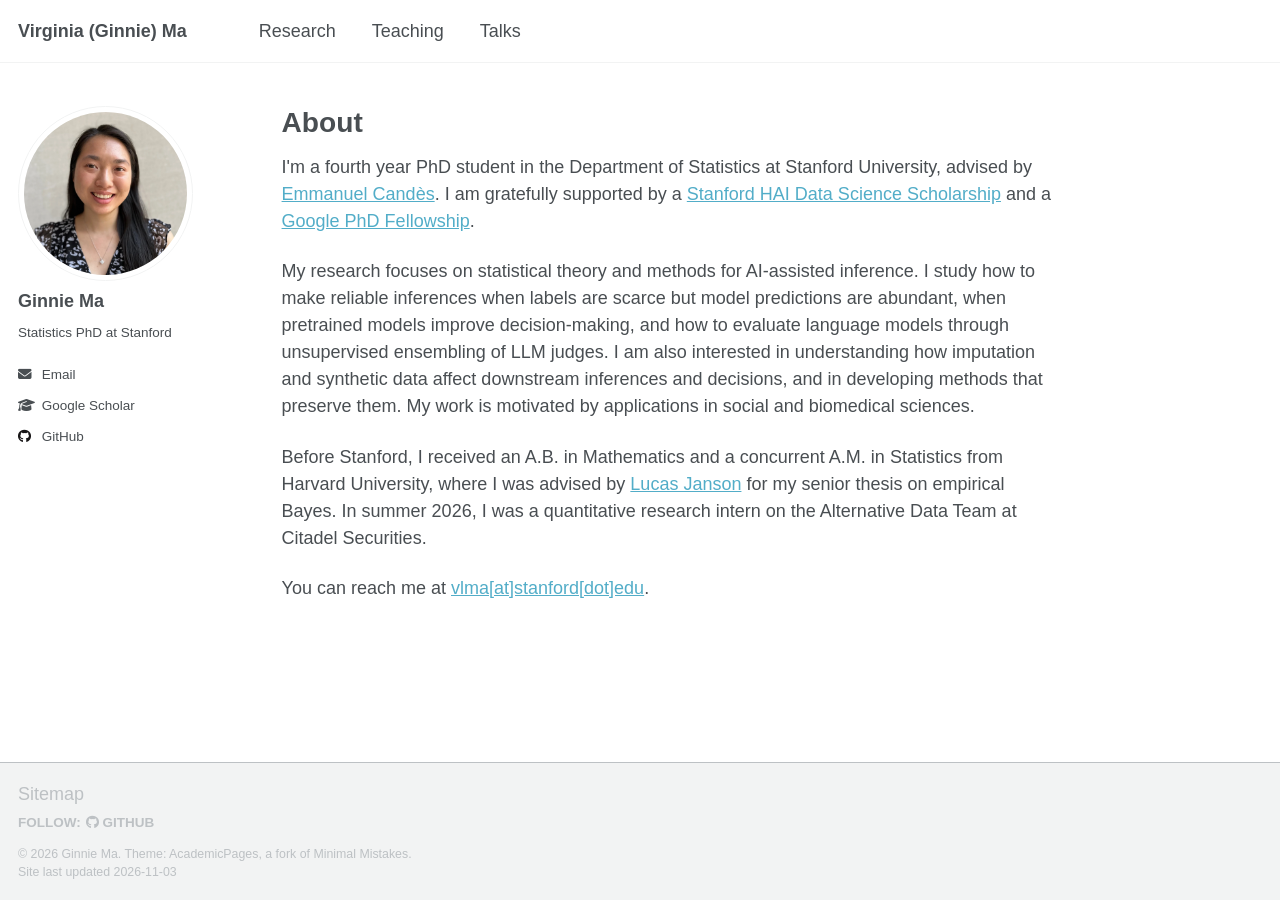
<file: index.html>
<!doctype html>
<html lang="en" class="no-js">
<head>
<meta charset="utf-8">
<meta name="google-site-verification" content="AZC-rvgbDxjz60yuVT1116D8VuGseo4nCwcIrmECuRU" />
<title>Virginia (Ginnie) Ma | Stanford Statistics</title>
<meta name="description" content="Ginnie Ma, Statistics PhD candidate at Stanford University. Research on AI-assisted inference, prediction-powered methods, and reliable LLM evaluation.">
<meta name="viewport" content="width=device-width, initial-scale=1">
<meta name="theme-color" content="#ffffff">
<meta property="og:site_name" content="Ginnie Ma">
<meta property="og:title" content="Virginia (Ginnie) Ma | Stanford Statistics">
<meta property="og:type" content="website">
<meta property="og:url" content="https://ginniema.github.io/">
<meta property="og:image" content="https://ginniema.github.io/assets/ginnie-ma.webp">
<link rel="canonical" href="https://ginniema.github.io/">
<link rel="icon" href="/assets/favicon.svg?v=gm-pink" type="image/svg+xml">
<link rel="stylesheet" href="/assets/css/main.css">
<link rel="stylesheet" href="/styles.css">
<script>document.documentElement.className = 'js';</script>
<script src="/script.js" defer></script>
</head>
<body>
<a class="screen-reader-shortcut" href="#main">Skip to content</a>
<div class="masthead"><div class="masthead__inner-wrap"><div class="masthead__menu">
<nav id="site-nav" class="greedy-nav" aria-label="Main navigation">
<button type="button" class="hidden" id="menu-toggle" aria-controls="mobile-menu" aria-expanded="false" aria-label="Toggle navigation"><span class="navicon" aria-hidden="true"></span></button>
<ul class="visible-links"><li class="masthead__menu-item masthead__menu-item--lg persist"><a href="/" aria-current="page">Virginia (Ginnie) Ma</a></li><li class="masthead__menu-item"><a href="/research/">Research</a></li><li class="masthead__menu-item"><a href="/teaching/">Teaching</a></li><li class="masthead__menu-item"><a href="/talks/">Talks</a></li></ul>
<ul class="hidden-links hidden" id="mobile-menu"></ul>
</nav>
</div></div></div>
<div id="main" role="main" tabindex="-1">
<aside class="sidebar sticky" aria-label="About Ginnie Ma">
<div itemscope itemtype="https://schema.org/Person">
<div class="author__avatar"><img src="/assets/ginnie-ma.webp" class="author__avatar" alt="Ginnie Ma" width="1000" height="1000" fetchpriority="high" itemprop="image"></div>
<div class="author__content"><h3 class="author__name" itemprop="name">Ginnie Ma</h3><p class="author__bio">Statistics PhD at Stanford</p></div>
<div class="author__urls-wrapper">
<button class="btn btn--inverse" id="follow-toggle" type="button" aria-expanded="false" aria-controls="profile-links">Follow</button>
<ul class="author__urls social-icons" id="profile-links">
<li><a href="mailto:vlma@stanford.edu"><i class="fas fa-fw fa-envelope icon-pad-right" aria-hidden="true"></i>Email</a></li>
<li><a href="https://scholar.google.com/citations?user=46VlMlsAAAAJ&amp;hl=en"><i class="fas fa-fw fa-graduation-cap icon-pad-right" aria-hidden="true"></i>Google Scholar</a></li>
<li><a href="https://github.com/ginniema"><i class="fab fa-fw fa-github icon-pad-right" aria-hidden="true"></i>GitHub</a></li>
</ul>
</div></div>
</aside>
<article class="page"><div class="page__inner-wrap"><section class="page__content">
<h1 id="about">About</h1>
<p>I'm a fourth year PhD student in the Department of Statistics at Stanford University, advised by <a href="https://candes.su.domains/">Emmanuel Candès</a>. I am gratefully supported by a <a href="https://hai.stanford.edu/about/people?filterBy=graduate-fellows&amp;self=true">Stanford HAI Data Science Scholarship</a> and a <a href="https://research.google/programs-and-events/phd-fellowship/recipients/">Google PhD Fellowship</a>.</p>
<p>My research focuses on statistical theory and methods for AI-assisted inference. I study how to make reliable inferences when labels are scarce but model predictions are abundant, when pretrained models improve decision-making, and how to evaluate language models through unsupervised ensembling of LLM judges. I am also interested in understanding how imputation and synthetic data affect downstream inferences and decisions, and in developing methods that preserve them. My work is motivated by applications in social and biomedical sciences.</p>
<p>Before Stanford, I received an A.B. in Mathematics and a concurrent A.M. in Statistics from Harvard University, where I was advised by <a href="https://lucasjanson.fas.harvard.edu/">Lucas Janson</a> for my senior thesis on empirical Bayes. In summer 2026, I was a quantitative research intern on the Alternative Data Team at Citadel Securities.</p>
<p>You can reach me at <a href="mailto:vlma@stanford.edu">vlma[at]stanford[dot]edu</a>.</p>
</section></div></article>
</div>
<div class="page__footer"><footer>
<a href="/sitemap/">Sitemap</a>
<div class="page__footer-follow"><ul class="social-icons"><li><strong>Follow:</strong></li><li><a href="https://github.com/ginniema"><i class="fab fa-github" aria-hidden="true"></i> GitHub</a></li></ul></div>
<div class="page__footer-copyright">&copy; 2026 Ginnie Ma. Theme: <a href="https://github.com/academicpages/academicpages.github.io">AcademicPages</a>, a fork of <a href="https://mademistakes.com/work/minimal-mistakes-jekyll-theme/">Minimal Mistakes</a>.<br>Site last updated 2026-11-03</div>
</footer></div>
</body>
</html>
</file>
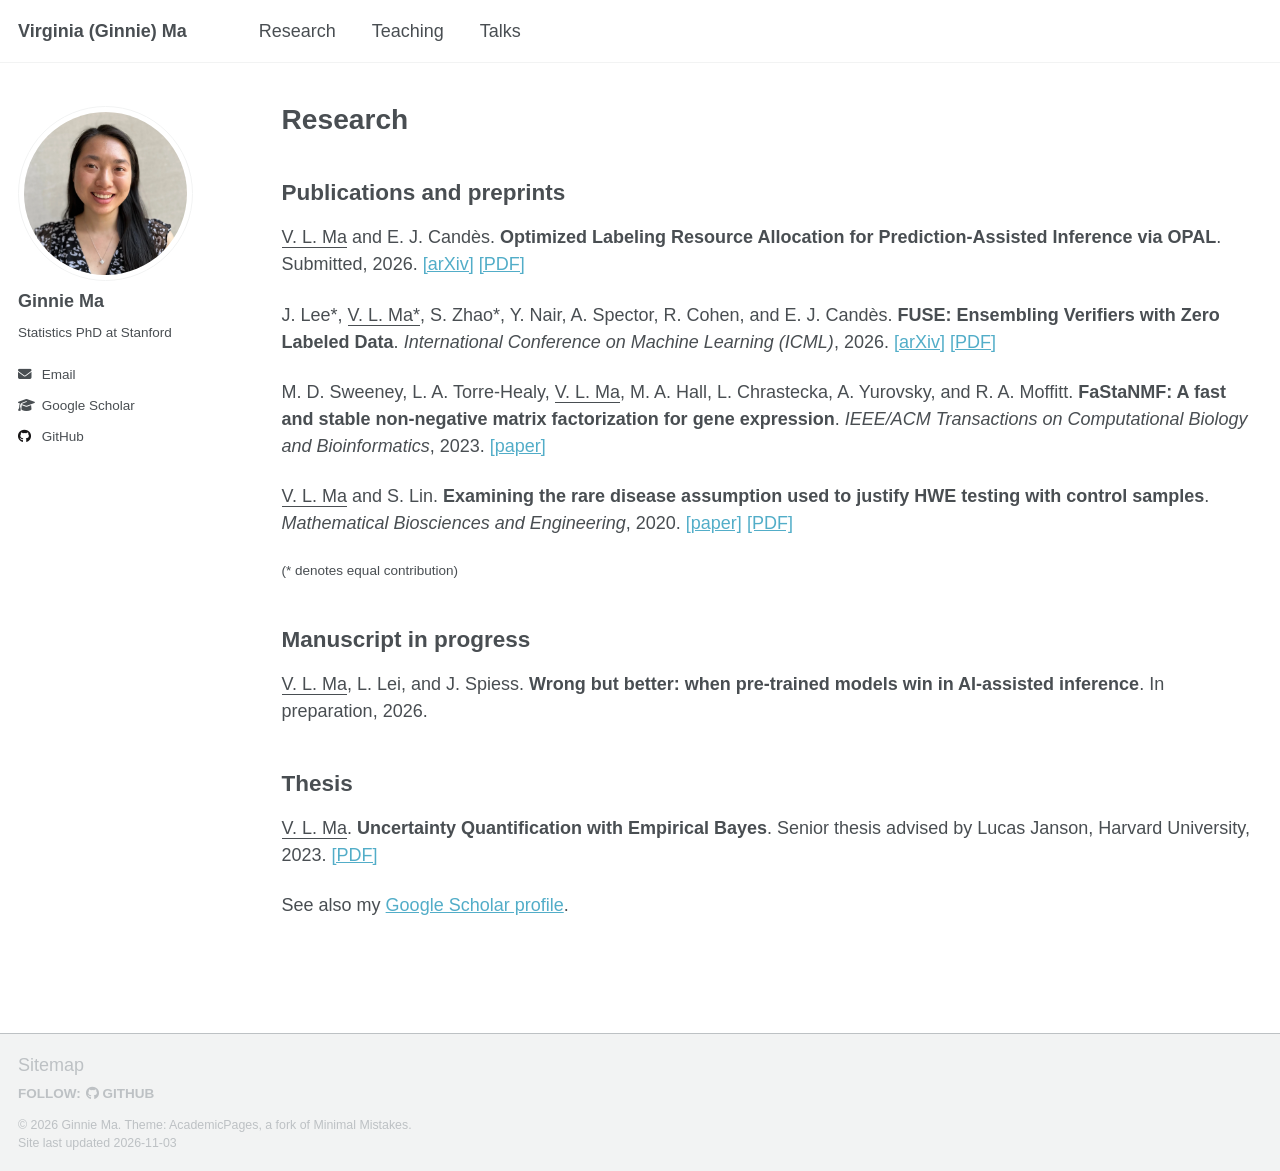
<file: research/index.html>
<!doctype html>
<html lang="en" class="no-js">
<head>
<meta charset="utf-8">
<title>Research - Ginnie Ma</title>
<meta name="description" content="Ginnie Ma, Statistics PhD candidate at Stanford University. Research on AI-assisted inference, prediction-powered methods, and reliable LLM evaluation.">
<meta name="viewport" content="width=device-width, initial-scale=1">
<meta name="theme-color" content="#ffffff">
<meta property="og:site_name" content="Ginnie Ma">
<meta property="og:title" content="Research - Ginnie Ma">
<meta property="og:type" content="website">
<meta property="og:url" content="https://ginniema.github.io/research/">
<meta property="og:image" content="https://ginniema.github.io/assets/ginnie-ma.webp">
<link rel="canonical" href="https://ginniema.github.io/research/">
<link rel="icon" href="/assets/favicon.svg?v=gm-pink" type="image/svg+xml">
<link rel="stylesheet" href="/assets/css/main.css">
<link rel="stylesheet" href="/styles.css">
<script>document.documentElement.className = 'js';</script>
<script src="/script.js" defer></script>
</head>
<body>
<a class="screen-reader-shortcut" href="#main">Skip to content</a>
<div class="masthead"><div class="masthead__inner-wrap"><div class="masthead__menu">
<nav id="site-nav" class="greedy-nav" aria-label="Main navigation">
<button type="button" class="hidden" id="menu-toggle" aria-controls="mobile-menu" aria-expanded="false" aria-label="Toggle navigation"><span class="navicon" aria-hidden="true"></span></button>
<ul class="visible-links"><li class="masthead__menu-item masthead__menu-item--lg persist"><a href="/">Virginia (Ginnie) Ma</a></li><li class="masthead__menu-item"><a href="/research/" aria-current="page">Research</a></li><li class="masthead__menu-item"><a href="/teaching/">Teaching</a></li><li class="masthead__menu-item"><a href="/talks/">Talks</a></li></ul>
<ul class="hidden-links hidden" id="mobile-menu"></ul>
</nav>
</div></div></div>
<div id="main" role="main" tabindex="-1">
<aside class="sidebar sticky" aria-label="About Ginnie Ma">
<div itemscope itemtype="https://schema.org/Person">
<div class="author__avatar"><img src="/assets/ginnie-ma.webp" class="author__avatar" alt="Ginnie Ma" width="1000" height="1000" fetchpriority="high" itemprop="image"></div>
<div class="author__content"><h3 class="author__name" itemprop="name">Ginnie Ma</h3><p class="author__bio">Statistics PhD at Stanford</p></div>
<div class="author__urls-wrapper">
<button class="btn btn--inverse" id="follow-toggle" type="button" aria-expanded="false" aria-controls="profile-links">Follow</button>
<ul class="author__urls social-icons" id="profile-links">
<li><a href="mailto:vlma@stanford.edu"><i class="fas fa-fw fa-envelope icon-pad-right" aria-hidden="true"></i>Email</a></li>
<li><a href="https://scholar.google.com/citations?user=46VlMlsAAAAJ&amp;hl=en"><i class="fas fa-fw fa-graduation-cap icon-pad-right" aria-hidden="true"></i>Google Scholar</a></li>
<li><a href="https://github.com/ginniema"><i class="fab fa-fw fa-github icon-pad-right" aria-hidden="true"></i>GitHub</a></li>
</ul>
</div></div>
</aside>
<div class="archive">
<h1 class="page__title">Research</h1>
<h2>Publications and preprints</h2>
<p><u>V. L. Ma</u> and E. J. Candès. <b>Optimized Labeling Resource Allocation for Prediction-Assisted Inference via OPAL</b>. Submitted, 2026. <a href="https://arxiv.org/abs/2606.03211">[arXiv]</a> <a href="https://arxiv.org/pdf/2606.03211">[PDF]</a></p>
<p>J. Lee*, <u>V. L. Ma*</u>, S. Zhao*, Y. Nair, A. Spector, R. Cohen, and E. J. Candès. <b>FUSE: Ensembling Verifiers with Zero Labeled Data</b>. <i>International Conference on Machine Learning (ICML)</i>, 2026. <a href="https://arxiv.org/abs/2604.18547">[arXiv]</a> <a href="https://arxiv.org/pdf/2604.18547">[PDF]</a></p>
<p>M. D. Sweeney, L. A. Torre-Healy, <u>V. L. Ma</u>, M. A. Hall, L. Chrastecka, A. Yurovsky, and R. A. Moffitt. <b>FaStaNMF: A fast and stable non-negative matrix factorization for gene expression</b>. <i>IEEE/ACM Transactions on Computational Biology and Bioinformatics</i>, 2023. <a href="https://ieeexplore.ieee.org/document/10187695/">[paper]</a></p>
<p><u>V. L. Ma</u> and S. Lin. <b>Examining the rare disease assumption used to justify HWE testing with control samples</b>. <i>Mathematical Biosciences and Engineering</i>, 2020. <a href="https://doi.org/10.3934/mbe.2020004">[paper]</a> <a href="https://www.aimspress.com/aimspress-data/mbe/2020/1/PDF/mbe-17-01-004.pdf">[PDF]</a></p>
<p class="small">(* denotes equal contribution)</p>
<h2>Manuscript in progress</h2>
<p><u>V. L. Ma</u>, L. Lei, and J. Spiess. <b>Wrong but better: when pre-trained models win in AI-assisted inference</b>. In preparation, 2026.</p>
<h2>Thesis</h2>
<p><u>V. L. Ma</u>. <b>Uncertainty Quantification with Empirical Bayes</b>. Senior thesis advised by Lucas Janson, Harvard University, 2023. <a href="https://live-hu-math.pantheonsite.io/wp-content/uploads/Ginnie-Ma-Thesis.pdf">[PDF]</a></p>
<p>See also my <a href="https://scholar.google.com/citations?user=46VlMlsAAAAJ&amp;hl=en">Google Scholar profile</a>.</p>
</div>
</div>
<div class="page__footer"><footer>
<a href="/sitemap/">Sitemap</a>
<div class="page__footer-follow"><ul class="social-icons"><li><strong>Follow:</strong></li><li><a href="https://github.com/ginniema"><i class="fab fa-github" aria-hidden="true"></i> GitHub</a></li></ul></div>
<div class="page__footer-copyright">&copy; 2026 Ginnie Ma. Theme: <a href="https://github.com/academicpages/academicpages.github.io">AcademicPages</a>, a fork of <a href="https://mademistakes.com/work/minimal-mistakes-jekyll-theme/">Minimal Mistakes</a>.<br>Site last updated 2026-11-03</div>
</footer></div>
</body>
</html>
</file>
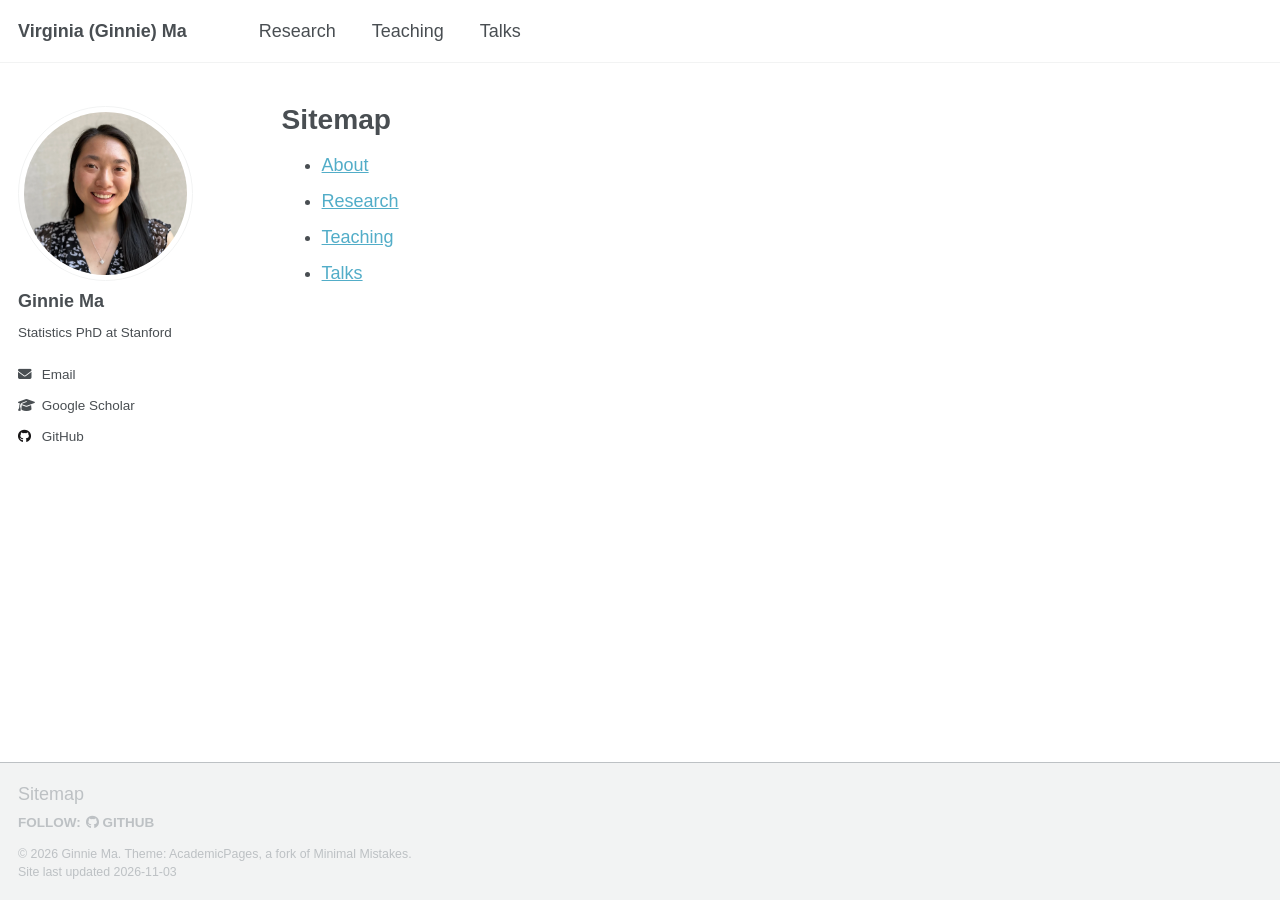
<file: sitemap/index.html>
<!doctype html>
<html lang="en" class="no-js">
<head>
<meta charset="utf-8">
<title>Sitemap - Ginnie Ma</title>
<meta name="description" content="Ginnie Ma, Statistics PhD candidate at Stanford University. Research on AI-assisted inference, prediction-powered methods, and reliable LLM evaluation.">
<meta name="viewport" content="width=device-width, initial-scale=1">
<meta name="theme-color" content="#ffffff">
<meta property="og:site_name" content="Ginnie Ma">
<meta property="og:title" content="Sitemap - Ginnie Ma">
<meta property="og:type" content="website">
<meta property="og:url" content="https://ginniema.github.io/sitemap/">
<meta property="og:image" content="https://ginniema.github.io/assets/ginnie-ma.webp">
<link rel="canonical" href="https://ginniema.github.io/sitemap/">
<link rel="icon" href="/assets/favicon.svg?v=gm-pink" type="image/svg+xml">
<link rel="stylesheet" href="/assets/css/main.css">
<link rel="stylesheet" href="/styles.css">
<script>document.documentElement.className = 'js';</script>
<script src="/script.js" defer></script>
</head>
<body>
<a class="screen-reader-shortcut" href="#main">Skip to content</a>
<div class="masthead"><div class="masthead__inner-wrap"><div class="masthead__menu">
<nav id="site-nav" class="greedy-nav" aria-label="Main navigation">
<button type="button" class="hidden" id="menu-toggle" aria-controls="mobile-menu" aria-expanded="false" aria-label="Toggle navigation"><span class="navicon" aria-hidden="true"></span></button>
<ul class="visible-links"><li class="masthead__menu-item masthead__menu-item--lg persist"><a href="/">Virginia (Ginnie) Ma</a></li><li class="masthead__menu-item"><a href="/research/">Research</a></li><li class="masthead__menu-item"><a href="/teaching/">Teaching</a></li><li class="masthead__menu-item"><a href="/talks/">Talks</a></li></ul>
<ul class="hidden-links hidden" id="mobile-menu"></ul>
</nav>
</div></div></div>
<div id="main" role="main" tabindex="-1">
<aside class="sidebar sticky" aria-label="About Ginnie Ma">
<div itemscope itemtype="https://schema.org/Person">
<div class="author__avatar"><img src="/assets/ginnie-ma.webp" class="author__avatar" alt="Ginnie Ma" width="1000" height="1000" fetchpriority="high" itemprop="image"></div>
<div class="author__content"><h3 class="author__name" itemprop="name">Ginnie Ma</h3><p class="author__bio">Statistics PhD at Stanford</p></div>
<div class="author__urls-wrapper">
<button class="btn btn--inverse" id="follow-toggle" type="button" aria-expanded="false" aria-controls="profile-links">Follow</button>
<ul class="author__urls social-icons" id="profile-links">
<li><a href="mailto:vlma@stanford.edu"><i class="fas fa-fw fa-envelope icon-pad-right" aria-hidden="true"></i>Email</a></li>
<li><a href="https://scholar.google.com/citations?user=46VlMlsAAAAJ&amp;hl=en"><i class="fas fa-fw fa-graduation-cap icon-pad-right" aria-hidden="true"></i>Google Scholar</a></li>
<li><a href="https://github.com/ginniema"><i class="fab fa-fw fa-github icon-pad-right" aria-hidden="true"></i>GitHub</a></li>
</ul>
</div></div>
</aside>
<div class="archive">
<h1 class="page__title">Sitemap</h1>
<ul>
<li><a href="/">About</a></li>
<li><a href="/research/">Research</a></li>
<li><a href="/teaching/">Teaching</a></li>
<li><a href="/talks/">Talks</a></li>
</ul>
</div>
</div>
<div class="page__footer"><footer>
<a href="/sitemap/">Sitemap</a>
<div class="page__footer-follow"><ul class="social-icons"><li><strong>Follow:</strong></li><li><a href="https://github.com/ginniema"><i class="fab fa-github" aria-hidden="true"></i> GitHub</a></li></ul></div>
<div class="page__footer-copyright">&copy; 2026 Ginnie Ma. Theme: <a href="https://github.com/academicpages/academicpages.github.io">AcademicPages</a>, a fork of <a href="https://mademistakes.com/work/minimal-mistakes-jekyll-theme/">Minimal Mistakes</a>.<br>Site last updated 2026-11-03</div>
</footer></div>
</body>
</html>
</file>
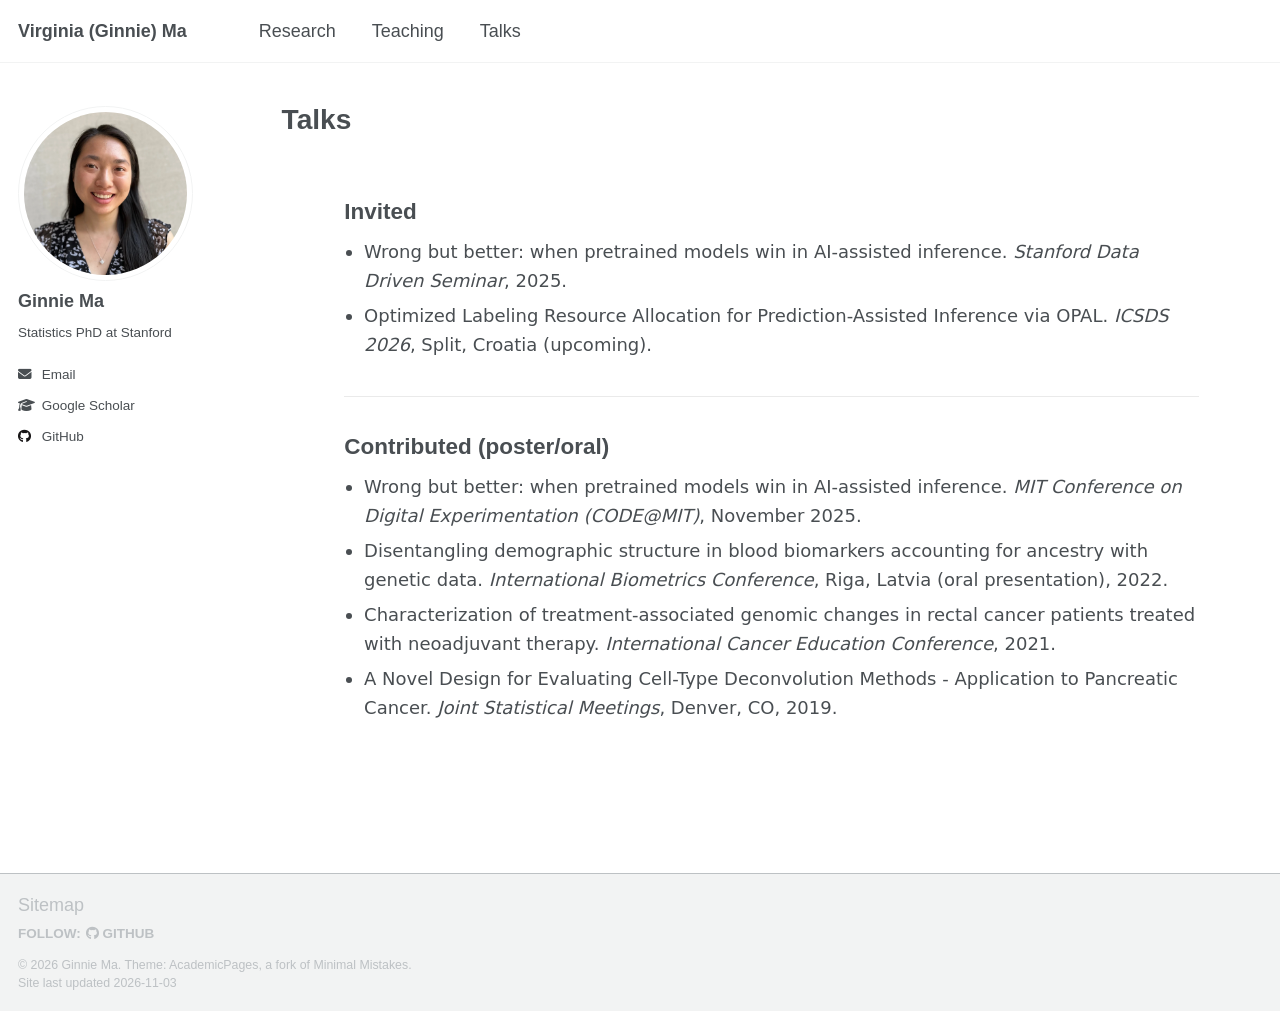
<file: talks/index.html>
<!doctype html>
<html lang="en" class="no-js">
<head>
<meta charset="utf-8">
<title>Talks - Ginnie Ma</title>
<meta name="description" content="Ginnie Ma, Statistics PhD candidate at Stanford University. Research on AI-assisted inference, prediction-powered methods, and reliable LLM evaluation.">
<meta name="viewport" content="width=device-width, initial-scale=1">
<meta name="theme-color" content="#ffffff">
<meta property="og:site_name" content="Ginnie Ma">
<meta property="og:title" content="Talks - Ginnie Ma">
<meta property="og:type" content="website">
<meta property="og:url" content="https://ginniema.github.io/talks/">
<meta property="og:image" content="https://ginniema.github.io/assets/ginnie-ma.webp">
<link rel="canonical" href="https://ginniema.github.io/talks/">
<link rel="icon" href="/assets/favicon.svg?v=gm-pink" type="image/svg+xml">
<link rel="stylesheet" href="/assets/css/main.css">
<link rel="stylesheet" href="/styles.css">
<script>document.documentElement.className = 'js';</script>
<script src="/script.js" defer></script>
</head>
<body>
<a class="screen-reader-shortcut" href="#main">Skip to content</a>
<div class="masthead"><div class="masthead__inner-wrap"><div class="masthead__menu">
<nav id="site-nav" class="greedy-nav" aria-label="Main navigation">
<button type="button" class="hidden" id="menu-toggle" aria-controls="mobile-menu" aria-expanded="false" aria-label="Toggle navigation"><span class="navicon" aria-hidden="true"></span></button>
<ul class="visible-links"><li class="masthead__menu-item masthead__menu-item--lg persist"><a href="/">Virginia (Ginnie) Ma</a></li><li class="masthead__menu-item"><a href="/research/">Research</a></li><li class="masthead__menu-item"><a href="/teaching/">Teaching</a></li><li class="masthead__menu-item"><a href="/talks/" aria-current="page">Talks</a></li></ul>
<ul class="hidden-links hidden" id="mobile-menu"></ul>
</nav>
</div></div></div>
<div id="main" role="main" tabindex="-1">
<aside class="sidebar sticky" aria-label="About Ginnie Ma">
<div itemscope itemtype="https://schema.org/Person">
<div class="author__avatar"><img src="/assets/ginnie-ma.webp" class="author__avatar" alt="Ginnie Ma" width="1000" height="1000" fetchpriority="high" itemprop="image"></div>
<div class="author__content"><h3 class="author__name" itemprop="name">Ginnie Ma</h3><p class="author__bio">Statistics PhD at Stanford</p></div>
<div class="author__urls-wrapper">
<button class="btn btn--inverse" id="follow-toggle" type="button" aria-expanded="false" aria-controls="profile-links">Follow</button>
<ul class="author__urls social-icons" id="profile-links">
<li><a href="mailto:vlma@stanford.edu"><i class="fas fa-fw fa-envelope icon-pad-right" aria-hidden="true"></i>Email</a></li>
<li><a href="https://scholar.google.com/citations?user=46VlMlsAAAAJ&amp;hl=en"><i class="fas fa-fw fa-graduation-cap icon-pad-right" aria-hidden="true"></i>Google Scholar</a></li>
<li><a href="https://github.com/ginniema"><i class="fab fa-fw fa-github icon-pad-right" aria-hidden="true"></i>GitHub</a></li>
</ul>
</div></div>
</aside>
<div class="archive">
<h1 class="page__title">Talks</h1>
<section class="talks">
<h2>Invited</h2>
<ul>
<li>Wrong but better: when pretrained models win in AI-assisted inference. <i>Stanford Data Driven Seminar</i>, 2025.</li>
<li>Optimized Labeling Resource Allocation for Prediction-Assisted Inference via OPAL. <i>ICSDS 2026</i>, Split, Croatia (upcoming).</li>
</ul>
<hr>
<h2>Contributed (poster/oral)</h2>
<ul>
<li>Wrong but better: when pretrained models win in AI-assisted inference. <i>MIT Conference on Digital Experimentation (CODE@MIT)</i>, November 2025.</li>
<li>Disentangling demographic structure in blood biomarkers accounting for ancestry with genetic data. <i>International Biometrics Conference</i>, Riga, Latvia (oral presentation), 2022.</li>
<li>Characterization of treatment-associated genomic changes in rectal cancer patients treated with neoadjuvant therapy. <i>International Cancer Education Conference</i>, 2021.</li>
<li>A Novel Design for Evaluating Cell-Type Deconvolution Methods - Application to Pancreatic Cancer. <i>Joint Statistical Meetings</i>, Denver, CO, 2019.</li>
</ul>
</section>
</div>
</div>
<div class="page__footer"><footer>
<a href="/sitemap/">Sitemap</a>
<div class="page__footer-follow"><ul class="social-icons"><li><strong>Follow:</strong></li><li><a href="https://github.com/ginniema"><i class="fab fa-github" aria-hidden="true"></i> GitHub</a></li></ul></div>
<div class="page__footer-copyright">&copy; 2026 Ginnie Ma. Theme: <a href="https://github.com/academicpages/academicpages.github.io">AcademicPages</a>, a fork of <a href="https://mademistakes.com/work/minimal-mistakes-jekyll-theme/">Minimal Mistakes</a>.<br>Site last updated 2026-11-03</div>
</footer></div>
</body>
</html>
</file>
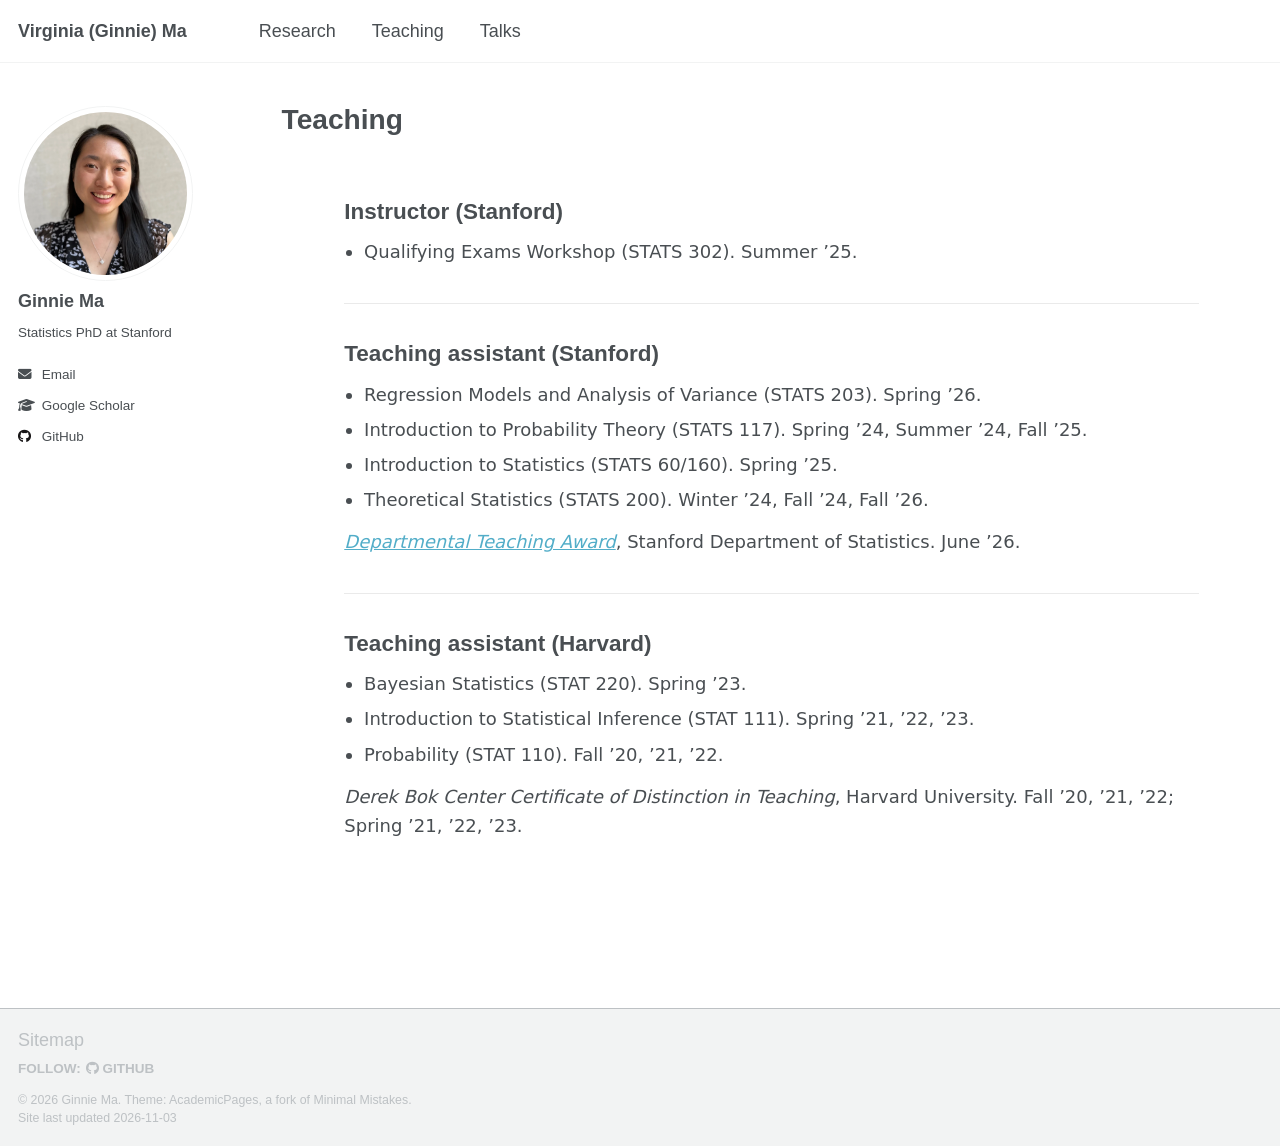
<file: teaching/index.html>
<!doctype html>
<html lang="en" class="no-js">
<head>
<meta charset="utf-8">
<title>Teaching - Ginnie Ma</title>
<meta name="description" content="Ginnie Ma, Statistics PhD candidate at Stanford University. Research on AI-assisted inference, prediction-powered methods, and reliable LLM evaluation.">
<meta name="viewport" content="width=device-width, initial-scale=1">
<meta name="theme-color" content="#ffffff">
<meta property="og:site_name" content="Ginnie Ma">
<meta property="og:title" content="Teaching - Ginnie Ma">
<meta property="og:type" content="website">
<meta property="og:url" content="https://ginniema.github.io/teaching/">
<meta property="og:image" content="https://ginniema.github.io/assets/ginnie-ma.webp">
<link rel="canonical" href="https://ginniema.github.io/teaching/">
<link rel="icon" href="/assets/favicon.svg?v=gm-pink" type="image/svg+xml">
<link rel="stylesheet" href="/assets/css/main.css">
<link rel="stylesheet" href="/styles.css">
<script>document.documentElement.className = 'js';</script>
<script src="/script.js" defer></script>
</head>
<body>
<a class="screen-reader-shortcut" href="#main">Skip to content</a>
<div class="masthead"><div class="masthead__inner-wrap"><div class="masthead__menu">
<nav id="site-nav" class="greedy-nav" aria-label="Main navigation">
<button type="button" class="hidden" id="menu-toggle" aria-controls="mobile-menu" aria-expanded="false" aria-label="Toggle navigation"><span class="navicon" aria-hidden="true"></span></button>
<ul class="visible-links"><li class="masthead__menu-item masthead__menu-item--lg persist"><a href="/">Virginia (Ginnie) Ma</a></li><li class="masthead__menu-item"><a href="/research/">Research</a></li><li class="masthead__menu-item"><a href="/teaching/" aria-current="page">Teaching</a></li><li class="masthead__menu-item"><a href="/talks/">Talks</a></li></ul>
<ul class="hidden-links hidden" id="mobile-menu"></ul>
</nav>
</div></div></div>
<div id="main" role="main" tabindex="-1">
<aside class="sidebar sticky" aria-label="About Ginnie Ma">
<div itemscope itemtype="https://schema.org/Person">
<div class="author__avatar"><img src="/assets/ginnie-ma.webp" class="author__avatar" alt="Ginnie Ma" width="1000" height="1000" fetchpriority="high" itemprop="image"></div>
<div class="author__content"><h3 class="author__name" itemprop="name">Ginnie Ma</h3><p class="author__bio">Statistics PhD at Stanford</p></div>
<div class="author__urls-wrapper">
<button class="btn btn--inverse" id="follow-toggle" type="button" aria-expanded="false" aria-controls="profile-links">Follow</button>
<ul class="author__urls social-icons" id="profile-links">
<li><a href="mailto:vlma@stanford.edu"><i class="fas fa-fw fa-envelope icon-pad-right" aria-hidden="true"></i>Email</a></li>
<li><a href="https://scholar.google.com/citations?user=46VlMlsAAAAJ&amp;hl=en"><i class="fas fa-fw fa-graduation-cap icon-pad-right" aria-hidden="true"></i>Google Scholar</a></li>
<li><a href="https://github.com/ginniema"><i class="fab fa-fw fa-github icon-pad-right" aria-hidden="true"></i>GitHub</a></li>
</ul>
</div></div>
</aside>
<div class="archive">
<h1 class="page__title">Teaching</h1>
<section class="teaching">
<h2>Instructor (Stanford)</h2>
<ul><li>Qualifying Exams Workshop (STATS 302). Summer ’25.</li></ul>
<hr>
<h2>Teaching assistant (Stanford)</h2>
<ul>
<li>Regression Models and Analysis of Variance (STATS 203). Spring ’26.</li>
<li>Introduction to Probability Theory (STATS 117). Spring ’24, Summer ’24, Fall ’25.</li>
<li>Introduction to Statistics (STATS 60/160). Spring ’25.</li>
<li>Theoretical Statistics (STATS 200). Winter ’24, Fall ’24, Fall ’26.</li>
</ul>
<p><i><a href="https://statistics.stanford.edu/news/2026-statistics-teaching-assistant-awards">Departmental Teaching Award</a></i>, Stanford Department of Statistics. June ’26.</p>
<hr>
<h2>Teaching assistant (Harvard)</h2>
<ul>
<li>Bayesian Statistics (STAT 220). Spring ’23.</li>
<li>Introduction to Statistical Inference (STAT 111). Spring ’21, ’22, ’23.</li>
<li>Probability (STAT 110). Fall ’20, ’21, ’22.</li>
</ul>
<p><i>Derek Bok Center Certificate of Distinction in Teaching</i>, Harvard University. Fall ’20, ’21, ’22; Spring ’21, ’22, ’23.</p>
</section>
</div>
</div>
<div class="page__footer"><footer>
<a href="/sitemap/">Sitemap</a>
<div class="page__footer-follow"><ul class="social-icons"><li><strong>Follow:</strong></li><li><a href="https://github.com/ginniema"><i class="fab fa-github" aria-hidden="true"></i> GitHub</a></li></ul></div>
<div class="page__footer-copyright">&copy; 2026 Ginnie Ma. Theme: <a href="https://github.com/academicpages/academicpages.github.io">AcademicPages</a>, a fork of <a href="https://mademistakes.com/work/minimal-mistakes-jekyll-theme/">Minimal Mistakes</a>.<br>Site last updated 2026-11-03</div>
</footer></div>
</body>
</html>
</file>
<file: assets/css/main.css>
:root{--global-base-color: #7a8288;--global-bg-color: #fff;--global-footer-bg-color: #f2f3f3;--global-border-color: #f2f3f3;--global-dark-border-color: #bdc1c4;--global-code-background-color: #fafafa;--global-code-text-color: #313436;--global-fig-caption-color: mix(#fff, #494e52, 25%);--global-link-color: #52adc8;--global-link-color-hover: mix(#000, #2f7f93, 25%);--global-link-color-visited: mix(#fff, #2f7f93, 25%);--global-masthead-link-color: #494e52;--global-masthead-link-color-hover: mix(#000, #7a8288, 25%);--global-text-color: #494e52;--global-text-color-light: #bdc1c4;--global-thead-color: #f2f3f3}html[data-theme="dark"]{--global-base-color: #474747;--global-bg-color: #474747;--global-footer-bg-color: #474747;--global-border-color: #bdc1c4;--global-dark-border-color: #dadada;--global-code-background-color: #fafafa;--global-code-text-color: #313436;--global-fig-caption-color: #bdc1c4;--global-link-color: #0ea1c5;--global-link-color-hover: #0b7994;--global-link-color-visited: #4ab9d4;--global-masthead-link-color: #fff;--global-masthead-link-color-hover: #dadada;--global-text-color: #fff;--global-text-color-light: #f3f3f3;--global-thead-color: #ededed}a:focus{outline:thin dotted #f89406;outline:5px auto #f89406;outline-offset:-2px}*,*:before,*:after{-moz-box-sizing:border-box;-webkit-box-sizing:border-box;box-sizing:border-box}html{box-sizing:border-box;background-color:var(--global-bg-color);font-size:16px;-webkit-text-size-adjust:100%;-ms-text-size-adjust:100%}@media (min-width: 48em){html{font-size:18px}}body{margin:0}::-moz-selection{color:#fff;background:#000}::selection{color:#fff;background:#000}article,aside,details,figcaption,figure,footer,header,hgroup,main,nav,section{display:block}audio,canvas,video{display:inline-block;*display:inline;*zoom:1}audio:not([controls]){display:none}a{color:var(--global-link-color)}a:hover,a:active{outline:0}sub,sup{position:relative;font-size:75%;line-height:0;vertical-align:baseline}sup{top:-0.5em}sub{bottom:-0.25em}img{max-width:100%;width:auto\9;height:auto;vertical-align:middle;border:0;-ms-interpolation-mode:bicubic}#map_canvas img,.google-maps img{max-width:none}button,input,select,textarea{margin:0;font-size:100%;vertical-align:middle}button,input{*overflow:visible;line-height:normal}button::-moz-focus-inner,input::-moz-focus-inner{padding:0;border:0}button,html input[type="button"],input[type="reset"],input[type="submit"]{-webkit-appearance:button;cursor:pointer}label,select,button,input[type="button"],input[type="reset"],input[type="submit"],input[type="radio"],input[type="checkbox"]{cursor:pointer}input[type="search"]{box-sizing:content-box;-webkit-appearance:textfield}input[type="search"]::-webkit-search-decoration,input[type="search"]::-webkit-search-cancel-button{-webkit-appearance:none}textarea{overflow:auto;vertical-align:top}html{position:relative;min-height:100%}body{color:var(--global-text-color);background-color:var(--global-bg-color);margin:0;padding:70px 0 0;padding-bottom:9em;font-family:-apple-system,".SFNSText-Regular","San Francisco","Roboto","Segoe UI","Helvetica Neue","Lucida Grande",Arial,sans-serif;line-height:1.5}body.overflow--hidden{overflow:hidden}h1,h2,h3,h4,h5,h6{margin:2em 0 0.5em;line-height:1.2;font-family:-apple-system,".SFNSText-Regular","San Francisco","Roboto","Segoe UI","Helvetica Neue","Lucida Grande",Arial,sans-serif;font-weight:bold}h1{margin-top:0;font-size:1.563em}h2{font-size:1.25em}h3{font-size:1em}h4{font-size:.75em}h5{font-size:.75em}h6{font-size:.75em}small,.small{font-size:.75em}p{margin-bottom:1.3em}u,ins{text-decoration:none;border-bottom:1px solid var(--global-text-color)}u a,ins a{color:inherit}del a{color:inherit}p,pre,blockquote,ul,ol,dl,figure,table,fieldset{orphans:3;widows:3}abbr[title],abbr[data-original-title]{text-decoration:none;cursor:help;border-bottom:1px dotted var(--global-text-color)}blockquote{margin:2em 1em 2em 0;padding-left:1em;padding-right:1em;font-style:italic;border-left:0.25em solid var(--global-border-color)}blockquote cite{font-style:italic}blockquote cite:before{content:"\2014";padding-right:5px}a:hover,a:active{outline:0}tt,code,kbd,samp,pre{font-family:Monaco,Consolas,"Lucida Console",monospace}pre{overflow-x:auto}a>code,figcaption>code,li>code,p>code,td>code{color:var(--global-code-text-color);padding-top:0.1rem;padding-bottom:0.1rem;font-size:.75em;background:var(--global-code-background-color);border:1px solid var(--global-thead-color);border-radius:4px;box-shadow:0 1px 1px rgba(0,0,0,0.125)}a>code:before,a>code:after,figcaption>code:before,figcaption>code:after,li>code:before,li>code:after,p>code:before,p>code:after,td>code:before,td>code:after{letter-spacing:-0.2em;content:"\00a0"}a>code{color:inherit}pre>code{color:var(--global-code-text-color)}hr{display:block;margin:1em 0;border:0;border-top:1px solid var(--global-border-color)}ul li,ol li{margin-bottom:0.5em}li ul,li ol{margin-top:0.5em}figure{display:-webkit-box;display:flex;-webkit-box-pack:justify;justify-content:space-between;-webkit-box-align:start;align-items:flex-start;flex-wrap:wrap;margin:2em 0}figure img,figure iframe,figure .fluid-width-video-wrapper{margin-bottom:1em}figure img{width:100%;border-radius:4px;-webkit-transition:all 0.2s ease-in-out;transition:all 0.2s ease-in-out}figure>a{display:block}@media (min-width: 37.5em){figure.half>a,figure.half>img{width:calc(50% - 0.5em)}}figure.half figcaption{width:100%}@media (min-width: 37.5em){figure.third>a,figure.third>img{width:calc(33.3333% - 0.5em)}}figure.third figcaption{width:100%}figcaption{margin-bottom:0.5em;color:var(--global-fig-caption-color);font-family:Georgia,Times,serif;font-size:.75em}figcaption a{color:inherit;text-decoration:none;border-bottom:1px solid var(--global-border-color);-webkit-transition:all 0.2s ease-in-out;transition:all 0.2s ease-in-out}figcaption a:hover{color:#000;border-bottom-color:#000}svg:not(:root){overflow:hidden}nav ul{margin:0;padding:0}nav li{list-style:none}nav a{text-decoration:none}nav ul li,nav ol li{margin-bottom:0}nav li ul,nav li ol{margin-top:0}@-webkit-keyframes intro{0%{opacity:0}100%{opacity:1}}@keyframes intro{0%{opacity:0}100%{opacity:1}}b,i,strong,em,blockquote,p,q,span,figure,img,h1,h2,header,input,a,tr,td,form button,input[type="submit"],.btn,#goog-wm-sb,.highlight,.archive__item-teaser{-webkit-transition:all 0.2s ease-in-out;transition:all 0.2s ease-in-out}@media print{.masthead,.toc,.page__share,.page__related,.ads,.page__footer{display:none}}.hidden{display:none;visibility:hidden}.load{display:none}.transparent{opacity:0}.visually-hidden,.screen-reader-text,.screen-reader-text span,.screen-reader-shortcut{position:absolute !important;clip:rect(1px, 1px, 1px, 1px);height:1px !important;width:1px !important;border:0 !important;overflow:hidden}body:hover .visually-hidden a,body:hover .visually-hidden input,body:hover .visually-hidden button{display:none !important}.screen-reader-text:focus,.screen-reader-shortcut:focus{clip:auto !important;height:auto !important;width:auto !important;display:block;font-size:1em;font-weight:bold;padding:15px 23px 14px;background:#fff;z-index:100000;text-decoration:none;box-shadow:0 0 2px 2px rgba(0,0,0,0.6)}.skip-link{position:fixed;z-index:20;margin:0;font-family:-apple-system,".SFNSText-Regular","San Francisco","Roboto","Segoe UI","Helvetica Neue","Lucida Grande",Arial,sans-serif;white-space:nowrap}.skip-link li{height:0;width:0;list-style:none}.text-left{text-align:left}.text-center{text-align:center}.text-right{text-align:right}.text-justify{text-align:justify}.text-nowrap{white-space:nowrap}.cf{clear:both}.wrapper{max-width:925px;margin-left:auto;margin-right:auto}.wrapper:after{content:" ";display:block;clear:both}.wordwrap{white-space:pre-wrap;white-space:-moz-pre-wrap;white-space:-pre-wrap;white-space:-o-pre-wrap;word-wrap:break-word}.align-left{display:block;margin-left:auto;margin-right:auto}@media (min-width: 37.5em){.align-left{float:left;margin-right:1em}}.align-right{display:block;margin-left:auto;margin-right:auto}@media (min-width: 37.5em){.align-right{float:right;margin-left:1em}}.align-center{display:block;margin-left:auto;margin-right:auto}@media (min-width: 57.8125em){.full{margin-right:-19.4915254237% !important}}.icon{display:inline-block;fill:currentColor;width:1em;height:1.1em;line-height:1;position:relative;top:-0.1em;vertical-align:middle}.icon-pad-right{padding-right:0.5em;margin-right:0.5em}.social-icons .fa{color:#000}.social-icons .fa-bluesky,.social-icons .fa-bluesky-square{color:#1184fe}.social-icons .fa-behance,.social-icons .fa-behance-square{color:#1769FF}.social-icons .fa-dribbble{color:#ea4c89}.social-icons .fa-facebook,.social-icons .fa-facebook-square{color:#3b5998}.social-icons .fa-flickr{color:#ff0084}.social-icons .fa-foursquare{color:#0072b1}.social-icons .fa-github,.social-icons .fa-github-alt,.social-icons .fa-github-square{color:#171516}.social-icons .fa-google-plus,.social-icons .fa-google-plus-square{color:#dd4b39}.social-icons .fa-instagram{color:#517fa4}.social-icons .fa-kaggle,.social-icons .fa-kaggle-square{color:#20c0ff}.social-icons .fa-lastfm,.social-icons .fa-lastfm-square{color:#d51007}.social-icons .fa-linkedin,.social-icons .fa-linkedin-square{color:#007bb6}.social-icons .fa-mastodon,.social-icons .fa-mastodon-square{color:#6364ff}.social-icons .ai-orcid,.social-icons .ai-orcid-square{color:#a6ce39}.social-icons .fa-pinterest,.social-icons .fa-pinterest-p,.social-icons .fa-pinterest-square{color:#cb2027}.social-icons .fa-rss,.social-icons .fa-rss-square{color:#fa9b39}.social-icons .fa-soundcloud{color:#f30}.social-icons .fa-stack-exchange,.social-icons .fa-stack-overflow{color:#fe7a15}.social-icons .fa-tumblr,.social-icons .fa-tumblr-square{color:#32506d}.social-icons .fa-twitter,.social-icons .fa-twitter-square{color:#55acee}.social-icons .fa-vimeo,.social-icons .fa-vimeo-square{color:#1ab7ea}.social-icons .fa-vine{color:#00bf8f}.social-icons .fa-youtube,.social-icons .fa-youtube-square,.social-icons .fa-youtube-play{color:#b00}.social-icons .fa-xing,.social-icons .fa-xing-square{color:#006567}.navicon{position:relative;width:28px;height:4px;background:#fff;margin:auto;-webkit-transition:0.3s;transition:0.3s}.navicon:before,.navicon:after{content:"";position:absolute;left:0;width:28px;height:4px;background:#fff;-webkit-transition:0.3s;transition:0.3s}.navicon:before{top:-8px}.navicon:after{bottom:-8px}.close .navicon{background:transparent}.close .navicon:before,.close .navicon:after{-webkit-transform-origin:50% 50%;-ms-transform-origin:50% 50%;transform-origin:50% 50%;top:0;width:28px}.close .navicon:before{-webkit-transform:rotate3d(0, 0, 1, 45deg);transform:rotate3d(0, 0, 1, 45deg)}.close .navicon:after{-webkit-transform:rotate3d(0, 0, 1, -45deg);transform:rotate3d(0, 0, 1, -45deg)}@media (min-width: 57.8125em){.sticky{clear:both;position:-webkit-sticky;position:sticky;top:2em}.sticky::after{clear:both;content:"";display:table}.sticky>*{display:block}}.well{min-height:20px;padding:19px;margin-bottom:20px;background-color:#f5f5f5;border:1px solid #e3e3e3;border-radius:4px;box-shadow:inset 0 1px 1px rgba(0,0,0,0.05)}.show-modal{overflow:hidden;position:relative}.show-modal:before{position:absolute;content:"";top:0;left:0;width:100%;height:100%;z-index:999;background-color:rgba(255,255,255,0.85)}.show-modal .modal{display:block}.modal{display:none;position:fixed;width:300px;top:50%;left:50%;margin-left:-150px;margin-top:-150px;min-height:0;z-index:9999;background:#fff;border:1px solid var(--global-border-color);border-radius:4px;box-shadow:0 1px 1px rgba(0,0,0,0.125)}.modal__title{margin:0;padding:0.5em 1em}.modal__supporting-text{padding:0 1em 0.5em 1em}.modal__actions{padding:0.5em 1em;border-top:1px solid var(--global-border-color)}.footnote{color:var(--global-text-color-light);text-decoration:none}.footnotes{color:var(--global-text-color-light)}.footnotes ol,.footnotes li,.footnotes p{margin-bottom:0;font-size:.75em}a.reversefootnote{color:var(--global-text-color-light);text-decoration:none}a.reversefootnote:hover{text-decoration:underline}.required{color:#ee5f5b;font-weight:bold}table{margin-bottom:1em;width:100%;font-family:-apple-system,".SFNSText-Regular","San Francisco","Roboto","Segoe UI","Helvetica Neue","Lucida Grande",Arial,sans-serif;font-size:.75em;border-collapse:collapse;border:1px solid var(--global-border-color)}table+table{margin-top:1em}thead{background-color:var(--global-border-color);border-bottom:1px solid var(--global-border-color)}th{padding:0.5em;font-weight:bold;text-align:left;border-right:1px solid var(--global-border-color)}td{padding:0.5em;border-bottom:1px solid var(--global-border-color);border-right:1px solid var(--global-border-color)}tr,td,th{vertical-align:middle}.btn,#goog-wm-sb{display:inline-block;margin-bottom:0.25em;padding:0.5em 1em;color:#fff !important;font-family:-apple-system,".SFNSText-Regular","San Francisco","Roboto","Segoe UI","Helvetica Neue","Lucida Grande",Arial,sans-serif;font-size:.75em;font-weight:bold;text-align:center;text-decoration:none;background-color:var(--global-base-color);border:0 !important;border-radius:4px;cursor:pointer}.btn:hover,#goog-wm-sb:hover{background-color:#333}.btn .icon,#goog-wm-sb .icon{margin-right:0.5em}.btn .icon+.hidden,#goog-wm-sb .icon+.hidden{margin-left:-0.5em}.btn--block{display:block;width:100%}.btn--block+.btn--block{margin-top:0.25em}.btn--inverse{color:var(--global-text-color-light) !important;border:1px solid var(--global-border-color) !important;background-color:var(--global-bg-color)}.btn--inverse:hover{color:#fff !important;border-color:var(--global-text-color-light)}.btn--light-outline{border:1px solid #fff !important;background-color:transparent}.btn--info{background-color:#2f7f93}.btn--info:hover{background-color:#266676}.btn--warning{background-color:#f89406}.btn--warning:hover{background-color:#c67605}.btn--success{background-color:#62c462}.btn--success:hover{background-color:#4e9d4e}.btn--danger{background-color:#ee5f5b}.btn--danger:hover{background-color:#be4c49}.btn--disabled{pointer-events:none;cursor:not-allowed;filter:alpha(opacity=65);box-shadow:none;opacity:0.65}.btn--bluesky{background-color:#1184fe}.btn--bluesky:hover{background-color:#0e6acb}.btn--facebook{background-color:#3b5998}.btn--facebook:hover{background-color:#2f477a}.btn--twitter{background-color:#55acee}.btn--twitter:hover{background-color:#448abe}.btn--google-plus{background-color:#dd4b39}.btn--google-plus:hover{background-color:#b13c2e}.btn--linkedin{background-color:#007bb6}.btn--linkedin:hover{background-color:#006292}.btn--x-large{font-size:1.25em}.btn--large{font-size:1em}.btn--small{font-size:.6875em}.notice{margin:2em 0 !important;padding:1em;font-family:-apple-system,".SFNSText-Regular","San Francisco","Roboto","Segoe UI","Helvetica Neue","Lucida Grande",Arial,sans-serif;font-size:.75em !important;text-indent:initial;background-color:#f2f3f3;border-radius:4px;box-shadow:0 1px 1px rgba(122,130,136,0.25);color:var(--global-code-text-color)}.notice h4{margin-top:0 !important;margin-bottom:0.75em}.page__content .notice h4{margin-bottom:0;font-size:1em}.notice p:last-child{margin-bottom:0 !important}.notice h4+p{margin-top:0;padding-top:0}.notice a{color:#7a8288}.notice a:hover{color:#494e52}.notice code{background-color:#f8f9f9}.notice ul:last-child{margin-bottom:0}.notice--primary{margin:2em 0 !important;padding:1em;font-family:-apple-system,".SFNSText-Regular","San Francisco","Roboto","Segoe UI","Helvetica Neue","Lucida Grande",Arial,sans-serif;font-size:.75em !important;text-indent:initial;background-color:#f2f3f3;border-radius:4px;box-shadow:0 1px 1px rgba(122,130,136,0.25);color:var(--global-code-text-color)}.notice--primary h4{margin-top:0 !important;margin-bottom:0.75em}.page__content .notice--primary h4{margin-bottom:0;font-size:1em}.notice--primary p:last-child{margin-bottom:0 !important}.notice--primary h4+p{margin-top:0;padding-top:0}.notice--primary a{color:#7a8288}.notice--primary a:hover{color:#494e52}.notice--primary code{background-color:#f8f9f9}.notice--primary ul:last-child{margin-bottom:0}.notice--info{margin:2em 0 !important;padding:1em;font-family:-apple-system,".SFNSText-Regular","San Francisco","Roboto","Segoe UI","Helvetica Neue","Lucida Grande",Arial,sans-serif;font-size:.75em !important;text-indent:initial;background-color:#eaf2f4;border-radius:4px;box-shadow:0 1px 1px rgba(47,127,147,0.25);color:var(--global-code-text-color)}.notice--info h4{margin-top:0 !important;margin-bottom:0.75em}.page__content .notice--info h4{margin-bottom:0;font-size:1em}.notice--info p:last-child{margin-bottom:0 !important}.notice--info h4+p{margin-top:0;padding-top:0}.notice--info a{color:#2f7f93}.notice--info a:hover{color:#1c4c58}.notice--info code{background-color:#f5f9fa}.notice--info ul:last-child{margin-bottom:0}.notice--warning{margin:2em 0 !important;padding:1em;font-family:-apple-system,".SFNSText-Regular","San Francisco","Roboto","Segoe UI","Helvetica Neue","Lucida Grande",Arial,sans-serif;font-size:.75em !important;text-indent:initial;background-color:#fef4e6;border-radius:4px;box-shadow:0 1px 1px rgba(248,148,6,0.25);color:var(--global-code-text-color)}.notice--warning h4{margin-top:0 !important;margin-bottom:0.75em}.page__content .notice--warning h4{margin-bottom:0;font-size:1em}.notice--warning p:last-child{margin-bottom:0 !important}.notice--warning h4+p{margin-top:0;padding-top:0}.notice--warning a{color:#f89406}.notice--warning a:hover{color:#955904}.notice--warning code{background-color:#fffaf3}.notice--warning ul:last-child{margin-bottom:0}.notice--success{margin:2em 0 !important;padding:1em;font-family:-apple-system,".SFNSText-Regular","San Francisco","Roboto","Segoe UI","Helvetica Neue","Lucida Grande",Arial,sans-serif;font-size:.75em !important;text-indent:initial;background-color:#eff9ef;border-radius:4px;box-shadow:0 1px 1px rgba(98,196,98,0.25);color:var(--global-code-text-color)}.notice--success h4{margin-top:0 !important;margin-bottom:0.75em}.page__content .notice--success h4{margin-bottom:0;font-size:1em}.notice--success p:last-child{margin-bottom:0 !important}.notice--success h4+p{margin-top:0;padding-top:0}.notice--success a{color:#62c462}.notice--success a:hover{color:#3b763b}.notice--success code{background-color:#f7fcf7}.notice--success ul:last-child{margin-bottom:0}.notice--danger{margin:2em 0 !important;padding:1em;font-family:-apple-system,".SFNSText-Regular","San Francisco","Roboto","Segoe UI","Helvetica Neue","Lucida Grande",Arial,sans-serif;font-size:.75em !important;text-indent:initial;background-color:#fdefef;border-radius:4px;box-shadow:0 1px 1px rgba(238,95,91,0.25);color:var(--global-code-text-color)}.notice--danger h4{margin-top:0 !important;margin-bottom:0.75em}.page__content .notice--danger h4{margin-bottom:0;font-size:1em}.notice--danger p:last-child{margin-bottom:0 !important}.notice--danger h4+p{margin-top:0;padding-top:0}.notice--danger a{color:#ee5f5b}.notice--danger a:hover{color:#8f3937}.notice--danger code{background-color:#fef7f7}.notice--danger ul:last-child{margin-bottom:0}.masthead{position:fixed;background:var(--global-bg-color);height:fit-content;top:0;width:100%;-webkit-animation:intro 0.3s both;animation:intro 0.3s both;-webkit-animation-delay:0.15s;animation-delay:0.15s;z-index:20}.masthead::after{content:"";position:absolute;bottom:0;height:1px;background:var(--global-border-color);width:100%}.masthead__inner-wrap{max-width:925px;margin-left:auto;margin-right:auto;clear:both;padding:0.5em 1em;font-family:-apple-system,".SFNSText-Regular","San Francisco","Roboto","Segoe UI","Helvetica Neue","Lucida Grande",Arial,sans-serif}.masthead__inner-wrap:after{content:" ";display:block;clear:both}.masthead__inner-wrap::after{clear:both;content:"";display:table}@media (min-width: 80em){.masthead__inner-wrap{max-width:1280px}}.masthead__inner-wrap nav{z-index:10}.masthead__inner-wrap a{text-decoration:none}.masthead__menu ul{margin:0;padding:0;clear:both;list-style-type:none}.masthead__menu-item{background-color:var(--global-bg-color);display:block;list-style-type:none;white-space:nowrap}.masthead__menu-item--lg{padding-right:2em;font-weight:700}.breadcrumbs{max-width:925px;margin-left:auto;margin-right:auto;clear:both;margin-top:0;margin-bottom:0;padding-left:2em;padding-right:2em;font-family:-apple-system,".SFNSText-Regular","San Francisco","Roboto","Segoe UI","Helvetica Neue","Lucida Grande",Arial,sans-serif;-webkit-animation:intro 0.3s both;animation:intro 0.3s both;-webkit-animation-delay:0.30s;animation-delay:0.30s}.breadcrumbs:after{content:" ";display:block;clear:both}.breadcrumbs::after{clear:both;content:"";display:table}@media (min-width: 57.8125em){.breadcrumbs{padding-left:1em;padding-right:1em}}@media (min-width: 80em){.breadcrumbs{max-width:1280px}}.breadcrumbs ol{padding:0;list-style:none;font-size:.75em}@media (min-width: 57.8125em){.breadcrumbs ol{width:83.0508474576%;float:right;margin-right:0}}@media (min-width: 80em){.breadcrumbs ol{padding-left:4.2372881356%}}.breadcrumbs li{display:inline}.breadcrumbs .current{font-weight:bold}.pagination{clear:both;width:100%;float:left;margin-left:0;margin-right:0;clear:both;margin-top:1em;padding-top:1em}.pagination::after{clear:both;content:"";display:table}.pagination ul{margin:0;padding:0;list-style-type:none;font-family:-apple-system,".SFNSText-Regular","San Francisco","Roboto","Segoe UI","Helvetica Neue","Lucida Grande",Arial,sans-serif}.pagination li{display:block;float:left;margin-left:-1px}.pagination li a{margin-bottom:0.25em;padding:0.5em 1em;font-family:-apple-system,".SFNSText-Regular","San Francisco","Roboto","Segoe UI","Helvetica Neue","Lucida Grande",Arial,sans-serif;font-size:14px;font-weight:bold;line-height:1.5;text-align:center;text-decoration:none;color:var(--global-text-color-light);border:1px solid var(--global-border-color);border-radius:0}.pagination li a:hover{color:var(--global-link-color-hover)}.pagination li a.current{color:#fff;background:var(--global-base-color)}.pagination li a.disabled{color:var(--global-text-color-light);pointer-events:none;cursor:not-allowed}.pagination li:first-child{margin-left:0}.pagination li:first-child a{border-top-left-radius:4px;border-bottom-left-radius:4px}.pagination li:last-child a{border-top-right-radius:4px;border-bottom-right-radius:4px}.pagination--pager{display:block;padding:1em 2em;float:left;width:50%;font-family:-apple-system,".SFNSText-Regular","San Francisco","Roboto","Segoe UI","Helvetica Neue","Lucida Grande",Arial,sans-serif;font-size:1em;font-weight:bold;text-align:center;text-decoration:none;color:var(--global-text-color-light);border:1px solid var(--global-border-color);border-radius:4px}.pagination--pager:hover{color:var(--global-link-color-hover)}.pagination--pager:first-child{border-top-right-radius:0;border-bottom-right-radius:0}.pagination--pager:last-child{margin-left:-1px;border-top-left-radius:0;border-bottom-left-radius:0}.pagination--pager.disabled{color:var(--global-text-color-light);pointer-events:none;cursor:not-allowed}.page__content+.pagination,.page__meta+.pagination,.comment__date+.pagination,.page__share+.pagination,.page__comments+.pagination{margin-top:2em;padding-top:2em;border-top:1px solid var(--global-border-color)}.greedy-nav{position:relative;min-width:250px;background:var(--global-bg-color)}.greedy-nav a{display:block;margin:0 1rem;padding:0.5rem 0;color:var(--global-masthead-link-color);text-decoration:none}.greedy-nav a:hover{color:var(--global-masthead-link-color-hover)}.greedy-nav button{position:absolute;height:2.5rem;right:0;padding:0 0.5rem;border:0;outline:none;background-color:var(--global-base-color);color:#fff;cursor:pointer;z-index:100}.greedy-nav .visible-links{display:table}.greedy-nav .visible-links li{display:table-cell;vertical-align:middle}.greedy-nav .visible-links li:first-child{font-weight:bold;text-wrap:wrap}.greedy-nav .visible-links li:first-child a{margin-left:0}.greedy-nav .visible-links li:last-child a{margin-right:0}.greedy-nav .visible-links #theme-toggle a{width:25px;display:flex;justify-content:center;cursor:pointer}.greedy-nav .visible-links a{position:relative}.greedy-nav .visible-links a:before{content:"";position:absolute;left:0;bottom:0;height:4px;background:var(--global-border-color);width:100%;-webkit-transition:all 0.2s ease-in-out;transition:all 0.2s ease-in-out;-webkit-transform:scaleX(0);-ms-transform:scaleX(0);transform:scaleX(0)}.greedy-nav .visible-links a:hover:before{-webkit-transform:scaleX(1);-ms-transform:scaleX(1);transform:scaleX(1)}.greedy-nav .hidden-links{position:absolute;top:100%;right:0;margin-top:15px;padding:5px;border:1px solid var(--global-border-color);border-radius:4px;background:#fff;box-shadow:0 0 10px rgba(0,0,0,0.25)}.greedy-nav .hidden-links a{margin:0;padding:10px 20px;font-size:1em}.greedy-nav .hidden-links a:hover{color:var(--global-masthead-link-color-hover);background:var(--global-border-color)}.greedy-nav .hidden-links:before{content:"";position:absolute;top:-11px;right:10px;width:0;border-style:solid;border-width:0 10px 10px;border-color:var(--global-border-color) transparent;display:block;z-index:0}.greedy-nav .hidden-links:after{content:"";position:absolute;top:-10px;right:10px;width:0;border-style:solid;border-width:0 10px 10px;border-color:#fff transparent;display:block;z-index:1}.greedy-nav .hidden-links li{display:block;border-bottom:1px solid var(--global-border-color)}.greedy-nav .hidden-links li:last-child{border-bottom:none}.nav__list{font-size:1.25rem}.nav__list ul{margin-bottom:1em}.nav__list a{display:block;padding:0.125em 0;color:inherit}.nav__list a:hover{text-decoration:underline}.nav__list .active{margin-left:-0.5em;padding-left:0.5em;padding-right:0.5em;color:#fff;font-weight:bold;background:var(--global-base-color);border-radius:4px}.nav__list .active:hover{color:#fff}.nav__title{margin:0;padding:0.5rem 1rem;font-family:-apple-system,".SFNSText-Regular","San Francisco","Roboto","Segoe UI","Helvetica Neue","Lucida Grande",Arial,sans-serif;font-size:1em;font-weight:bold}.nav__sub-title{display:block;margin:0.5rem 0;padding:0.5rem 0;font-family:-apple-system,".SFNSText-Regular","San Francisco","Roboto","Segoe UI","Helvetica Neue","Lucida Grande",Arial,sans-serif;font-size:.75em;font-weight:bold;text-transform:uppercase;border-bottom:1px solid var(--global-border-color)}.toc{font-family:-apple-system,".SFNSText-Regular","San Francisco","Roboto","Segoe UI","Helvetica Neue","Lucida Grande",Arial,sans-serif;color:var(--global-text-color-light);text-transform:uppercase;letter-spacing:1px;background-color:#fff;border:1px solid var(--global-border-color);border-radius:4px;box-shadow:0 1px 1px rgba(0,0,0,0.125)}.toc .nav__title{color:#fff;font-size:.75em;background:var(--global-base-color);border-top-left-radius:4px;border-top-right-radius:4px}.toc__menu{margin:0;padding:0;width:100%;list-style:none;font-size:0.8rem}.toc__menu a{display:block;padding:0.5rem 1rem;color:var(--global-code-text-color);font-size:.6875em;font-weight:bold;line-height:1.5;border-bottom:1px solid var(--global-border-color);text-decoration-line:none !important}.toc__menu a:hover{color:#000;background:var(--global-link-color-hover)}.toc__menu>li:last-child a{border-bottom:none}.toc__menu li ul>li a{padding-left:2rem;font-weight:normal}.toc__menu li>ul li{display:none}@media (min-width: 48em){.toc__menu li>ul li{display:block}}.page__footer{clear:both;background-color:var(--global-footer-bg-color);color:var(--global-text-color-light);float:left;margin-left:0;margin-right:0;width:100%;clear:both;position:absolute;bottom:0em;height:auto;margin-top:3em;-webkit-animation:intro 0.3s both;animation:intro 0.3s both;-webkit-animation-delay:0.45s;animation-delay:0.45s;border-top:1px solid var(--global-dark-border-color)}.page__footer::after{clear:both;content:"";display:table}.page__footer footer{clear:both;margin-left:auto;margin-right:auto;margin-top:1em;max-width:100%;padding:0 1em 1em}.page__footer footer::after{clear:both;content:"";display:table}@media (min-width: 80em){.page__footer footer{max-width:1280px}}.page__footer a{color:inherit;text-decoration:none}.page__footer a:hover{text-decoration:underline}.page__footer .fas,.page__footer .fab,.page__footer .far,.page__footer .fal{color:var(--global-text-color-light)}.page__footer-copyright{font-family:-apple-system,".SFNSText-Regular","San Francisco","Roboto","Segoe UI","Helvetica Neue","Lucida Grande",Arial,sans-serif;font-size:.6875em}.page__footer-follow ul{margin:0;padding:0;list-style-type:none}.page__footer-follow li{display:inline-block;padding-top:5px;padding-bottom:5px;font-family:-apple-system,".SFNSText-Regular","San Francisco","Roboto","Segoe UI","Helvetica Neue","Lucida Grande",Arial,sans-serif;font-size:.75em;text-transform:uppercase}.page__footer-follow li+li:before{content:"";padding-right:5px}.page__footer-follow a{padding-right:10px;font-weight:bold}.page__footer-follow .social-icons a{white-space:nowrap}div.highlighter-rouge,figure.highlight{position:relative;margin-bottom:1em;padding:1em;border:1px solid var(--global-border-color);border-radius:4px;background-color:var(--global-code-background-color);box-shadow:0 1px 1px rgba(0,0,0,0.125);font-size:1.25em}div.highlighter-rouge:before,figure.highlight:before{position:absolute;top:0;right:0;padding:0.5em;background-color:#f2f3f3;content:"\f121";font-family:"Font Awesome 6 Free" !important;font-size:.75em;line-height:1;text-transform:none;speak:none}div.highlighter-rouge .highlight,figure.highlight .highlight{margin:0;font-family:Monaco,Consolas,"Lucida Console",monospace;font-size:.75em;line-height:1.8}.highlight table td{padding:5px}.highlight table pre{margin:0}.highlight .c{color:#93a1a1}.highlight .err{color:#586e75}.highlight .g{color:#586e75}.highlight .k{color:#859900}.highlight .l{color:#586e75}.highlight .n{color:#586e75}.highlight .o{color:#859900}.highlight .x{color:#cb4b16}.highlight .p{color:#586e75}.highlight .cm{color:#93a1a1}.highlight .cp{color:#859900}.highlight .c1{color:#93a1a1}.highlight .cs{color:#859900}.highlight .gd{color:#2aa198}.highlight .ge{color:#586e75;font-style:italic}.highlight .gr{color:#dc322f}.highlight .gh{color:#cb4b16}.highlight .gi{color:#859900}.highlight .go{color:#586e75}.highlight .gp{color:#586e75}.highlight .gs{color:#586e75;font-weight:bold}.highlight .gu{color:#cb4b16}.highlight .gt{color:#586e75}.highlight .kc{color:#cb4b16}.highlight .kd{color:#22b3eb}.highlight .kn{color:#859900}.highlight .kp{color:#859900}.highlight .kr{color:#22b3eb}.highlight .kt{color:#dc322f}.highlight .ld{color:#586e75}.highlight .m{color:#2aa198}.highlight .s{color:#2aa198}.highlight .na{color:#586e75}.highlight .nb{color:#B58900}.highlight .nc{color:#22b3eb}.highlight .no{color:#cb4b16}.highlight .nd{color:#22b3eb}.highlight .ni{color:#cb4b16}.highlight .ne{color:#cb4b16}.highlight .nf{color:#22b3eb}.highlight .nl{color:#586e75}.highlight .nn{color:#586e75}.highlight .nx{color:#586e75}.highlight .py{color:#586e75}.highlight .nt{color:#22b3eb}.highlight .nv{color:#22b3eb}.highlight .ow{color:#859900}.highlight .w{color:#586e75}.highlight .mf{color:#2aa198}.highlight .mh{color:#2aa198}.highlight .mi{color:#2aa198}.highlight .mo{color:#2aa198}.highlight .sb{color:#93a1a1}.highlight .sc{color:#2aa198}.highlight .sd{color:#586e75}.highlight .s2{color:#2aa198}.highlight .se{color:#cb4b16}.highlight .sh{color:#586e75}.highlight .si{color:#2aa198}.highlight .sx{color:#2aa198}.highlight .sr{color:#dc322f}.highlight .s1{color:#2aa198}.highlight .ss{color:#2aa198}.highlight .bp{color:#22b3eb}.highlight .vc{color:#22b3eb}.highlight .vg{color:#22b3eb}.highlight .vi{color:#22b3eb}.highlight .il{color:#2aa198}form{margin:0 0 5px 0}form fieldset{margin-bottom:5px;padding:0;border-width:0}form legend{display:block;width:100%;margin-bottom:10px;*margin-left:-7px;padding:0;color:var(--global-text-color);border:0;border-bottom:1px solid #ccc;white-space:normal}form p{margin-bottom:5px / 2}form ul{list-style-type:none;margin:0 0 5px 0;padding:0}form br{display:none}label,input,button,select,textarea{vertical-align:baseline;*vertical-align:middle}input,button,select,textarea{box-sizing:border-box;font-family:-apple-system,".SFNSText-Regular","San Francisco","Roboto","Segoe UI","Helvetica Neue","Lucida Grande",Arial,sans-serif}label{display:block;margin-bottom:0.25em;color:var(--global-text-color);cursor:pointer}label small{font-size:.75em}label input,label textarea,label select{display:block}input,textarea,select{display:inline-block;width:100%;padding:0.25em;margin-bottom:0.5em;color:var(--global-text-color);background-color:#fff;border:1px solid #ccc;border-radius:4px;box-shadow:0 1px 1px rgba(0,0,0,0.125)}input:hover,textarea:hover,select:hover{border-color:var(--global-base-color)}.input-mini{width:60px}.input-small{width:90px}input[type="image"],input[type="checkbox"],input[type="radio"]{width:auto;height:auto;padding:0;margin:3px 0;*margin-top:0;line-height:normal;cursor:pointer;border-radius:0;border:0 \9}input[type="checkbox"],input[type="radio"]{box-sizing:border-box;padding:0;*width:13px;*height:13px}input[type="image"]{border:0;box-shadow:none}input[type="file"]{width:auto;padding:initial;line-height:initial;border:initial;background-color:transparent;background-color:initial;box-shadow:none}input[type="button"],input[type="reset"],input[type="submit"]{width:auto;height:auto;cursor:pointer;*overflow:visible}select,input[type="file"]{*margin-top:4px}select{width:auto;background-color:#fff}select[multiple],select[size]{height:auto}textarea{resize:vertical;height:auto;overflow:auto;vertical-align:top}input[type="hidden"]{display:none}.form{position:relative}.radio,.checkbox{padding-left:18px;font-weight:normal}.radio input[type="radio"],.checkbox input[type="checkbox"]{float:left;margin-left:-18px}.radio.inline,.checkbox.inline{display:inline-block;padding-top:5px;margin-bottom:0;vertical-align:middle}.radio.inline+.radio.inline,.checkbox.inline+.checkbox.inline{margin-left:10px}input[disabled],select[disabled],textarea[disabled],input[readonly],select[readonly],textarea[readonly]{opacity:0.5;cursor:not-allowed}input:focus,textarea:focus{border-color:var(--global-border-color);outline:0;outline:thin dotted \9}input[type="file"]:focus,input[type="radio"]:focus,input[type="checkbox"]:focus,select:focus{box-shadow:none}.help-block,.help-inline{color:#2f7f93}.help-block{display:block;margin-bottom:1em;line-height:1em}.help-inline{display:inline-block;vertical-align:middle;padding-left:5px}.form-inline input,.form-inline textarea,.form-inline select{display:inline-block;margin-bottom:0}.form-inline label{display:inline-block}.form-inline .radio,.form-inline .checkbox,.form-inline .radio{padding-left:0;margin-bottom:0;vertical-align:middle}.form-inline .radio input[type="radio"],.form-inline .checkbox input[type="checkbox"]{float:left;margin-left:0;margin-right:3px}.form-search input,.form-search textarea,.form-search select{display:inline-block;margin-bottom:0}.form-search .search-query{padding-left:14px;padding-right:14px;margin-bottom:0;border-radius:14px}.form-search label{display:inline-block}.form-search .radio,.form-search .checkbox,.form-inline .radio{padding-left:0;margin-bottom:0;vertical-align:middle}.form-search .radio input[type="radio"],.form-search .checkbox input[type="checkbox"]{float:left;margin-left:0;margin-right:3px}.form--loading:before{content:''}.form--loading .form__spinner{display:block}.form:before{position:absolute;top:0;left:0;width:100%;height:100%;background-color:rgba(255,255,255,0.7);z-index:10}.form__spinner{display:none;position:absolute;top:50%;left:50%;z-index:11}#goog-fixurl ul{list-style:none;margin-left:0;padding-left:0}#goog-fixurl ul li{list-style-type:none}#goog-wm-qt{width:auto;margin-right:10px;margin-bottom:20px;padding:8px 20px;display:inline-block;font-size:.75em;background-color:#fff;color:#000;border-width:2px !important;border-style:solid !important;border-color:gray;border-radius:4px}#main{max-width:925px;margin-left:auto;margin-right:auto;clear:both;margin-top:2em;padding-left:1em;padding-right:1em;animation:intro 0.3s both;animation-delay:0.35s}#main:after{content:" ";display:block;clear:both}#main::after{clear:both;content:"";display:table}@media (min-width: 80em){#main{max-width:1280px}}@media (min-width: 57.8125em){.page{width:83.0508474576%;float:right;margin-right:0;padding-left:4.2372881356%;padding-right:16.9491525424%}}.page .page__inner-wrap{clear:both;width:100%;float:left;margin-left:0;margin-right:0}.page .page__inner-wrap .page__content,.page .page__inner-wrap .page__meta,.page .page__inner-wrap .comment__date,.page .page__inner-wrap .page__share{clear:both;width:100%;float:left;margin-left:0;margin-right:0}.page__title{margin-top:0;line-height:1}.page__title+.page__meta,.page__title+.comment__date{margin-top:-0.5em}.page__lead{font-family:-apple-system,".SFNSText-Regular","San Francisco","Roboto","Segoe UI","Helvetica Neue","Lucida Grande",Arial,sans-serif;font-size:1.25em}.page__content h2{padding-bottom:0.5em;border-bottom:1px solid var(--global-border-color)}.page__content p,.page__content li,.page__content dl{font-size:1em}.page__content p{margin:0 0 1.3em}.page__content a{text-decoration:underline}.page__content a:hover{text-decoration:underline}.page__content a:hover img{box-shadow:0 0 10px rgba(0,0,0,0.25)}.page__content dt{margin-top:1em;font-family:-apple-system,".SFNSText-Regular","San Francisco","Roboto","Segoe UI","Helvetica Neue","Lucida Grande",Arial,sans-serif;font-weight:bold}.page__content dd{margin-left:1em;font-family:-apple-system,".SFNSText-Regular","San Francisco","Roboto","Segoe UI","Helvetica Neue","Lucida Grande",Arial,sans-serif;font-size:.75em}.page__content .small{font-size:.75em}.page__content blockquote+.small{margin-top:-1.5em;padding-left:1.25rem}.page__hero{position:relative;margin-bottom:2em;clear:both;animation:intro 0.3s both;animation-delay:0.25s}.page__hero::after{clear:both;content:"";display:table}.page__hero--overlay{position:relative;margin-bottom:2em;padding:3em 0;clear:both;background-size:cover;background-repeat:no-repeat;background-position:center;animation:intro 0.3s both;animation-delay:0.25s}.page__hero--overlay::after{clear:both;content:"";display:table}.page__hero--overlay a{color:#fff}.page__hero--overlay .wrapper{padding-left:1em;padding-right:1em}@media (min-width: 80em){.page__hero--overlay .wrapper{max-width:1280px}}.page__hero--overlay .page__title,.page__hero--overlay .page__meta,.page__hero--overlay .comment__date,.page__hero--overlay .page__lead,.page__hero--overlay .btn,.page__hero--overlay #goog-wm-sb{color:#fff;text-shadow:1px 1px 4px rgba(0,0,0,0.5)}.page__hero--overlay .page__lead{max-width:768px}.page__hero--overlay .page__title{font-size:1.953em}@media (min-width: 37.5em){.page__hero--overlay .page__title{font-size:2.441em}}.page__hero-image{width:100%;height:auto;-ms-interpolation-mode:bicubic}.page__hero-caption{position:absolute;bottom:0;right:0;margin:0 auto;padding:2px 5px;color:#fff;font-family:Georgia,Times,serif;font-size:.6875em;background:#000;text-align:right;z-index:5;opacity:0.5;border-radius:4px 0 4px 0}@media (min-width: 57.8125em){.page__hero-caption{padding:5px 10px}}.page__hero-caption a{color:#fff;text-decoration:none}.page__share{margin-top:2em;padding-top:1em;border-top:1px solid var(--global-border-color)}@media (max-width: 37.5em){.page__share .btn span,.page__share #goog-wm-sb span{border:0;clip:rect(0 0 0 0);height:1px;margin:-1px;overflow:hidden;padding:0;position:absolute;width:1px}}.page__share-title{margin-bottom:10px;font-size:.75em;text-transform:uppercase}.page__meta,.comment__date{margin-top:2em;color:var(--global-text-color-light);font-family:-apple-system,".SFNSText-Regular","San Francisco","Roboto","Segoe UI","Helvetica Neue","Lucida Grande",Arial,sans-serif;font-size:.75em}.page__meta p,.comment__date p{margin:0}.page__meta a,.comment__date a{color:inherit}.page__meta-title{margin-bottom:10px;font-size:.75em;text-transform:uppercase}.page__taxonomy .sep{display:none}.page__taxonomy strong{margin-right:10px}.page__taxonomy-item{display:inline-block;margin-right:5px;margin-bottom:8px;padding:5px 10px;text-decoration:none;border:1px solid var(--global-border-color);border-radius:4px}.page__taxonomy-item:hover{text-decoration:none;color:var(--global-link-color-hover)}.page__comments{clear:both;width:100%;float:left;margin-left:0;margin-right:0}.page__comments-title{margin-top:2rem;margin-bottom:10px;padding-top:2rem;font-size:.75em;border-top:1px solid var(--global-border-color);text-transform:uppercase}.page__comments-form{padding:1em;background:var(--global-border-color);transition:all 0.2s ease-in-out}.page__comments-form.disabled input,.page__comments-form.disabled button,.page__comments-form.disabled textarea,.page__comments-form.disabled label{pointer-events:none;cursor:not-allowed;filter:alpha(opacity=65);box-shadow:none;opacity:0.65}.comment{clear:both;margin:1em 0}.comment::after{clear:both;content:"";display:table}.comment:not(:last-child){border-bottom:1px solid var(--global-border-color)}.comment__avatar-wrapper{float:left;width:60px;height:60px}@media (min-width: 57.8125em){.comment__avatar-wrapper{width:100px;height:100px}}.comment__avatar{width:40px;height:40px;border-radius:50%}@media (min-width: 57.8125em){.comment__avatar{width:80px;height:80px;padding:5px;border:1px solid var(--global-border-color)}}.comment__content-wrapper{float:right;width:calc(100% - 60px)}@media (min-width: 57.8125em){.comment__content-wrapper{width:calc(100% - 100px)}}.comment__author{margin:0}.comment__author a{text-decoration:none}.comment__date{margin:0}.comment__date a{text-decoration:none}.page__related{margin-top:2em;padding-top:1em;border-top:1px solid var(--global-border-color);clear:both;float:left}.page__related::after{clear:both;content:"";display:table}@media (min-width: 57.8125em){.page__related{margin-left:21.186440678%}}.page__related a{color:inherit;text-decoration:none}.page__related-title{margin-bottom:10px;font-size:.75em;text-transform:uppercase}.archive{margin-bottom:2em}@media (min-width: 48em){.archive{width:100%;float:left;margin-left:0;margin-right:0}}@media (min-width: 57.8125em){.archive{width:83.0508474576%;float:right;margin-right:0;padding-left:4.2372881356%}}.archive a{text-decoration:underline}.archive a:hover{text-decoration:underline}.archive a:hover img{box-shadow:0 0 10px rgba(0,0,0,0.25)}.archive__subtitle{margin:1.414em 0 0;padding-bottom:0.5em;font-size:1em;color:var(--global-text-color-light);border-bottom:1px solid var(--global-border-color)}.archive__subtitle+.list__item .archive__item-title{margin-top:0.5em}.archive__item-title{margin-bottom:0.25em;font-family:-apple-system,".SFNSText-Regular","San Francisco","Roboto","Segoe UI","Helvetica Neue","Lucida Grande",Arial,sans-serif}.archive__item-title a+a{opacity:0.5}.page__content .archive__item-title{margin-top:1em;border-bottom:none}.archive__item-excerpt{margin-top:0;font-size:.75em}.archive__item-excerpt+p{text-indent:0}.archive__item-teaser{border-radius:4px;overflow:hidden}.archive__item-teaser img{width:100%}.archive__item:hover .archive__item-teaser{box-shadow:0 0 10px rgba(0,0,0,0.25)}.archive__item:hover .archive__item-title{text-decoration:underline}@media (min-width: 48em){.list__item{padding-right:auto}}@media (min-width: 57.8125em){.list__item{padding-right:auto}}@media (min-width: 80em){.list__item{padding-right:auto}}.list__item .page__meta,.list__item .comment__date{margin:0 0 4px}.grid__item{margin-bottom:2em}.grid__item .page__meta,.grid__item .comment__date{margin:0 0 4px}.grid__item .archive__item-title{margin-top:0.5em;font-size:1em}.grid__item .archive__item-excerpt{display:none}@media (min-width: 37.5em){.grid__item{width:48.9795918367%;float:left}.grid__item:nth-child(2n+1){margin-left:0;margin-right:-100%;clear:both;margin-left:0}.grid__item:nth-child(2n+2){margin-left:51.0204081633%;margin-right:-100%;clear:none}.grid__item .archive__item-teaser{max-height:200px}}@media (min-width: 48em){.grid__item{margin-left:0;margin-right:0;width:23.4693877551%;float:left}.grid__item:nth-child(4n+1){margin-left:0;margin-right:-100%;clear:both;margin-left:0}.grid__item:nth-child(4n+2){margin-left:25.5102040816%;margin-right:-100%;clear:none}.grid__item:nth-child(4n+3){margin-left:51.0204081633%;margin-right:-100%;clear:none}.grid__item:nth-child(4n+4){margin-left:76.5306122449%;margin-right:-100%;clear:none}.grid__item .archive__item-teaser{max-height:120px}.grid__item .archive__item-excerpt{display:block;font-size:.75em}}.feature__wrapper{clear:both;margin-bottom:2em;border-bottom:1px solid var(--global-border-color)}.feature__wrapper::after{clear:both;content:"";display:table}.feature__item{margin-bottom:2em;font-size:1.25rem}@media (min-width: 37.5em){.feature__item{margin-bottom:0;width:32.2033898305%;float:left}.feature__item:nth-child(3n+1){margin-left:0;margin-right:-100%;clear:both;margin-left:0}.feature__item:nth-child(3n+2){margin-left:33.8983050847%;margin-right:-100%;clear:none}.feature__item:nth-child(3n+3){margin-left:67.7966101695%;margin-right:-100%;clear:none}.feature__item .feature__item-teaser{max-height:200px;overflow:hidden}}.feature__item--left{clear:both;width:100%;float:left;margin-left:0;margin-right:0;font-size:1.25rem}.feature__item--left .archive__item-teaser{margin-bottom:2em}@media (min-width: 37.5em){.feature__item--left .archive__item-teaser{width:40.6779661017%;float:left;margin-right:1.6949152542%}.feature__item--left .archive__item-body{width:57.6271186441%;float:right;margin-right:0;padding-left:4.2372881356%;padding-right:8.4745762712%}}.feature__item--right{clear:both;width:100%;float:left;margin-left:0;margin-right:0;font-size:1.25rem}.feature__item--right .archive__item-teaser{margin-bottom:2em}@media (min-width: 37.5em){.feature__item--right{text-align:right}.feature__item--right .archive__item-teaser{width:40.6779661017%;float:right;margin-left:1.6949152542%}.feature__item--right .archive__item-body{width:57.6271186441%;float:left;margin-left:0;padding-left:4.2372881356%;padding-right:8.4745762712%}}.feature__item--center{clear:both;width:100%;float:left;margin-left:0;margin-right:0;font-size:1.25rem}.feature__item--center .archive__item-teaser{margin-bottom:2em}@media (min-width: 37.5em){.feature__item--center{text-align:center}.feature__item--center .archive__item-teaser{margin:0 auto;width:40.6779661017%}.feature__item--center .archive__item-body{margin:0 auto;width:57.6271186441%}}.sidebar{-webkit-transform:translate3d(0, 0, 0);transform:translate3d(0, 0, 0);clear:both;margin-bottom:1em}.sidebar::after{clear:both;content:"";display:table}@media (orientation: portrait){.sidebar{margin-top:1em}}@media screen and (min-width: 1024px){.sidebar{height:100vh;overflow-y:auto;position:fixed;padding-top:70px}}@media (min-width: 57.8125em){.sidebar{width:15.2542372881%;float:left;margin-right:1.6949152542%;opacity:1;-webkit-transition:opacity 0.2s ease-in-out;transition:opacity 0.2s ease-in-out}.sidebar:hover{opacity:1}}@media (min-width: 80em){.sidebar{max-width:250px;padding-right:0}}.sidebar h2,.sidebar h3,.sidebar h4,.sidebar h5,.sidebar h6{margin-bottom:0;font-family:-apple-system,".SFNSText-Regular","San Francisco","Roboto","Segoe UI","Helvetica Neue","Lucida Grande",Arial,sans-serif}.sidebar h3,.sidebar h4{font-size:1em}.sidebar p,.sidebar li{font-family:-apple-system,".SFNSText-Regular","San Francisco","Roboto","Segoe UI","Helvetica Neue","Lucida Grande",Arial,sans-serif;font-size:.75em;line-height:1.5}.sidebar img{width:100%}.sidebar__right{margin-bottom:1em}@media (min-width: 57.8125em){.sidebar__right{position:relative;float:right;width:auto;margin-left:2.5423728814%;z-index:10}}@media (min-width: 80em){.sidebar__right{width:auto}}.author__avatar{display:table-cell;vertical-align:top;width:36px}@media (min-width: 57.8125em){.author__avatar{display:block;width:auto;height:auto}}.author__avatar img{max-width:175px;border-radius:50%}@media (min-width: 57.8125em){.author__avatar img{padding:5px;border:1px solid var(--global-border-color)}}.author__content{display:table-cell;vertical-align:top;padding-left:15px;padding-right:25px;line-height:1}@media (min-width: 57.8125em){.author__content{display:block;width:100%;padding-left:0;padding-right:0}}.author__name{margin:0}@media (min-width: 57.8125em){.author__name{margin-top:10px;margin-bottom:10px}}.sidebar .author__name{font-family:-apple-system,".SFNSText-Regular","San Francisco","Roboto","Segoe UI","Helvetica Neue","Lucida Grande",Arial,sans-serif;font-size:1em}.sidebar .author__desktop{display:none}@media screen and (min-width: 1024px){.sidebar .author__desktop{display:block}}.author__pronouns{margin:0}@media (min-width: 57.8125em){.author__pronouns{margin-top:10px;margin-bottom:10px}}.author__bio{margin:0}@media (min-width: 57.8125em){.author__bio{margin-top:10px;margin-bottom:20px}}.author__urls-wrapper{position:relative;display:table-cell;vertical-align:middle;font-family:-apple-system,".SFNSText-Regular","San Francisco","Roboto","Segoe UI","Helvetica Neue","Lucida Grande",Arial,sans-serif;z-index:10;position:relative;cursor:pointer}.author__urls-wrapper li:last-child a{margin-bottom:0}@media (min-width: 57.8125em){.author__urls-wrapper{display:block}}.author__urls-wrapper button{margin-bottom:0}@media (min-width: 57.8125em){.author__urls-wrapper button{display:none}}.author__urls{display:none;position:absolute;right:0;margin-top:15px;padding:10px;list-style-type:none;border:1px solid var(--global-border-color);border-radius:4px;background:var(--global-bg-color);z-index:-1;box-shadow:0 0 10px rgba(0,0,0,0.25);cursor:default}@media (min-width: 57.8125em){.author__urls{display:block;position:relative;margin:0;padding:0;border:0;background:transparent;box-shadow:none}}.author__urls:before{display:block;content:"";position:absolute;top:-11px;left:calc(50% - 10px);width:0;border-style:solid;border-width:0 10px 10px;border-color:var(--global-border-color) transparent;z-index:0}@media (min-width: 57.8125em){.author__urls:before{display:none}}.author__urls:after{display:block;content:"";position:absolute;top:-10px;left:calc(50% - 10px);width:0;border-style:solid;border-width:0 10px 10px;border-color:#fff transparent;z-index:1}@media (min-width: 57.8125em){.author__urls:after{display:none}}.author__urls li{white-space:nowrap}.author__urls a{display:block;margin-bottom:5px;padding-right:5px;padding-top:2px;padding-bottom:2px;color:inherit;font-size:1em;text-decoration:none}.author__urls a:hover{text-decoration:underline}.cv-container{max-width:1000px;margin:0 auto;font-family:'Roboto', 'Helvetica Neue', Helvetica, Arial, sans-serif;color:var(--global-text-color);line-height:1.6}.cv-header{margin-bottom:2rem;border-bottom:2px solid var(--global-thead-color);padding-bottom:1rem}.cv-header h1{margin-bottom:0.5rem;color:var(--global-text-color)}.cv-contact-info{display:flex;flex-wrap:wrap;gap:1rem;margin-bottom:0.5rem}.cv-contact-item{display:flex;align-items:center;gap:0.5rem}.cv-profiles{display:flex;gap:1rem;margin-top:0.5rem}.cv-profile-item{display:flex;align-items:center;gap:0.5rem}.cv-profile-item a{color:var(--global-link-color);text-decoration:none}.cv-profile-item a:hover{text-decoration:underline}.cv-section{margin-bottom:2rem}.cv-section h2{border-bottom:1px solid var(--global-border-color);padding-bottom:0.5rem;margin-bottom:1rem;display:flex;align-items:center;gap:0.5rem;color:var(--global-text-color)}.cv-section h2 i{color:var(--global-text-color)}.cv-item{margin-bottom:1.5rem}.cv-list{list-style-type:none}.cv-item-header{display:flex;justify-content:space-between;margin-bottom:0.5rem}.cv-item-title{font-weight:bold;font-size:1.1rem}.cv-item-date{color:var(--global-text-color)}.cv-item-subtitle{color:var(--global-text-color);margin-bottom:0.5rem}.cv-item-summary{margin-bottom:0.5rem}.cv-item-highlights{margin-top:0.5rem;padding-left:1.5rem}.cv-item-highlights li{margin-bottom:0.25rem}.cv-item-courses li{margin-bottom:0.25rem}.cv-skills{display:grid;grid-template-columns:repeat(auto-fill, minmax(300px, 1fr));gap:1.5rem}.cv-skill-category h3{margin-bottom:0.5rem;color:var(--global-text-color)}.cv-skill-keywords{display:flex;flex-wrap:wrap;gap:0.5rem}.cv-skill-keyword{background-color:var(--global-bg-color);padding:0.25rem 0.5rem;border-radius:4px;font-size:0.9rem}.cv-project-keywords{display:flex;flex-wrap:wrap;gap:0.5rem;margin-top:0.5rem}.cv-project-keyword{background-color:var(--global-bg-color);color:var(--global-thead-color);padding:0.25rem 0.5rem;border-radius:4px;font-size:0.9rem}.cv-languages{display:flex;flex-wrap:wrap;gap:1rem}.cv-language{display:flex;flex-direction:column}.cv-language-name{font-weight:bold}.cv-language-fluency{color:var(--global-text-color);font-size:0.9rem}.cv-interests{display:grid;grid-template-columns:repeat(auto-fill, minmax(300px, 1fr));gap:1.5rem}.cv-interest h3{margin-bottom:0.5rem;color:var(--global-text-color)}.cv-interest-keywords{display:flex;flex-wrap:wrap;gap:0.5rem}.cv-interest-keyword{background-color:var(--global-bg-color);padding:0.25rem 0.5rem;border-radius:4px;font-size:0.9rem}.cv-references{font-style:italic;color:var(--global-text-color)}@media print{.cv-container{max-width:100%}.cv-header{border-bottom-color:var(--global-border-color)}.cv-section h2{border-bottom-color:var(--global-border-color)}.cv-skill-keyword,.cv-project-keyword,.cv-interest-keyword{border:1px solid var(--global-border-color);background-color:transparent}}/*!
 * Font Awesome Free 6.5.2 by @fontawesome - https://fontawesome.com
 * License - https://fontawesome.com/license/free (Icons: CC BY 4.0, Fonts: SIL OFL 1.1, Code: MIT License)
 * Copyright 2024 Fonticons, Inc.
 */.fa{font-family:var(--fa-style-family, "Font Awesome 6 Free");font-weight:var(--fa-style, 900)}.fa,.fa-classic,.fa-sharp,.fas,.fa-solid,.far,.fa-regular,.fab,.fa-brands{-moz-osx-font-smoothing:grayscale;-webkit-font-smoothing:antialiased;display:var(--fa-display, inline-block);font-style:normal;font-variant:normal;line-height:1;text-rendering:auto}.fas,.fa-classic,.fa-solid,.far,.fa-regular{font-family:'Font Awesome 6 Free'}.fab,.fa-brands{font-family:'Font Awesome 6 Brands'}.fa-1x{font-size:1em}.fa-2x{font-size:2em}.fa-3x{font-size:3em}.fa-4x{font-size:4em}.fa-5x{font-size:5em}.fa-6x{font-size:6em}.fa-7x{font-size:7em}.fa-8x{font-size:8em}.fa-9x{font-size:9em}.fa-10x{font-size:10em}.fa-2xs{font-size:.625em;line-height:.1em;vertical-align:.225em}.fa-xs{font-size:.75em;line-height:.0833333337em;vertical-align:.125em}.fa-sm{font-size:.875em;line-height:.0714285718em;vertical-align:.0535714295em}.fa-lg{font-size:1.25em;line-height:.05em;vertical-align:-.075em}.fa-xl{font-size:1.5em;line-height:.0416666682em;vertical-align:-.125em}.fa-2xl{font-size:2em;line-height:.03125em;vertical-align:-.1875em}.fa-fw{text-align:center;width:1.25em}.fa-ul{list-style-type:none;margin-left:var(--fa-li-margin, 2.5em);padding-left:0}.fa-ul>li{position:relative}.fa-li{left:calc(var(--fa-li-width, 2em) * -1);position:absolute;text-align:center;width:var(--fa-li-width, 2em);line-height:inherit}.fa-border{border-color:var(--fa-border-color, #eee);border-radius:var(--fa-border-radius, .1em);border-style:var(--fa-border-style, solid);border-width:var(--fa-border-width, .08em);padding:var(--fa-border-padding, 0.2em 0.25em 0.15em)}.fa-pull-left{float:left;margin-right:var(--fa-pull-margin, .3em)}.fa-pull-right{float:right;margin-left:var(--fa-pull-margin, .3em)}.fa-beat{animation-name:fa-beat;animation-delay:var(--fa-animation-delay, 0s);animation-direction:var(--fa-animation-direction, normal);animation-duration:var(--fa-animation-duration, 1s);animation-iteration-count:var(--fa-animation-iteration-count, infinite);animation-timing-function:var(--fa-animation-timing, ease-in-out)}.fa-bounce{animation-name:fa-bounce;animation-delay:var(--fa-animation-delay, 0s);animation-direction:var(--fa-animation-direction, normal);animation-duration:var(--fa-animation-duration, 1s);animation-iteration-count:var(--fa-animation-iteration-count, infinite);animation-timing-function:var(--fa-animation-timing, cubic-bezier(0.28, 0.84, 0.42, 1))}.fa-fade{animation-name:fa-fade;animation-delay:var(--fa-animation-delay, 0s);animation-direction:var(--fa-animation-direction, normal);animation-duration:var(--fa-animation-duration, 1s);animation-iteration-count:var(--fa-animation-iteration-count, infinite);animation-timing-function:var(--fa-animation-timing, cubic-bezier(0.4, 0, 0.6, 1))}.fa-beat-fade{animation-name:fa-beat-fade;animation-delay:var(--fa-animation-delay, 0s);animation-direction:var(--fa-animation-direction, normal);animation-duration:var(--fa-animation-duration, 1s);animation-iteration-count:var(--fa-animation-iteration-count, infinite);animation-timing-function:var(--fa-animation-timing, cubic-bezier(0.4, 0, 0.6, 1))}.fa-flip{animation-name:fa-flip;animation-delay:var(--fa-animation-delay, 0s);animation-direction:var(--fa-animation-direction, normal);animation-duration:var(--fa-animation-duration, 1s);animation-iteration-count:var(--fa-animation-iteration-count, infinite);animation-timing-function:var(--fa-animation-timing, ease-in-out)}.fa-shake{animation-name:fa-shake;animation-delay:var(--fa-animation-delay, 0s);animation-direction:var(--fa-animation-direction, normal);animation-duration:var(--fa-animation-duration, 1s);animation-iteration-count:var(--fa-animation-iteration-count, infinite);animation-timing-function:var(--fa-animation-timing, linear)}.fa-spin{animation-name:fa-spin;animation-delay:var(--fa-animation-delay, 0s);animation-direction:var(--fa-animation-direction, normal);animation-duration:var(--fa-animation-duration, 2s);animation-iteration-count:var(--fa-animation-iteration-count, infinite);animation-timing-function:var(--fa-animation-timing, linear)}.fa-spin-reverse{--fa-animation-direction: reverse}.fa-pulse,.fa-spin-pulse{animation-name:fa-spin;animation-direction:var(--fa-animation-direction, normal);animation-duration:var(--fa-animation-duration, 1s);animation-iteration-count:var(--fa-animation-iteration-count, infinite);animation-timing-function:var(--fa-animation-timing, steps(8))}@media (prefers-reduced-motion: reduce){.fa-beat,.fa-bounce,.fa-fade,.fa-beat-fade,.fa-flip,.fa-pulse,.fa-shake,.fa-spin,.fa-spin-pulse{animation-delay:-1ms;animation-duration:1ms;animation-iteration-count:1;transition-delay:0s;transition-duration:0s}}@keyframes fa-beat{0%, 90%{transform:scale(1)}45%{transform:scale(var(--fa-beat-scale, 1.25))}}@keyframes fa-bounce{0%{transform:scale(1, 1) translateY(0)}10%{transform:scale(var(--fa-bounce-start-scale-x, 1.1), var(--fa-bounce-start-scale-y, 0.9)) translateY(0)}30%{transform:scale(var(--fa-bounce-jump-scale-x, 0.9), var(--fa-bounce-jump-scale-y, 1.1)) translateY(var(--fa-bounce-height, -0.5em))}50%{transform:scale(var(--fa-bounce-land-scale-x, 1.05), var(--fa-bounce-land-scale-y, 0.95)) translateY(0)}57%{transform:scale(1, 1) translateY(var(--fa-bounce-rebound, -0.125em))}64%{transform:scale(1, 1) translateY(0)}100%{transform:scale(1, 1) translateY(0)}}@keyframes fa-fade{50%{opacity:var(--fa-fade-opacity, 0.4)}}@keyframes fa-beat-fade{0%, 100%{opacity:var(--fa-beat-fade-opacity, 0.4);transform:scale(1)}50%{opacity:1;transform:scale(var(--fa-beat-fade-scale, 1.125))}}@keyframes fa-flip{50%{transform:rotate3d(var(--fa-flip-x, 0), var(--fa-flip-y, 1), var(--fa-flip-z, 0), var(--fa-flip-angle, -180deg))}}@keyframes fa-shake{0%{transform:rotate(-15deg)}4%{transform:rotate(15deg)}8%, 24%{transform:rotate(-18deg)}12%, 28%{transform:rotate(18deg)}16%{transform:rotate(-22deg)}20%{transform:rotate(22deg)}32%{transform:rotate(-12deg)}36%{transform:rotate(12deg)}40%, 100%{transform:rotate(0deg)}}@keyframes fa-spin{0%{transform:rotate(0deg)}100%{transform:rotate(360deg)}}.fa-rotate-90{transform:rotate(90deg)}.fa-rotate-180{transform:rotate(180deg)}.fa-rotate-270{transform:rotate(270deg)}.fa-flip-horizontal{transform:scale(-1, 1)}.fa-flip-vertical{transform:scale(1, -1)}.fa-flip-both,.fa-flip-horizontal.fa-flip-vertical{transform:scale(-1, -1)}.fa-rotate-by{transform:rotate(var(--fa-rotate-angle, 0))}.fa-stack{display:inline-block;height:2em;line-height:2em;position:relative;vertical-align:middle;width:2.5em}.fa-stack-1x,.fa-stack-2x{left:0;position:absolute;text-align:center;width:100%;z-index:var(--fa-stack-z-index, auto)}.fa-stack-1x{line-height:inherit}.fa-stack-2x{font-size:2em}.fa-inverse{color:var(--fa-inverse, #fff)}.fa-0::before{content:"\30 "}.fa-1::before{content:"\31 "}.fa-2::before{content:"\32 "}.fa-3::before{content:"\33 "}.fa-4::before{content:"\34 "}.fa-5::before{content:"\35 "}.fa-6::before{content:"\36 "}.fa-7::before{content:"\37 "}.fa-8::before{content:"\38 "}.fa-9::before{content:"\39 "}.fa-fill-drip::before{content:""}.fa-arrows-to-circle::before{content:""}.fa-circle-chevron-right::before{content:""}.fa-chevron-circle-right::before{content:""}.fa-at::before{content:"\@"}.fa-trash-can::before{content:""}.fa-trash-alt::before{content:""}.fa-text-height::before{content:""}.fa-user-xmark::before{content:""}.fa-user-times::before{content:""}.fa-stethoscope::before{content:""}.fa-message::before{content:""}.fa-comment-alt::before{content:""}.fa-info::before{content:""}.fa-down-left-and-up-right-to-center::before{content:""}.fa-compress-alt::before{content:""}.fa-explosion::before{content:""}.fa-file-lines::before{content:""}.fa-file-alt::before{content:""}.fa-file-text::before{content:""}.fa-wave-square::before{content:""}.fa-ring::before{content:""}.fa-building-un::before{content:""}.fa-dice-three::before{content:""}.fa-calendar-days::before{content:""}.fa-calendar-alt::before{content:""}.fa-anchor-circle-check::before{content:""}.fa-building-circle-arrow-right::before{content:""}.fa-volleyball::before{content:""}.fa-volleyball-ball::before{content:""}.fa-arrows-up-to-line::before{content:""}.fa-sort-down::before{content:""}.fa-sort-desc::before{content:""}.fa-circle-minus::before{content:""}.fa-minus-circle::before{content:""}.fa-door-open::before{content:""}.fa-right-from-bracket::before{content:""}.fa-sign-out-alt::before{content:""}.fa-atom::before{content:""}.fa-soap::before{content:""}.fa-icons::before{content:""}.fa-heart-music-camera-bolt::before{content:""}.fa-microphone-lines-slash::before{content:""}.fa-microphone-alt-slash::before{content:""}.fa-bridge-circle-check::before{content:""}.fa-pump-medical::before{content:""}.fa-fingerprint::before{content:""}.fa-hand-point-right::before{content:""}.fa-magnifying-glass-location::before{content:""}.fa-search-location::before{content:""}.fa-forward-step::before{content:""}.fa-step-forward::before{content:""}.fa-face-smile-beam::before{content:""}.fa-smile-beam::before{content:""}.fa-flag-checkered::before{content:""}.fa-football::before{content:""}.fa-football-ball::before{content:""}.fa-school-circle-exclamation::before{content:""}.fa-crop::before{content:""}.fa-angles-down::before{content:""}.fa-angle-double-down::before{content:""}.fa-users-rectangle::before{content:""}.fa-people-roof::before{content:""}.fa-people-line::before{content:""}.fa-beer-mug-empty::before{content:""}.fa-beer::before{content:""}.fa-diagram-predecessor::before{content:""}.fa-arrow-up-long::before{content:""}.fa-long-arrow-up::before{content:""}.fa-fire-flame-simple::before{content:""}.fa-burn::before{content:""}.fa-person::before{content:""}.fa-male::before{content:""}.fa-laptop::before{content:""}.fa-file-csv::before{content:""}.fa-menorah::before{content:""}.fa-truck-plane::before{content:""}.fa-record-vinyl::before{content:""}.fa-face-grin-stars::before{content:""}.fa-grin-stars::before{content:""}.fa-bong::before{content:""}.fa-spaghetti-monster-flying::before{content:""}.fa-pastafarianism::before{content:""}.fa-arrow-down-up-across-line::before{content:""}.fa-spoon::before{content:""}.fa-utensil-spoon::before{content:""}.fa-jar-wheat::before{content:""}.fa-envelopes-bulk::before{content:""}.fa-mail-bulk::before{content:""}.fa-file-circle-exclamation::before{content:""}.fa-circle-h::before{content:""}.fa-hospital-symbol::before{content:""}.fa-pager::before{content:""}.fa-address-book::before{content:""}.fa-contact-book::before{content:""}.fa-strikethrough::before{content:""}.fa-k::before{content:"K"}.fa-landmark-flag::before{content:""}.fa-pencil::before{content:""}.fa-pencil-alt::before{content:""}.fa-backward::before{content:""}.fa-caret-right::before{content:""}.fa-comments::before{content:""}.fa-paste::before{content:""}.fa-file-clipboard::before{content:""}.fa-code-pull-request::before{content:""}.fa-clipboard-list::before{content:""}.fa-truck-ramp-box::before{content:""}.fa-truck-loading::before{content:""}.fa-user-check::before{content:""}.fa-vial-virus::before{content:""}.fa-sheet-plastic::before{content:""}.fa-blog::before{content:""}.fa-user-ninja::before{content:""}.fa-person-arrow-up-from-line::before{content:""}.fa-scroll-torah::before{content:""}.fa-torah::before{content:""}.fa-broom-ball::before{content:""}.fa-quidditch::before{content:""}.fa-quidditch-broom-ball::before{content:""}.fa-toggle-off::before{content:""}.fa-box-archive::before{content:""}.fa-archive::before{content:""}.fa-person-drowning::before{content:""}.fa-arrow-down-9-1::before{content:""}.fa-sort-numeric-desc::before{content:""}.fa-sort-numeric-down-alt::before{content:""}.fa-face-grin-tongue-squint::before{content:""}.fa-grin-tongue-squint::before{content:""}.fa-spray-can::before{content:""}.fa-truck-monster::before{content:""}.fa-w::before{content:"W"}.fa-earth-africa::before{content:""}.fa-globe-africa::before{content:""}.fa-rainbow::before{content:""}.fa-circle-notch::before{content:""}.fa-tablet-screen-button::before{content:""}.fa-tablet-alt::before{content:""}.fa-paw::before{content:""}.fa-cloud::before{content:""}.fa-trowel-bricks::before{content:""}.fa-face-flushed::before{content:""}.fa-flushed::before{content:""}.fa-hospital-user::before{content:""}.fa-tent-arrow-left-right::before{content:""}.fa-gavel::before{content:""}.fa-legal::before{content:""}.fa-binoculars::before{content:""}.fa-microphone-slash::before{content:""}.fa-box-tissue::before{content:""}.fa-motorcycle::before{content:""}.fa-bell-concierge::before{content:""}.fa-concierge-bell::before{content:""}.fa-pen-ruler::before{content:""}.fa-pencil-ruler::before{content:""}.fa-people-arrows::before{content:""}.fa-people-arrows-left-right::before{content:""}.fa-mars-and-venus-burst::before{content:""}.fa-square-caret-right::before{content:""}.fa-caret-square-right::before{content:""}.fa-scissors::before{content:""}.fa-cut::before{content:""}.fa-sun-plant-wilt::before{content:""}.fa-toilets-portable::before{content:""}.fa-hockey-puck::before{content:""}.fa-table::before{content:""}.fa-magnifying-glass-arrow-right::before{content:""}.fa-tachograph-digital::before{content:""}.fa-digital-tachograph::before{content:""}.fa-users-slash::before{content:""}.fa-clover::before{content:""}.fa-reply::before{content:""}.fa-mail-reply::before{content:""}.fa-star-and-crescent::before{content:""}.fa-house-fire::before{content:""}.fa-square-minus::before{content:""}.fa-minus-square::before{content:""}.fa-helicopter::before{content:""}.fa-compass::before{content:""}.fa-square-caret-down::before{content:""}.fa-caret-square-down::before{content:""}.fa-file-circle-question::before{content:""}.fa-laptop-code::before{content:""}.fa-swatchbook::before{content:""}.fa-prescription-bottle::before{content:""}.fa-bars::before{content:""}.fa-navicon::before{content:""}.fa-people-group::before{content:""}.fa-hourglass-end::before{content:""}.fa-hourglass-3::before{content:""}.fa-heart-crack::before{content:""}.fa-heart-broken::before{content:""}.fa-square-up-right::before{content:""}.fa-external-link-square-alt::before{content:""}.fa-face-kiss-beam::before{content:""}.fa-kiss-beam::before{content:""}.fa-film::before{content:""}.fa-ruler-horizontal::before{content:""}.fa-people-robbery::before{content:""}.fa-lightbulb::before{content:""}.fa-caret-left::before{content:""}.fa-circle-exclamation::before{content:""}.fa-exclamation-circle::before{content:""}.fa-school-circle-xmark::before{content:""}.fa-arrow-right-from-bracket::before{content:""}.fa-sign-out::before{content:""}.fa-circle-chevron-down::before{content:""}.fa-chevron-circle-down::before{content:""}.fa-unlock-keyhole::before{content:""}.fa-unlock-alt::before{content:""}.fa-cloud-showers-heavy::before{content:""}.fa-headphones-simple::before{content:""}.fa-headphones-alt::before{content:""}.fa-sitemap::before{content:""}.fa-circle-dollar-to-slot::before{content:""}.fa-donate::before{content:""}.fa-memory::before{content:""}.fa-road-spikes::before{content:""}.fa-fire-burner::before{content:""}.fa-flag::before{content:""}.fa-hanukiah::before{content:""}.fa-feather::before{content:""}.fa-volume-low::before{content:""}.fa-volume-down::before{content:""}.fa-comment-slash::before{content:""}.fa-cloud-sun-rain::before{content:""}.fa-compress::before{content:""}.fa-wheat-awn::before{content:""}.fa-wheat-alt::before{content:""}.fa-ankh::before{content:""}.fa-hands-holding-child::before{content:""}.fa-asterisk::before{content:"\*"}.fa-square-check::before{content:""}.fa-check-square::before{content:""}.fa-peseta-sign::before{content:""}.fa-heading::before{content:""}.fa-header::before{content:""}.fa-ghost::before{content:""}.fa-list::before{content:""}.fa-list-squares::before{content:""}.fa-square-phone-flip::before{content:""}.fa-phone-square-alt::before{content:""}.fa-cart-plus::before{content:""}.fa-gamepad::before{content:""}.fa-circle-dot::before{content:""}.fa-dot-circle::before{content:""}.fa-face-dizzy::before{content:""}.fa-dizzy::before{content:""}.fa-egg::before{content:""}.fa-house-medical-circle-xmark::before{content:""}.fa-campground::before{content:""}.fa-folder-plus::before{content:""}.fa-futbol::before{content:""}.fa-futbol-ball::before{content:""}.fa-soccer-ball::before{content:""}.fa-paintbrush::before{content:""}.fa-paint-brush::before{content:""}.fa-lock::before{content:""}.fa-gas-pump::before{content:""}.fa-hot-tub-person::before{content:""}.fa-hot-tub::before{content:""}.fa-map-location::before{content:""}.fa-map-marked::before{content:""}.fa-house-flood-water::before{content:""}.fa-tree::before{content:""}.fa-bridge-lock::before{content:""}.fa-sack-dollar::before{content:""}.fa-pen-to-square::before{content:""}.fa-edit::before{content:""}.fa-car-side::before{content:""}.fa-share-nodes::before{content:""}.fa-share-alt::before{content:""}.fa-heart-circle-minus::before{content:""}.fa-hourglass-half::before{content:""}.fa-hourglass-2::before{content:""}.fa-microscope::before{content:""}.fa-sink::before{content:""}.fa-bag-shopping::before{content:""}.fa-shopping-bag::before{content:""}.fa-arrow-down-z-a::before{content:""}.fa-sort-alpha-desc::before{content:""}.fa-sort-alpha-down-alt::before{content:""}.fa-mitten::before{content:""}.fa-person-rays::before{content:""}.fa-users::before{content:""}.fa-eye-slash::before{content:""}.fa-flask-vial::before{content:""}.fa-hand::before{content:""}.fa-hand-paper::before{content:""}.fa-om::before{content:""}.fa-worm::before{content:""}.fa-house-circle-xmark::before{content:""}.fa-plug::before{content:""}.fa-chevron-up::before{content:""}.fa-hand-spock::before{content:""}.fa-stopwatch::before{content:""}.fa-face-kiss::before{content:""}.fa-kiss::before{content:""}.fa-bridge-circle-xmark::before{content:""}.fa-face-grin-tongue::before{content:""}.fa-grin-tongue::before{content:""}.fa-chess-bishop::before{content:""}.fa-face-grin-wink::before{content:""}.fa-grin-wink::before{content:""}.fa-ear-deaf::before{content:""}.fa-deaf::before{content:""}.fa-deafness::before{content:""}.fa-hard-of-hearing::before{content:""}.fa-road-circle-check::before{content:""}.fa-dice-five::before{content:""}.fa-square-rss::before{content:""}.fa-rss-square::before{content:""}.fa-land-mine-on::before{content:""}.fa-i-cursor::before{content:""}.fa-stamp::before{content:""}.fa-stairs::before{content:""}.fa-i::before{content:"I"}.fa-hryvnia-sign::before{content:""}.fa-hryvnia::before{content:""}.fa-pills::before{content:""}.fa-face-grin-wide::before{content:""}.fa-grin-alt::before{content:""}.fa-tooth::before{content:""}.fa-v::before{content:"V"}.fa-bangladeshi-taka-sign::before{content:""}.fa-bicycle::before{content:""}.fa-staff-snake::before{content:""}.fa-rod-asclepius::before{content:""}.fa-rod-snake::before{content:""}.fa-staff-aesculapius::before{content:""}.fa-head-side-cough-slash::before{content:""}.fa-truck-medical::before{content:""}.fa-ambulance::before{content:""}.fa-wheat-awn-circle-exclamation::before{content:""}.fa-snowman::before{content:""}.fa-mortar-pestle::before{content:""}.fa-road-barrier::before{content:""}.fa-school::before{content:""}.fa-igloo::before{content:""}.fa-joint::before{content:""}.fa-angle-right::before{content:""}.fa-horse::before{content:""}.fa-q::before{content:"Q"}.fa-g::before{content:"G"}.fa-notes-medical::before{content:""}.fa-temperature-half::before{content:""}.fa-temperature-2::before{content:""}.fa-thermometer-2::before{content:""}.fa-thermometer-half::before{content:""}.fa-dong-sign::before{content:""}.fa-capsules::before{content:""}.fa-poo-storm::before{content:""}.fa-poo-bolt::before{content:""}.fa-face-frown-open::before{content:""}.fa-frown-open::before{content:""}.fa-hand-point-up::before{content:""}.fa-money-bill::before{content:""}.fa-bookmark::before{content:""}.fa-align-justify::before{content:""}.fa-umbrella-beach::before{content:""}.fa-helmet-un::before{content:""}.fa-bullseye::before{content:""}.fa-bacon::before{content:""}.fa-hand-point-down::before{content:""}.fa-arrow-up-from-bracket::before{content:""}.fa-folder::before{content:""}.fa-folder-blank::before{content:""}.fa-file-waveform::before{content:""}.fa-file-medical-alt::before{content:""}.fa-radiation::before{content:""}.fa-chart-simple::before{content:""}.fa-mars-stroke::before{content:""}.fa-vial::before{content:""}.fa-gauge::before{content:""}.fa-dashboard::before{content:""}.fa-gauge-med::before{content:""}.fa-tachometer-alt-average::before{content:""}.fa-wand-magic-sparkles::before{content:""}.fa-magic-wand-sparkles::before{content:""}.fa-e::before{content:"E"}.fa-pen-clip::before{content:""}.fa-pen-alt::before{content:""}.fa-bridge-circle-exclamation::before{content:""}.fa-user::before{content:""}.fa-school-circle-check::before{content:""}.fa-dumpster::before{content:""}.fa-van-shuttle::before{content:""}.fa-shuttle-van::before{content:""}.fa-building-user::before{content:""}.fa-square-caret-left::before{content:""}.fa-caret-square-left::before{content:""}.fa-highlighter::before{content:""}.fa-key::before{content:""}.fa-bullhorn::before{content:""}.fa-globe::before{content:""}.fa-synagogue::before{content:""}.fa-person-half-dress::before{content:""}.fa-road-bridge::before{content:""}.fa-location-arrow::before{content:""}.fa-c::before{content:"C"}.fa-tablet-button::before{content:""}.fa-building-lock::before{content:""}.fa-pizza-slice::before{content:""}.fa-money-bill-wave::before{content:""}.fa-chart-area::before{content:""}.fa-area-chart::before{content:""}.fa-house-flag::before{content:""}.fa-person-circle-minus::before{content:""}.fa-ban::before{content:""}.fa-cancel::before{content:""}.fa-camera-rotate::before{content:""}.fa-spray-can-sparkles::before{content:""}.fa-air-freshener::before{content:""}.fa-star::before{content:""}.fa-repeat::before{content:""}.fa-cross::before{content:""}.fa-box::before{content:""}.fa-venus-mars::before{content:""}.fa-arrow-pointer::before{content:""}.fa-mouse-pointer::before{content:""}.fa-maximize::before{content:""}.fa-expand-arrows-alt::before{content:""}.fa-charging-station::before{content:""}.fa-shapes::before{content:""}.fa-triangle-circle-square::before{content:""}.fa-shuffle::before{content:""}.fa-random::before{content:""}.fa-person-running::before{content:""}.fa-running::before{content:""}.fa-mobile-retro::before{content:""}.fa-grip-lines-vertical::before{content:""}.fa-spider::before{content:""}.fa-hands-bound::before{content:""}.fa-file-invoice-dollar::before{content:""}.fa-plane-circle-exclamation::before{content:""}.fa-x-ray::before{content:""}.fa-spell-check::before{content:""}.fa-slash::before{content:""}.fa-computer-mouse::before{content:""}.fa-mouse::before{content:""}.fa-arrow-right-to-bracket::before{content:""}.fa-sign-in::before{content:""}.fa-shop-slash::before{content:""}.fa-store-alt-slash::before{content:""}.fa-server::before{content:""}.fa-virus-covid-slash::before{content:""}.fa-shop-lock::before{content:""}.fa-hourglass-start::before{content:""}.fa-hourglass-1::before{content:""}.fa-blender-phone::before{content:""}.fa-building-wheat::before{content:""}.fa-person-breastfeeding::before{content:""}.fa-right-to-bracket::before{content:""}.fa-sign-in-alt::before{content:""}.fa-venus::before{content:""}.fa-passport::before{content:""}.fa-heart-pulse::before{content:""}.fa-heartbeat::before{content:""}.fa-people-carry-box::before{content:""}.fa-people-carry::before{content:""}.fa-temperature-high::before{content:""}.fa-microchip::before{content:""}.fa-crown::before{content:""}.fa-weight-hanging::before{content:""}.fa-xmarks-lines::before{content:""}.fa-file-prescription::before{content:""}.fa-weight-scale::before{content:""}.fa-weight::before{content:""}.fa-user-group::before{content:""}.fa-user-friends::before{content:""}.fa-arrow-up-a-z::before{content:""}.fa-sort-alpha-up::before{content:""}.fa-chess-knight::before{content:""}.fa-face-laugh-squint::before{content:""}.fa-laugh-squint::before{content:""}.fa-wheelchair::before{content:""}.fa-circle-arrow-up::before{content:""}.fa-arrow-circle-up::before{content:""}.fa-toggle-on::before{content:""}.fa-person-walking::before{content:""}.fa-walking::before{content:""}.fa-l::before{content:"L"}.fa-fire::before{content:""}.fa-bed-pulse::before{content:""}.fa-procedures::before{content:""}.fa-shuttle-space::before{content:""}.fa-space-shuttle::before{content:""}.fa-face-laugh::before{content:""}.fa-laugh::before{content:""}.fa-folder-open::before{content:""}.fa-heart-circle-plus::before{content:""}.fa-code-fork::before{content:""}.fa-city::before{content:""}.fa-microphone-lines::before{content:""}.fa-microphone-alt::before{content:""}.fa-pepper-hot::before{content:""}.fa-unlock::before{content:""}.fa-colon-sign::before{content:""}.fa-headset::before{content:""}.fa-store-slash::before{content:""}.fa-road-circle-xmark::before{content:""}.fa-user-minus::before{content:""}.fa-mars-stroke-up::before{content:""}.fa-mars-stroke-v::before{content:""}.fa-champagne-glasses::before{content:""}.fa-glass-cheers::before{content:""}.fa-clipboard::before{content:""}.fa-house-circle-exclamation::before{content:""}.fa-file-arrow-up::before{content:""}.fa-file-upload::before{content:""}.fa-wifi::before{content:""}.fa-wifi-3::before{content:""}.fa-wifi-strong::before{content:""}.fa-bath::before{content:""}.fa-bathtub::before{content:""}.fa-underline::before{content:""}.fa-user-pen::before{content:""}.fa-user-edit::before{content:""}.fa-signature::before{content:""}.fa-stroopwafel::before{content:""}.fa-bold::before{content:""}.fa-anchor-lock::before{content:""}.fa-building-ngo::before{content:""}.fa-manat-sign::before{content:""}.fa-not-equal::before{content:""}.fa-border-top-left::before{content:""}.fa-border-style::before{content:""}.fa-map-location-dot::before{content:""}.fa-map-marked-alt::before{content:""}.fa-jedi::before{content:""}.fa-square-poll-vertical::before{content:""}.fa-poll::before{content:""}.fa-mug-hot::before{content:""}.fa-car-battery::before{content:""}.fa-battery-car::before{content:""}.fa-gift::before{content:""}.fa-dice-two::before{content:""}.fa-chess-queen::before{content:""}.fa-glasses::before{content:""}.fa-chess-board::before{content:""}.fa-building-circle-check::before{content:""}.fa-person-chalkboard::before{content:""}.fa-mars-stroke-right::before{content:""}.fa-mars-stroke-h::before{content:""}.fa-hand-back-fist::before{content:""}.fa-hand-rock::before{content:""}.fa-square-caret-up::before{content:""}.fa-caret-square-up::before{content:""}.fa-cloud-showers-water::before{content:""}.fa-chart-bar::before{content:""}.fa-bar-chart::before{content:""}.fa-hands-bubbles::before{content:""}.fa-hands-wash::before{content:""}.fa-less-than-equal::before{content:""}.fa-train::before{content:""}.fa-eye-low-vision::before{content:""}.fa-low-vision::before{content:""}.fa-crow::before{content:""}.fa-sailboat::before{content:""}.fa-window-restore::before{content:""}.fa-square-plus::before{content:""}.fa-plus-square::before{content:""}.fa-torii-gate::before{content:""}.fa-frog::before{content:""}.fa-bucket::before{content:""}.fa-image::before{content:""}.fa-microphone::before{content:""}.fa-cow::before{content:""}.fa-caret-up::before{content:""}.fa-screwdriver::before{content:""}.fa-folder-closed::before{content:""}.fa-house-tsunami::before{content:""}.fa-square-nfi::before{content:""}.fa-arrow-up-from-ground-water::before{content:""}.fa-martini-glass::before{content:""}.fa-glass-martini-alt::before{content:""}.fa-rotate-left::before{content:""}.fa-rotate-back::before{content:""}.fa-rotate-backward::before{content:""}.fa-undo-alt::before{content:""}.fa-table-columns::before{content:""}.fa-columns::before{content:""}.fa-lemon::before{content:""}.fa-head-side-mask::before{content:""}.fa-handshake::before{content:""}.fa-gem::before{content:""}.fa-dolly::before{content:""}.fa-dolly-box::before{content:""}.fa-smoking::before{content:""}.fa-minimize::before{content:""}.fa-compress-arrows-alt::before{content:""}.fa-monument::before{content:""}.fa-snowplow::before{content:""}.fa-angles-right::before{content:""}.fa-angle-double-right::before{content:""}.fa-cannabis::before{content:""}.fa-circle-play::before{content:""}.fa-play-circle::before{content:""}.fa-tablets::before{content:""}.fa-ethernet::before{content:""}.fa-euro-sign::before{content:""}.fa-eur::before{content:""}.fa-euro::before{content:""}.fa-chair::before{content:""}.fa-circle-check::before{content:""}.fa-check-circle::before{content:""}.fa-circle-stop::before{content:""}.fa-stop-circle::before{content:""}.fa-compass-drafting::before{content:""}.fa-drafting-compass::before{content:""}.fa-plate-wheat::before{content:""}.fa-icicles::before{content:""}.fa-person-shelter::before{content:""}.fa-neuter::before{content:""}.fa-id-badge::before{content:""}.fa-marker::before{content:""}.fa-face-laugh-beam::before{content:""}.fa-laugh-beam::before{content:""}.fa-helicopter-symbol::before{content:""}.fa-universal-access::before{content:""}.fa-circle-chevron-up::before{content:""}.fa-chevron-circle-up::before{content:""}.fa-lari-sign::before{content:""}.fa-volcano::before{content:""}.fa-person-walking-dashed-line-arrow-right::before{content:""}.fa-sterling-sign::before{content:""}.fa-gbp::before{content:""}.fa-pound-sign::before{content:""}.fa-viruses::before{content:""}.fa-square-person-confined::before{content:""}.fa-user-tie::before{content:""}.fa-arrow-down-long::before{content:""}.fa-long-arrow-down::before{content:""}.fa-tent-arrow-down-to-line::before{content:""}.fa-certificate::before{content:""}.fa-reply-all::before{content:""}.fa-mail-reply-all::before{content:""}.fa-suitcase::before{content:""}.fa-person-skating::before{content:""}.fa-skating::before{content:""}.fa-filter-circle-dollar::before{content:""}.fa-funnel-dollar::before{content:""}.fa-camera-retro::before{content:""}.fa-circle-arrow-down::before{content:""}.fa-arrow-circle-down::before{content:""}.fa-file-import::before{content:""}.fa-arrow-right-to-file::before{content:""}.fa-square-arrow-up-right::before{content:""}.fa-external-link-square::before{content:""}.fa-box-open::before{content:""}.fa-scroll::before{content:""}.fa-spa::before{content:""}.fa-location-pin-lock::before{content:""}.fa-pause::before{content:""}.fa-hill-avalanche::before{content:""}.fa-temperature-empty::before{content:""}.fa-temperature-0::before{content:""}.fa-thermometer-0::before{content:""}.fa-thermometer-empty::before{content:""}.fa-bomb::before{content:""}.fa-registered::before{content:""}.fa-address-card::before{content:""}.fa-contact-card::before{content:""}.fa-vcard::before{content:""}.fa-scale-unbalanced-flip::before{content:""}.fa-balance-scale-right::before{content:""}.fa-subscript::before{content:""}.fa-diamond-turn-right::before{content:""}.fa-directions::before{content:""}.fa-burst::before{content:""}.fa-house-laptop::before{content:""}.fa-laptop-house::before{content:""}.fa-face-tired::before{content:""}.fa-tired::before{content:""}.fa-money-bills::before{content:""}.fa-smog::before{content:""}.fa-crutch::before{content:""}.fa-cloud-arrow-up::before{content:""}.fa-cloud-upload::before{content:""}.fa-cloud-upload-alt::before{content:""}.fa-palette::before{content:""}.fa-arrows-turn-right::before{content:""}.fa-vest::before{content:""}.fa-ferry::before{content:""}.fa-arrows-down-to-people::before{content:""}.fa-seedling::before{content:""}.fa-sprout::before{content:""}.fa-left-right::before{content:""}.fa-arrows-alt-h::before{content:""}.fa-boxes-packing::before{content:""}.fa-circle-arrow-left::before{content:""}.fa-arrow-circle-left::before{content:""}.fa-group-arrows-rotate::before{content:""}.fa-bowl-food::before{content:""}.fa-candy-cane::before{content:""}.fa-arrow-down-wide-short::before{content:""}.fa-sort-amount-asc::before{content:""}.fa-sort-amount-down::before{content:""}.fa-cloud-bolt::before{content:""}.fa-thunderstorm::before{content:""}.fa-text-slash::before{content:""}.fa-remove-format::before{content:""}.fa-face-smile-wink::before{content:""}.fa-smile-wink::before{content:""}.fa-file-word::before{content:""}.fa-file-powerpoint::before{content:""}.fa-arrows-left-right::before{content:""}.fa-arrows-h::before{content:""}.fa-house-lock::before{content:""}.fa-cloud-arrow-down::before{content:""}.fa-cloud-download::before{content:""}.fa-cloud-download-alt::before{content:""}.fa-children::before{content:""}.fa-chalkboard::before{content:""}.fa-blackboard::before{content:""}.fa-user-large-slash::before{content:""}.fa-user-alt-slash::before{content:""}.fa-envelope-open::before{content:""}.fa-handshake-simple-slash::before{content:""}.fa-handshake-alt-slash::before{content:""}.fa-mattress-pillow::before{content:""}.fa-guarani-sign::before{content:""}.fa-arrows-rotate::before{content:""}.fa-refresh::before{content:""}.fa-sync::before{content:""}.fa-fire-extinguisher::before{content:""}.fa-cruzeiro-sign::before{content:""}.fa-greater-than-equal::before{content:""}.fa-shield-halved::before{content:""}.fa-shield-alt::before{content:""}.fa-book-atlas::before{content:""}.fa-atlas::before{content:""}.fa-virus::before{content:""}.fa-envelope-circle-check::before{content:""}.fa-layer-group::before{content:""}.fa-arrows-to-dot::before{content:""}.fa-archway::before{content:""}.fa-heart-circle-check::before{content:""}.fa-house-chimney-crack::before{content:""}.fa-house-damage::before{content:""}.fa-file-zipper::before{content:""}.fa-file-archive::before{content:""}.fa-square::before{content:""}.fa-martini-glass-empty::before{content:""}.fa-glass-martini::before{content:""}.fa-couch::before{content:""}.fa-cedi-sign::before{content:""}.fa-italic::before{content:""}.fa-table-cells-column-lock::before{content:""}.fa-church::before{content:""}.fa-comments-dollar::before{content:""}.fa-democrat::before{content:""}.fa-z::before{content:"Z"}.fa-person-skiing::before{content:""}.fa-skiing::before{content:""}.fa-road-lock::before{content:""}.fa-a::before{content:"A"}.fa-temperature-arrow-down::before{content:""}.fa-temperature-down::before{content:""}.fa-feather-pointed::before{content:""}.fa-feather-alt::before{content:""}.fa-p::before{content:"P"}.fa-snowflake::before{content:""}.fa-newspaper::before{content:""}.fa-rectangle-ad::before{content:""}.fa-ad::before{content:""}.fa-circle-arrow-right::before{content:""}.fa-arrow-circle-right::before{content:""}.fa-filter-circle-xmark::before{content:""}.fa-locust::before{content:""}.fa-sort::before{content:""}.fa-unsorted::before{content:""}.fa-list-ol::before{content:""}.fa-list-1-2::before{content:""}.fa-list-numeric::before{content:""}.fa-person-dress-burst::before{content:""}.fa-money-check-dollar::before{content:""}.fa-money-check-alt::before{content:""}.fa-vector-square::before{content:""}.fa-bread-slice::before{content:""}.fa-language::before{content:""}.fa-face-kiss-wink-heart::before{content:""}.fa-kiss-wink-heart::before{content:""}.fa-filter::before{content:""}.fa-question::before{content:"\?"}.fa-file-signature::before{content:""}.fa-up-down-left-right::before{content:""}.fa-arrows-alt::before{content:""}.fa-house-chimney-user::before{content:""}.fa-hand-holding-heart::before{content:""}.fa-puzzle-piece::before{content:""}.fa-money-check::before{content:""}.fa-star-half-stroke::before{content:""}.fa-star-half-alt::before{content:""}.fa-code::before{content:""}.fa-whiskey-glass::before{content:""}.fa-glass-whiskey::before{content:""}.fa-building-circle-exclamation::before{content:""}.fa-magnifying-glass-chart::before{content:""}.fa-arrow-up-right-from-square::before{content:""}.fa-external-link::before{content:""}.fa-cubes-stacked::before{content:""}.fa-won-sign::before{content:""}.fa-krw::before{content:""}.fa-won::before{content:""}.fa-virus-covid::before{content:""}.fa-austral-sign::before{content:""}.fa-f::before{content:"F"}.fa-leaf::before{content:""}.fa-road::before{content:""}.fa-taxi::before{content:""}.fa-cab::before{content:""}.fa-person-circle-plus::before{content:""}.fa-chart-pie::before{content:""}.fa-pie-chart::before{content:""}.fa-bolt-lightning::before{content:""}.fa-sack-xmark::before{content:""}.fa-file-excel::before{content:""}.fa-file-contract::before{content:""}.fa-fish-fins::before{content:""}.fa-building-flag::before{content:""}.fa-face-grin-beam::before{content:""}.fa-grin-beam::before{content:""}.fa-object-ungroup::before{content:""}.fa-poop::before{content:""}.fa-location-pin::before{content:""}.fa-map-marker::before{content:""}.fa-kaaba::before{content:""}.fa-toilet-paper::before{content:""}.fa-helmet-safety::before{content:""}.fa-hard-hat::before{content:""}.fa-hat-hard::before{content:""}.fa-eject::before{content:""}.fa-circle-right::before{content:""}.fa-arrow-alt-circle-right::before{content:""}.fa-plane-circle-check::before{content:""}.fa-face-rolling-eyes::before{content:""}.fa-meh-rolling-eyes::before{content:""}.fa-object-group::before{content:""}.fa-chart-line::before{content:""}.fa-line-chart::before{content:""}.fa-mask-ventilator::before{content:""}.fa-arrow-right::before{content:""}.fa-signs-post::before{content:""}.fa-map-signs::before{content:""}.fa-cash-register::before{content:""}.fa-person-circle-question::before{content:""}.fa-h::before{content:"H"}.fa-tarp::before{content:""}.fa-screwdriver-wrench::before{content:""}.fa-tools::before{content:""}.fa-arrows-to-eye::before{content:""}.fa-plug-circle-bolt::before{content:""}.fa-heart::before{content:""}.fa-mars-and-venus::before{content:""}.fa-house-user::before{content:""}.fa-home-user::before{content:""}.fa-dumpster-fire::before{content:""}.fa-house-crack::before{content:""}.fa-martini-glass-citrus::before{content:""}.fa-cocktail::before{content:""}.fa-face-surprise::before{content:""}.fa-surprise::before{content:""}.fa-bottle-water::before{content:""}.fa-circle-pause::before{content:""}.fa-pause-circle::before{content:""}.fa-toilet-paper-slash::before{content:""}.fa-apple-whole::before{content:""}.fa-apple-alt::before{content:""}.fa-kitchen-set::before{content:""}.fa-r::before{content:"R"}.fa-temperature-quarter::before{content:""}.fa-temperature-1::before{content:""}.fa-thermometer-1::before{content:""}.fa-thermometer-quarter::before{content:""}.fa-cube::before{content:""}.fa-bitcoin-sign::before{content:""}.fa-shield-dog::before{content:""}.fa-solar-panel::before{content:""}.fa-lock-open::before{content:""}.fa-elevator::before{content:""}.fa-money-bill-transfer::before{content:""}.fa-money-bill-trend-up::before{content:""}.fa-house-flood-water-circle-arrow-right::before{content:""}.fa-square-poll-horizontal::before{content:""}.fa-poll-h::before{content:""}.fa-circle::before{content:""}.fa-backward-fast::before{content:""}.fa-fast-backward::before{content:""}.fa-recycle::before{content:""}.fa-user-astronaut::before{content:""}.fa-plane-slash::before{content:""}.fa-trademark::before{content:""}.fa-basketball::before{content:""}.fa-basketball-ball::before{content:""}.fa-satellite-dish::before{content:""}.fa-circle-up::before{content:""}.fa-arrow-alt-circle-up::before{content:""}.fa-mobile-screen-button::before{content:""}.fa-mobile-alt::before{content:""}.fa-volume-high::before{content:""}.fa-volume-up::before{content:""}.fa-users-rays::before{content:""}.fa-wallet::before{content:""}.fa-clipboard-check::before{content:""}.fa-file-audio::before{content:""}.fa-burger::before{content:""}.fa-hamburger::before{content:""}.fa-wrench::before{content:""}.fa-bugs::before{content:""}.fa-rupee-sign::before{content:""}.fa-rupee::before{content:""}.fa-file-image::before{content:""}.fa-circle-question::before{content:""}.fa-question-circle::before{content:""}.fa-plane-departure::before{content:""}.fa-handshake-slash::before{content:""}.fa-book-bookmark::before{content:""}.fa-code-branch::before{content:""}.fa-hat-cowboy::before{content:""}.fa-bridge::before{content:""}.fa-phone-flip::before{content:""}.fa-phone-alt::before{content:""}.fa-truck-front::before{content:""}.fa-cat::before{content:""}.fa-anchor-circle-exclamation::before{content:""}.fa-truck-field::before{content:""}.fa-route::before{content:""}.fa-clipboard-question::before{content:""}.fa-panorama::before{content:""}.fa-comment-medical::before{content:""}.fa-teeth-open::before{content:""}.fa-file-circle-minus::before{content:""}.fa-tags::before{content:""}.fa-wine-glass::before{content:""}.fa-forward-fast::before{content:""}.fa-fast-forward::before{content:""}.fa-face-meh-blank::before{content:""}.fa-meh-blank::before{content:""}.fa-square-parking::before{content:""}.fa-parking::before{content:""}.fa-house-signal::before{content:""}.fa-bars-progress::before{content:""}.fa-tasks-alt::before{content:""}.fa-faucet-drip::before{content:""}.fa-cart-flatbed::before{content:""}.fa-dolly-flatbed::before{content:""}.fa-ban-smoking::before{content:""}.fa-smoking-ban::before{content:""}.fa-terminal::before{content:""}.fa-mobile-button::before{content:""}.fa-house-medical-flag::before{content:""}.fa-basket-shopping::before{content:""}.fa-shopping-basket::before{content:""}.fa-tape::before{content:""}.fa-bus-simple::before{content:""}.fa-bus-alt::before{content:""}.fa-eye::before{content:""}.fa-face-sad-cry::before{content:""}.fa-sad-cry::before{content:""}.fa-audio-description::before{content:""}.fa-person-military-to-person::before{content:""}.fa-file-shield::before{content:""}.fa-user-slash::before{content:""}.fa-pen::before{content:""}.fa-tower-observation::before{content:""}.fa-file-code::before{content:""}.fa-signal::before{content:""}.fa-signal-5::before{content:""}.fa-signal-perfect::before{content:""}.fa-bus::before{content:""}.fa-heart-circle-xmark::before{content:""}.fa-house-chimney::before{content:""}.fa-home-lg::before{content:""}.fa-window-maximize::before{content:""}.fa-face-frown::before{content:""}.fa-frown::before{content:""}.fa-prescription::before{content:""}.fa-shop::before{content:""}.fa-store-alt::before{content:""}.fa-floppy-disk::before{content:""}.fa-save::before{content:""}.fa-vihara::before{content:""}.fa-scale-unbalanced::before{content:""}.fa-balance-scale-left::before{content:""}.fa-sort-up::before{content:""}.fa-sort-asc::before{content:""}.fa-comment-dots::before{content:""}.fa-commenting::before{content:""}.fa-plant-wilt::before{content:""}.fa-diamond::before{content:""}.fa-face-grin-squint::before{content:""}.fa-grin-squint::before{content:""}.fa-hand-holding-dollar::before{content:""}.fa-hand-holding-usd::before{content:""}.fa-bacterium::before{content:""}.fa-hand-pointer::before{content:""}.fa-drum-steelpan::before{content:""}.fa-hand-scissors::before{content:""}.fa-hands-praying::before{content:""}.fa-praying-hands::before{content:""}.fa-arrow-rotate-right::before{content:""}.fa-arrow-right-rotate::before{content:""}.fa-arrow-rotate-forward::before{content:""}.fa-redo::before{content:""}.fa-biohazard::before{content:""}.fa-location-crosshairs::before{content:""}.fa-location::before{content:""}.fa-mars-double::before{content:""}.fa-child-dress::before{content:""}.fa-users-between-lines::before{content:""}.fa-lungs-virus::before{content:""}.fa-face-grin-tears::before{content:""}.fa-grin-tears::before{content:""}.fa-phone::before{content:""}.fa-calendar-xmark::before{content:""}.fa-calendar-times::before{content:""}.fa-child-reaching::before{content:""}.fa-head-side-virus::before{content:""}.fa-user-gear::before{content:""}.fa-user-cog::before{content:""}.fa-arrow-up-1-9::before{content:""}.fa-sort-numeric-up::before{content:""}.fa-door-closed::before{content:""}.fa-shield-virus::before{content:""}.fa-dice-six::before{content:""}.fa-mosquito-net::before{content:""}.fa-bridge-water::before{content:""}.fa-person-booth::before{content:""}.fa-text-width::before{content:""}.fa-hat-wizard::before{content:""}.fa-pen-fancy::before{content:""}.fa-person-digging::before{content:""}.fa-digging::before{content:""}.fa-trash::before{content:""}.fa-gauge-simple::before{content:""}.fa-gauge-simple-med::before{content:""}.fa-tachometer-average::before{content:""}.fa-book-medical::before{content:""}.fa-poo::before{content:""}.fa-quote-right::before{content:""}.fa-quote-right-alt::before{content:""}.fa-shirt::before{content:""}.fa-t-shirt::before{content:""}.fa-tshirt::before{content:""}.fa-cubes::before{content:""}.fa-divide::before{content:""}.fa-tenge-sign::before{content:""}.fa-tenge::before{content:""}.fa-headphones::before{content:""}.fa-hands-holding::before{content:""}.fa-hands-clapping::before{content:""}.fa-republican::before{content:""}.fa-arrow-left::before{content:""}.fa-person-circle-xmark::before{content:""}.fa-ruler::before{content:""}.fa-align-left::before{content:""}.fa-dice-d6::before{content:""}.fa-restroom::before{content:""}.fa-j::before{content:"J"}.fa-users-viewfinder::before{content:""}.fa-file-video::before{content:""}.fa-up-right-from-square::before{content:""}.fa-external-link-alt::before{content:""}.fa-table-cells::before{content:""}.fa-th::before{content:""}.fa-file-pdf::before{content:""}.fa-book-bible::before{content:""}.fa-bible::before{content:""}.fa-o::before{content:"O"}.fa-suitcase-medical::before{content:""}.fa-medkit::before{content:""}.fa-user-secret::before{content:""}.fa-otter::before{content:""}.fa-person-dress::before{content:""}.fa-female::before{content:""}.fa-comment-dollar::before{content:""}.fa-business-time::before{content:""}.fa-briefcase-clock::before{content:""}.fa-table-cells-large::before{content:""}.fa-th-large::before{content:""}.fa-book-tanakh::before{content:""}.fa-tanakh::before{content:""}.fa-phone-volume::before{content:""}.fa-volume-control-phone::before{content:""}.fa-hat-cowboy-side::before{content:""}.fa-clipboard-user::before{content:""}.fa-child::before{content:""}.fa-lira-sign::before{content:""}.fa-satellite::before{content:""}.fa-plane-lock::before{content:""}.fa-tag::before{content:""}.fa-comment::before{content:""}.fa-cake-candles::before{content:""}.fa-birthday-cake::before{content:""}.fa-cake::before{content:""}.fa-envelope::before{content:""}.fa-angles-up::before{content:""}.fa-angle-double-up::before{content:""}.fa-paperclip::before{content:""}.fa-arrow-right-to-city::before{content:""}.fa-ribbon::before{content:""}.fa-lungs::before{content:""}.fa-arrow-up-9-1::before{content:""}.fa-sort-numeric-up-alt::before{content:""}.fa-litecoin-sign::before{content:""}.fa-border-none::before{content:""}.fa-circle-nodes::before{content:""}.fa-parachute-box::before{content:""}.fa-indent::before{content:""}.fa-truck-field-un::before{content:""}.fa-hourglass::before{content:""}.fa-hourglass-empty::before{content:""}.fa-mountain::before{content:""}.fa-user-doctor::before{content:""}.fa-user-md::before{content:""}.fa-circle-info::before{content:""}.fa-info-circle::before{content:""}.fa-cloud-meatball::before{content:""}.fa-camera::before{content:""}.fa-camera-alt::before{content:""}.fa-square-virus::before{content:""}.fa-meteor::before{content:""}.fa-car-on::before{content:""}.fa-sleigh::before{content:""}.fa-arrow-down-1-9::before{content:""}.fa-sort-numeric-asc::before{content:""}.fa-sort-numeric-down::before{content:""}.fa-hand-holding-droplet::before{content:""}.fa-hand-holding-water::before{content:""}.fa-water::before{content:""}.fa-calendar-check::before{content:""}.fa-braille::before{content:""}.fa-prescription-bottle-medical::before{content:""}.fa-prescription-bottle-alt::before{content:""}.fa-landmark::before{content:""}.fa-truck::before{content:""}.fa-crosshairs::before{content:""}.fa-person-cane::before{content:""}.fa-tent::before{content:""}.fa-vest-patches::before{content:""}.fa-check-double::before{content:""}.fa-arrow-down-a-z::before{content:""}.fa-sort-alpha-asc::before{content:""}.fa-sort-alpha-down::before{content:""}.fa-money-bill-wheat::before{content:""}.fa-cookie::before{content:""}.fa-arrow-rotate-left::before{content:""}.fa-arrow-left-rotate::before{content:""}.fa-arrow-rotate-back::before{content:""}.fa-arrow-rotate-backward::before{content:""}.fa-undo::before{content:""}.fa-hard-drive::before{content:""}.fa-hdd::before{content:""}.fa-face-grin-squint-tears::before{content:""}.fa-grin-squint-tears::before{content:""}.fa-dumbbell::before{content:""}.fa-rectangle-list::before{content:""}.fa-list-alt::before{content:""}.fa-tarp-droplet::before{content:""}.fa-house-medical-circle-check::before{content:""}.fa-person-skiing-nordic::before{content:""}.fa-skiing-nordic::before{content:""}.fa-calendar-plus::before{content:""}.fa-plane-arrival::before{content:""}.fa-circle-left::before{content:""}.fa-arrow-alt-circle-left::before{content:""}.fa-train-subway::before{content:""}.fa-subway::before{content:""}.fa-chart-gantt::before{content:""}.fa-indian-rupee-sign::before{content:""}.fa-indian-rupee::before{content:""}.fa-inr::before{content:""}.fa-crop-simple::before{content:""}.fa-crop-alt::before{content:""}.fa-money-bill-1::before{content:""}.fa-money-bill-alt::before{content:""}.fa-left-long::before{content:""}.fa-long-arrow-alt-left::before{content:""}.fa-dna::before{content:""}.fa-virus-slash::before{content:""}.fa-minus::before{content:""}.fa-subtract::before{content:""}.fa-chess::before{content:""}.fa-arrow-left-long::before{content:""}.fa-long-arrow-left::before{content:""}.fa-plug-circle-check::before{content:""}.fa-street-view::before{content:""}.fa-franc-sign::before{content:""}.fa-volume-off::before{content:""}.fa-hands-asl-interpreting::before{content:""}.fa-american-sign-language-interpreting::before{content:""}.fa-asl-interpreting::before{content:""}.fa-hands-american-sign-language-interpreting::before{content:""}.fa-gear::before{content:""}.fa-cog::before{content:""}.fa-droplet-slash::before{content:""}.fa-tint-slash::before{content:""}.fa-mosque::before{content:""}.fa-mosquito::before{content:""}.fa-star-of-david::before{content:""}.fa-person-military-rifle::before{content:""}.fa-cart-shopping::before{content:""}.fa-shopping-cart::before{content:""}.fa-vials::before{content:""}.fa-plug-circle-plus::before{content:""}.fa-place-of-worship::before{content:""}.fa-grip-vertical::before{content:""}.fa-arrow-turn-up::before{content:""}.fa-level-up::before{content:""}.fa-u::before{content:"U"}.fa-square-root-variable::before{content:""}.fa-square-root-alt::before{content:""}.fa-clock::before{content:""}.fa-clock-four::before{content:""}.fa-backward-step::before{content:""}.fa-step-backward::before{content:""}.fa-pallet::before{content:""}.fa-faucet::before{content:""}.fa-baseball-bat-ball::before{content:""}.fa-s::before{content:"S"}.fa-timeline::before{content:""}.fa-keyboard::before{content:""}.fa-caret-down::before{content:""}.fa-house-chimney-medical::before{content:""}.fa-clinic-medical::before{content:""}.fa-temperature-three-quarters::before{content:""}.fa-temperature-3::before{content:""}.fa-thermometer-3::before{content:""}.fa-thermometer-three-quarters::before{content:""}.fa-mobile-screen::before{content:""}.fa-mobile-android-alt::before{content:""}.fa-plane-up::before{content:""}.fa-piggy-bank::before{content:""}.fa-battery-half::before{content:""}.fa-battery-3::before{content:""}.fa-mountain-city::before{content:""}.fa-coins::before{content:""}.fa-khanda::before{content:""}.fa-sliders::before{content:""}.fa-sliders-h::before{content:""}.fa-folder-tree::before{content:""}.fa-network-wired::before{content:""}.fa-map-pin::before{content:""}.fa-hamsa::before{content:""}.fa-cent-sign::before{content:""}.fa-flask::before{content:""}.fa-person-pregnant::before{content:""}.fa-wand-sparkles::before{content:""}.fa-ellipsis-vertical::before{content:""}.fa-ellipsis-v::before{content:""}.fa-ticket::before{content:""}.fa-power-off::before{content:""}.fa-right-long::before{content:""}.fa-long-arrow-alt-right::before{content:""}.fa-flag-usa::before{content:""}.fa-laptop-file::before{content:""}.fa-tty::before{content:""}.fa-teletype::before{content:""}.fa-diagram-next::before{content:""}.fa-person-rifle::before{content:""}.fa-house-medical-circle-exclamation::before{content:""}.fa-closed-captioning::before{content:""}.fa-person-hiking::before{content:""}.fa-hiking::before{content:""}.fa-venus-double::before{content:""}.fa-images::before{content:""}.fa-calculator::before{content:""}.fa-people-pulling::before{content:""}.fa-n::before{content:"N"}.fa-cable-car::before{content:""}.fa-tram::before{content:""}.fa-cloud-rain::before{content:""}.fa-building-circle-xmark::before{content:""}.fa-ship::before{content:""}.fa-arrows-down-to-line::before{content:""}.fa-download::before{content:""}.fa-face-grin::before{content:""}.fa-grin::before{content:""}.fa-delete-left::before{content:""}.fa-backspace::before{content:""}.fa-eye-dropper::before{content:""}.fa-eye-dropper-empty::before{content:""}.fa-eyedropper::before{content:""}.fa-file-circle-check::before{content:""}.fa-forward::before{content:""}.fa-mobile::before{content:""}.fa-mobile-android::before{content:""}.fa-mobile-phone::before{content:""}.fa-face-meh::before{content:""}.fa-meh::before{content:""}.fa-align-center::before{content:""}.fa-book-skull::before{content:""}.fa-book-dead::before{content:""}.fa-id-card::before{content:""}.fa-drivers-license::before{content:""}.fa-outdent::before{content:""}.fa-dedent::before{content:""}.fa-heart-circle-exclamation::before{content:""}.fa-house::before{content:""}.fa-home::before{content:""}.fa-home-alt::before{content:""}.fa-home-lg-alt::before{content:""}.fa-calendar-week::before{content:""}.fa-laptop-medical::before{content:""}.fa-b::before{content:"B"}.fa-file-medical::before{content:""}.fa-dice-one::before{content:""}.fa-kiwi-bird::before{content:""}.fa-arrow-right-arrow-left::before{content:""}.fa-exchange::before{content:""}.fa-rotate-right::before{content:""}.fa-redo-alt::before{content:""}.fa-rotate-forward::before{content:""}.fa-utensils::before{content:""}.fa-cutlery::before{content:""}.fa-arrow-up-wide-short::before{content:""}.fa-sort-amount-up::before{content:""}.fa-mill-sign::before{content:""}.fa-bowl-rice::before{content:""}.fa-skull::before{content:""}.fa-tower-broadcast::before{content:""}.fa-broadcast-tower::before{content:""}.fa-truck-pickup::before{content:""}.fa-up-long::before{content:""}.fa-long-arrow-alt-up::before{content:""}.fa-stop::before{content:""}.fa-code-merge::before{content:""}.fa-upload::before{content:""}.fa-hurricane::before{content:""}.fa-mound::before{content:""}.fa-toilet-portable::before{content:""}.fa-compact-disc::before{content:""}.fa-file-arrow-down::before{content:""}.fa-file-download::before{content:""}.fa-caravan::before{content:""}.fa-shield-cat::before{content:""}.fa-bolt::before{content:""}.fa-zap::before{content:""}.fa-glass-water::before{content:""}.fa-oil-well::before{content:""}.fa-vault::before{content:""}.fa-mars::before{content:""}.fa-toilet::before{content:""}.fa-plane-circle-xmark::before{content:""}.fa-yen-sign::before{content:""}.fa-cny::before{content:""}.fa-jpy::before{content:""}.fa-rmb::before{content:""}.fa-yen::before{content:""}.fa-ruble-sign::before{content:""}.fa-rouble::before{content:""}.fa-rub::before{content:""}.fa-ruble::before{content:""}.fa-sun::before{content:""}.fa-guitar::before{content:""}.fa-face-laugh-wink::before{content:""}.fa-laugh-wink::before{content:""}.fa-horse-head::before{content:""}.fa-bore-hole::before{content:""}.fa-industry::before{content:""}.fa-circle-down::before{content:""}.fa-arrow-alt-circle-down::before{content:""}.fa-arrows-turn-to-dots::before{content:""}.fa-florin-sign::before{content:""}.fa-arrow-down-short-wide::before{content:""}.fa-sort-amount-desc::before{content:""}.fa-sort-amount-down-alt::before{content:""}.fa-less-than::before{content:"\<"}.fa-angle-down::before{content:""}.fa-car-tunnel::before{content:""}.fa-head-side-cough::before{content:""}.fa-grip-lines::before{content:""}.fa-thumbs-down::before{content:""}.fa-user-lock::before{content:""}.fa-arrow-right-long::before{content:""}.fa-long-arrow-right::before{content:""}.fa-anchor-circle-xmark::before{content:""}.fa-ellipsis::before{content:""}.fa-ellipsis-h::before{content:""}.fa-chess-pawn::before{content:""}.fa-kit-medical::before{content:""}.fa-first-aid::before{content:""}.fa-person-through-window::before{content:""}.fa-toolbox::before{content:""}.fa-hands-holding-circle::before{content:""}.fa-bug::before{content:""}.fa-credit-card::before{content:""}.fa-credit-card-alt::before{content:""}.fa-car::before{content:""}.fa-automobile::before{content:""}.fa-hand-holding-hand::before{content:""}.fa-book-open-reader::before{content:""}.fa-book-reader::before{content:""}.fa-mountain-sun::before{content:""}.fa-arrows-left-right-to-line::before{content:""}.fa-dice-d20::before{content:""}.fa-truck-droplet::before{content:""}.fa-file-circle-xmark::before{content:""}.fa-temperature-arrow-up::before{content:""}.fa-temperature-up::before{content:""}.fa-medal::before{content:""}.fa-bed::before{content:""}.fa-square-h::before{content:""}.fa-h-square::before{content:""}.fa-podcast::before{content:""}.fa-temperature-full::before{content:""}.fa-temperature-4::before{content:""}.fa-thermometer-4::before{content:""}.fa-thermometer-full::before{content:""}.fa-bell::before{content:""}.fa-superscript::before{content:""}.fa-plug-circle-xmark::before{content:""}.fa-star-of-life::before{content:""}.fa-phone-slash::before{content:""}.fa-paint-roller::before{content:""}.fa-handshake-angle::before{content:""}.fa-hands-helping::before{content:""}.fa-location-dot::before{content:""}.fa-map-marker-alt::before{content:""}.fa-file::before{content:""}.fa-greater-than::before{content:"\>"}.fa-person-swimming::before{content:""}.fa-swimmer::before{content:""}.fa-arrow-down::before{content:""}.fa-droplet::before{content:""}.fa-tint::before{content:""}.fa-eraser::before{content:""}.fa-earth-americas::before{content:""}.fa-earth::before{content:""}.fa-earth-america::before{content:""}.fa-globe-americas::before{content:""}.fa-person-burst::before{content:""}.fa-dove::before{content:""}.fa-battery-empty::before{content:""}.fa-battery-0::before{content:""}.fa-socks::before{content:""}.fa-inbox::before{content:""}.fa-section::before{content:""}.fa-gauge-high::before{content:""}.fa-tachometer-alt::before{content:""}.fa-tachometer-alt-fast::before{content:""}.fa-envelope-open-text::before{content:""}.fa-hospital::before{content:""}.fa-hospital-alt::before{content:""}.fa-hospital-wide::before{content:""}.fa-wine-bottle::before{content:""}.fa-chess-rook::before{content:""}.fa-bars-staggered::before{content:""}.fa-reorder::before{content:""}.fa-stream::before{content:""}.fa-dharmachakra::before{content:""}.fa-hotdog::before{content:""}.fa-person-walking-with-cane::before{content:""}.fa-blind::before{content:""}.fa-drum::before{content:""}.fa-ice-cream::before{content:""}.fa-heart-circle-bolt::before{content:""}.fa-fax::before{content:""}.fa-paragraph::before{content:""}.fa-check-to-slot::before{content:""}.fa-vote-yea::before{content:""}.fa-star-half::before{content:""}.fa-boxes-stacked::before{content:""}.fa-boxes::before{content:""}.fa-boxes-alt::before{content:""}.fa-link::before{content:""}.fa-chain::before{content:""}.fa-ear-listen::before{content:""}.fa-assistive-listening-systems::before{content:""}.fa-tree-city::before{content:""}.fa-play::before{content:""}.fa-font::before{content:""}.fa-table-cells-row-lock::before{content:""}.fa-rupiah-sign::before{content:""}.fa-magnifying-glass::before{content:""}.fa-search::before{content:""}.fa-table-tennis-paddle-ball::before{content:""}.fa-ping-pong-paddle-ball::before{content:""}.fa-table-tennis::before{content:""}.fa-person-dots-from-line::before{content:""}.fa-diagnoses::before{content:""}.fa-trash-can-arrow-up::before{content:""}.fa-trash-restore-alt::before{content:""}.fa-naira-sign::before{content:""}.fa-cart-arrow-down::before{content:""}.fa-walkie-talkie::before{content:""}.fa-file-pen::before{content:""}.fa-file-edit::before{content:""}.fa-receipt::before{content:""}.fa-square-pen::before{content:""}.fa-pen-square::before{content:""}.fa-pencil-square::before{content:""}.fa-suitcase-rolling::before{content:""}.fa-person-circle-exclamation::before{content:""}.fa-chevron-down::before{content:""}.fa-battery-full::before{content:""}.fa-battery::before{content:""}.fa-battery-5::before{content:""}.fa-skull-crossbones::before{content:""}.fa-code-compare::before{content:""}.fa-list-ul::before{content:""}.fa-list-dots::before{content:""}.fa-school-lock::before{content:""}.fa-tower-cell::before{content:""}.fa-down-long::before{content:""}.fa-long-arrow-alt-down::before{content:""}.fa-ranking-star::before{content:""}.fa-chess-king::before{content:""}.fa-person-harassing::before{content:""}.fa-brazilian-real-sign::before{content:""}.fa-landmark-dome::before{content:""}.fa-landmark-alt::before{content:""}.fa-arrow-up::before{content:""}.fa-tv::before{content:""}.fa-television::before{content:""}.fa-tv-alt::before{content:""}.fa-shrimp::before{content:""}.fa-list-check::before{content:""}.fa-tasks::before{content:""}.fa-jug-detergent::before{content:""}.fa-circle-user::before{content:""}.fa-user-circle::before{content:""}.fa-user-shield::before{content:""}.fa-wind::before{content:""}.fa-car-burst::before{content:""}.fa-car-crash::before{content:""}.fa-y::before{content:"Y"}.fa-person-snowboarding::before{content:""}.fa-snowboarding::before{content:""}.fa-truck-fast::before{content:""}.fa-shipping-fast::before{content:""}.fa-fish::before{content:""}.fa-user-graduate::before{content:""}.fa-circle-half-stroke::before{content:""}.fa-adjust::before{content:""}.fa-clapperboard::before{content:""}.fa-circle-radiation::before{content:""}.fa-radiation-alt::before{content:""}.fa-baseball::before{content:""}.fa-baseball-ball::before{content:""}.fa-jet-fighter-up::before{content:""}.fa-diagram-project::before{content:""}.fa-project-diagram::before{content:""}.fa-copy::before{content:""}.fa-volume-xmark::before{content:""}.fa-volume-mute::before{content:""}.fa-volume-times::before{content:""}.fa-hand-sparkles::before{content:""}.fa-grip::before{content:""}.fa-grip-horizontal::before{content:""}.fa-share-from-square::before{content:""}.fa-share-square::before{content:""}.fa-child-combatant::before{content:""}.fa-child-rifle::before{content:""}.fa-gun::before{content:""}.fa-square-phone::before{content:""}.fa-phone-square::before{content:""}.fa-plus::before{content:"\+"}.fa-add::before{content:"\+"}.fa-expand::before{content:""}.fa-computer::before{content:""}.fa-xmark::before{content:""}.fa-close::before{content:""}.fa-multiply::before{content:""}.fa-remove::before{content:""}.fa-times::before{content:""}.fa-arrows-up-down-left-right::before{content:""}.fa-arrows::before{content:""}.fa-chalkboard-user::before{content:""}.fa-chalkboard-teacher::before{content:""}.fa-peso-sign::before{content:""}.fa-building-shield::before{content:""}.fa-baby::before{content:""}.fa-users-line::before{content:""}.fa-quote-left::before{content:""}.fa-quote-left-alt::before{content:""}.fa-tractor::before{content:""}.fa-trash-arrow-up::before{content:""}.fa-trash-restore::before{content:""}.fa-arrow-down-up-lock::before{content:""}.fa-lines-leaning::before{content:""}.fa-ruler-combined::before{content:""}.fa-copyright::before{content:""}.fa-equals::before{content:"\="}.fa-blender::before{content:""}.fa-teeth::before{content:""}.fa-shekel-sign::before{content:""}.fa-ils::before{content:""}.fa-shekel::before{content:""}.fa-sheqel::before{content:""}.fa-sheqel-sign::before{content:""}.fa-map::before{content:""}.fa-rocket::before{content:""}.fa-photo-film::before{content:""}.fa-photo-video::before{content:""}.fa-folder-minus::before{content:""}.fa-store::before{content:""}.fa-arrow-trend-up::before{content:""}.fa-plug-circle-minus::before{content:""}.fa-sign-hanging::before{content:""}.fa-sign::before{content:""}.fa-bezier-curve::before{content:""}.fa-bell-slash::before{content:""}.fa-tablet::before{content:""}.fa-tablet-android::before{content:""}.fa-school-flag::before{content:""}.fa-fill::before{content:""}.fa-angle-up::before{content:""}.fa-drumstick-bite::before{content:""}.fa-holly-berry::before{content:""}.fa-chevron-left::before{content:""}.fa-bacteria::before{content:""}.fa-hand-lizard::before{content:""}.fa-notdef::before{content:""}.fa-disease::before{content:""}.fa-briefcase-medical::before{content:""}.fa-genderless::before{content:""}.fa-chevron-right::before{content:""}.fa-retweet::before{content:""}.fa-car-rear::before{content:""}.fa-car-alt::before{content:""}.fa-pump-soap::before{content:""}.fa-video-slash::before{content:""}.fa-battery-quarter::before{content:""}.fa-battery-2::before{content:""}.fa-radio::before{content:""}.fa-baby-carriage::before{content:""}.fa-carriage-baby::before{content:""}.fa-traffic-light::before{content:""}.fa-thermometer::before{content:""}.fa-vr-cardboard::before{content:""}.fa-hand-middle-finger::before{content:""}.fa-percent::before{content:"\%"}.fa-percentage::before{content:"\%"}.fa-truck-moving::before{content:""}.fa-glass-water-droplet::before{content:""}.fa-display::before{content:""}.fa-face-smile::before{content:""}.fa-smile::before{content:""}.fa-thumbtack::before{content:""}.fa-thumb-tack::before{content:""}.fa-trophy::before{content:""}.fa-person-praying::before{content:""}.fa-pray::before{content:""}.fa-hammer::before{content:""}.fa-hand-peace::before{content:""}.fa-rotate::before{content:""}.fa-sync-alt::before{content:""}.fa-spinner::before{content:""}.fa-robot::before{content:""}.fa-peace::before{content:""}.fa-gears::before{content:""}.fa-cogs::before{content:""}.fa-warehouse::before{content:""}.fa-arrow-up-right-dots::before{content:""}.fa-splotch::before{content:""}.fa-face-grin-hearts::before{content:""}.fa-grin-hearts::before{content:""}.fa-dice-four::before{content:""}.fa-sim-card::before{content:""}.fa-transgender::before{content:""}.fa-transgender-alt::before{content:""}.fa-mercury::before{content:""}.fa-arrow-turn-down::before{content:""}.fa-level-down::before{content:""}.fa-person-falling-burst::before{content:""}.fa-award::before{content:""}.fa-ticket-simple::before{content:""}.fa-ticket-alt::before{content:""}.fa-building::before{content:""}.fa-angles-left::before{content:""}.fa-angle-double-left::before{content:""}.fa-qrcode::before{content:""}.fa-clock-rotate-left::before{content:""}.fa-history::before{content:""}.fa-face-grin-beam-sweat::before{content:""}.fa-grin-beam-sweat::before{content:""}.fa-file-export::before{content:""}.fa-arrow-right-from-file::before{content:""}.fa-shield::before{content:""}.fa-shield-blank::before{content:""}.fa-arrow-up-short-wide::before{content:""}.fa-sort-amount-up-alt::before{content:""}.fa-house-medical::before{content:""}.fa-golf-ball-tee::before{content:""}.fa-golf-ball::before{content:""}.fa-circle-chevron-left::before{content:""}.fa-chevron-circle-left::before{content:""}.fa-house-chimney-window::before{content:""}.fa-pen-nib::before{content:""}.fa-tent-arrow-turn-left::before{content:""}.fa-tents::before{content:""}.fa-wand-magic::before{content:""}.fa-magic::before{content:""}.fa-dog::before{content:""}.fa-carrot::before{content:""}.fa-moon::before{content:""}.fa-wine-glass-empty::before{content:""}.fa-wine-glass-alt::before{content:""}.fa-cheese::before{content:""}.fa-yin-yang::before{content:""}.fa-music::before{content:""}.fa-code-commit::before{content:""}.fa-temperature-low::before{content:""}.fa-person-biking::before{content:""}.fa-biking::before{content:""}.fa-broom::before{content:""}.fa-shield-heart::before{content:""}.fa-gopuram::before{content:""}.fa-earth-oceania::before{content:""}.fa-globe-oceania::before{content:""}.fa-square-xmark::before{content:""}.fa-times-square::before{content:""}.fa-xmark-square::before{content:""}.fa-hashtag::before{content:"\#"}.fa-up-right-and-down-left-from-center::before{content:""}.fa-expand-alt::before{content:""}.fa-oil-can::before{content:""}.fa-t::before{content:"T"}.fa-hippo::before{content:""}.fa-chart-column::before{content:""}.fa-infinity::before{content:""}.fa-vial-circle-check::before{content:""}.fa-person-arrow-down-to-line::before{content:""}.fa-voicemail::before{content:""}.fa-fan::before{content:""}.fa-person-walking-luggage::before{content:""}.fa-up-down::before{content:""}.fa-arrows-alt-v::before{content:""}.fa-cloud-moon-rain::before{content:""}.fa-calendar::before{content:""}.fa-trailer::before{content:""}.fa-bahai::before{content:""}.fa-haykal::before{content:""}.fa-sd-card::before{content:""}.fa-dragon::before{content:""}.fa-shoe-prints::before{content:""}.fa-circle-plus::before{content:""}.fa-plus-circle::before{content:""}.fa-face-grin-tongue-wink::before{content:""}.fa-grin-tongue-wink::before{content:""}.fa-hand-holding::before{content:""}.fa-plug-circle-exclamation::before{content:""}.fa-link-slash::before{content:""}.fa-chain-broken::before{content:""}.fa-chain-slash::before{content:""}.fa-unlink::before{content:""}.fa-clone::before{content:""}.fa-person-walking-arrow-loop-left::before{content:""}.fa-arrow-up-z-a::before{content:""}.fa-sort-alpha-up-alt::before{content:""}.fa-fire-flame-curved::before{content:""}.fa-fire-alt::before{content:""}.fa-tornado::before{content:""}.fa-file-circle-plus::before{content:""}.fa-book-quran::before{content:""}.fa-quran::before{content:""}.fa-anchor::before{content:""}.fa-border-all::before{content:""}.fa-face-angry::before{content:""}.fa-angry::before{content:""}.fa-cookie-bite::before{content:""}.fa-arrow-trend-down::before{content:""}.fa-rss::before{content:""}.fa-feed::before{content:""}.fa-draw-polygon::before{content:""}.fa-scale-balanced::before{content:""}.fa-balance-scale::before{content:""}.fa-gauge-simple-high::before{content:""}.fa-tachometer::before{content:""}.fa-tachometer-fast::before{content:""}.fa-shower::before{content:""}.fa-desktop::before{content:""}.fa-desktop-alt::before{content:""}.fa-m::before{content:"M"}.fa-table-list::before{content:""}.fa-th-list::before{content:""}.fa-comment-sms::before{content:""}.fa-sms::before{content:""}.fa-book::before{content:""}.fa-user-plus::before{content:""}.fa-check::before{content:""}.fa-battery-three-quarters::before{content:""}.fa-battery-4::before{content:""}.fa-house-circle-check::before{content:""}.fa-angle-left::before{content:""}.fa-diagram-successor::before{content:""}.fa-truck-arrow-right::before{content:""}.fa-arrows-split-up-and-left::before{content:""}.fa-hand-fist::before{content:""}.fa-fist-raised::before{content:""}.fa-cloud-moon::before{content:""}.fa-briefcase::before{content:""}.fa-person-falling::before{content:""}.fa-image-portrait::before{content:""}.fa-portrait::before{content:""}.fa-user-tag::before{content:""}.fa-rug::before{content:""}.fa-earth-europe::before{content:""}.fa-globe-europe::before{content:""}.fa-cart-flatbed-suitcase::before{content:""}.fa-luggage-cart::before{content:""}.fa-rectangle-xmark::before{content:""}.fa-rectangle-times::before{content:""}.fa-times-rectangle::before{content:""}.fa-window-close::before{content:""}.fa-baht-sign::before{content:""}.fa-book-open::before{content:""}.fa-book-journal-whills::before{content:""}.fa-journal-whills::before{content:""}.fa-handcuffs::before{content:""}.fa-triangle-exclamation::before{content:""}.fa-exclamation-triangle::before{content:""}.fa-warning::before{content:""}.fa-database::before{content:""}.fa-share::before{content:""}.fa-mail-forward::before{content:""}.fa-bottle-droplet::before{content:""}.fa-mask-face::before{content:""}.fa-hill-rockslide::before{content:""}.fa-right-left::before{content:""}.fa-exchange-alt::before{content:""}.fa-paper-plane::before{content:""}.fa-road-circle-exclamation::before{content:""}.fa-dungeon::before{content:""}.fa-align-right::before{content:""}.fa-money-bill-1-wave::before{content:""}.fa-money-bill-wave-alt::before{content:""}.fa-life-ring::before{content:""}.fa-hands::before{content:""}.fa-sign-language::before{content:""}.fa-signing::before{content:""}.fa-calendar-day::before{content:""}.fa-water-ladder::before{content:""}.fa-ladder-water::before{content:""}.fa-swimming-pool::before{content:""}.fa-arrows-up-down::before{content:""}.fa-arrows-v::before{content:""}.fa-face-grimace::before{content:""}.fa-grimace::before{content:""}.fa-wheelchair-move::before{content:""}.fa-wheelchair-alt::before{content:""}.fa-turn-down::before{content:""}.fa-level-down-alt::before{content:""}.fa-person-walking-arrow-right::before{content:""}.fa-square-envelope::before{content:""}.fa-envelope-square::before{content:""}.fa-dice::before{content:""}.fa-bowling-ball::before{content:""}.fa-brain::before{content:""}.fa-bandage::before{content:""}.fa-band-aid::before{content:""}.fa-calendar-minus::before{content:""}.fa-circle-xmark::before{content:""}.fa-times-circle::before{content:""}.fa-xmark-circle::before{content:""}.fa-gifts::before{content:""}.fa-hotel::before{content:""}.fa-earth-asia::before{content:""}.fa-globe-asia::before{content:""}.fa-id-card-clip::before{content:""}.fa-id-card-alt::before{content:""}.fa-magnifying-glass-plus::before{content:""}.fa-search-plus::before{content:""}.fa-thumbs-up::before{content:""}.fa-user-clock::before{content:""}.fa-hand-dots::before{content:""}.fa-allergies::before{content:""}.fa-file-invoice::before{content:""}.fa-window-minimize::before{content:""}.fa-mug-saucer::before{content:""}.fa-coffee::before{content:""}.fa-brush::before{content:""}.fa-mask::before{content:""}.fa-magnifying-glass-minus::before{content:""}.fa-search-minus::before{content:""}.fa-ruler-vertical::before{content:""}.fa-user-large::before{content:""}.fa-user-alt::before{content:""}.fa-train-tram::before{content:""}.fa-user-nurse::before{content:""}.fa-syringe::before{content:""}.fa-cloud-sun::before{content:""}.fa-stopwatch-20::before{content:""}.fa-square-full::before{content:""}.fa-magnet::before{content:""}.fa-jar::before{content:""}.fa-note-sticky::before{content:""}.fa-sticky-note::before{content:""}.fa-bug-slash::before{content:""}.fa-arrow-up-from-water-pump::before{content:""}.fa-bone::before{content:""}.fa-user-injured::before{content:""}.fa-face-sad-tear::before{content:""}.fa-sad-tear::before{content:""}.fa-plane::before{content:""}.fa-tent-arrows-down::before{content:""}.fa-exclamation::before{content:"\!"}.fa-arrows-spin::before{content:""}.fa-print::before{content:""}.fa-turkish-lira-sign::before{content:""}.fa-try::before{content:""}.fa-turkish-lira::before{content:""}.fa-dollar-sign::before{content:"\$"}.fa-dollar::before{content:"\$"}.fa-usd::before{content:"\$"}.fa-x::before{content:"X"}.fa-magnifying-glass-dollar::before{content:""}.fa-search-dollar::before{content:""}.fa-users-gear::before{content:""}.fa-users-cog::before{content:""}.fa-person-military-pointing::before{content:""}.fa-building-columns::before{content:""}.fa-bank::before{content:""}.fa-institution::before{content:""}.fa-museum::before{content:""}.fa-university::before{content:""}.fa-umbrella::before{content:""}.fa-trowel::before{content:""}.fa-d::before{content:"D"}.fa-stapler::before{content:""}.fa-masks-theater::before{content:""}.fa-theater-masks::before{content:""}.fa-kip-sign::before{content:""}.fa-hand-point-left::before{content:""}.fa-handshake-simple::before{content:""}.fa-handshake-alt::before{content:""}.fa-jet-fighter::before{content:""}.fa-fighter-jet::before{content:""}.fa-square-share-nodes::before{content:""}.fa-share-alt-square::before{content:""}.fa-barcode::before{content:""}.fa-plus-minus::before{content:""}.fa-video::before{content:""}.fa-video-camera::before{content:""}.fa-graduation-cap::before{content:""}.fa-mortar-board::before{content:""}.fa-hand-holding-medical::before{content:""}.fa-person-circle-check::before{content:""}.fa-turn-up::before{content:""}.fa-level-up-alt::before{content:""}.sr-only,.fa-sr-only{position:absolute;width:1px;height:1px;padding:0;margin:-1px;overflow:hidden;clip:rect(0, 0, 0, 0);white-space:nowrap;border-width:0}.sr-only-focusable:not(:focus),.fa-sr-only-focusable:not(:focus){position:absolute;width:1px;height:1px;padding:0;margin:-1px;overflow:hidden;clip:rect(0, 0, 0, 0);white-space:nowrap;border-width:0}/*!
 * Font Awesome Free 6.5.2 by @fontawesome - https://fontawesome.com
 * License - https://fontawesome.com/license/free (Icons: CC BY 4.0, Fonts: SIL OFL 1.1, Code: MIT License)
 * Copyright 2024 Fonticons, Inc.
 */:root,:host{--fa-style-family-classic: 'Font Awesome 6 Free';--fa-font-solid: normal 900 1em/1 'Font Awesome 6 Free'}@font-face{font-family:'Font Awesome 6 Free';font-style:normal;font-weight:900;font-display:block;src:url("../webfonts/fa-solid-900.woff2") format("woff2"),url("../webfonts/fa-solid-900.ttf") format("truetype")}.fas,.fa-solid{font-weight:900}/*!
 * Font Awesome Free 6.5.2 by @fontawesome - https://fontawesome.com
 * License - https://fontawesome.com/license/free (Icons: CC BY 4.0, Fonts: SIL OFL 1.1, Code: MIT License)
 * Copyright 2024 Fonticons, Inc.
 */:root,:host{--fa-style-family-brands: 'Font Awesome 6 Brands';--fa-font-brands: normal 400 1em/1 'Font Awesome 6 Brands'}@font-face{font-family:'Font Awesome 6 Brands';font-style:normal;font-weight:400;font-display:block;src:url("../webfonts/fa-brands-400.woff2") format("woff2"),url("../webfonts/fa-brands-400.ttf") format("truetype")}.fab,.fa-brands{font-weight:400}.fa-monero:before{content:""}.fa-hooli:before{content:""}.fa-yelp:before{content:""}.fa-cc-visa:before{content:""}.fa-lastfm:before{content:""}.fa-shopware:before{content:""}.fa-creative-commons-nc:before{content:""}.fa-aws:before{content:""}.fa-redhat:before{content:""}.fa-yoast:before{content:""}.fa-cloudflare:before{content:""}.fa-ups:before{content:""}.fa-pixiv:before{content:""}.fa-wpexplorer:before{content:""}.fa-dyalog:before{content:""}.fa-bity:before{content:""}.fa-stackpath:before{content:""}.fa-buysellads:before{content:""}.fa-first-order:before{content:""}.fa-modx:before{content:""}.fa-guilded:before{content:""}.fa-vnv:before{content:""}.fa-square-js:before{content:""}.fa-js-square:before{content:""}.fa-microsoft:before{content:""}.fa-qq:before{content:""}.fa-orcid:before{content:""}.fa-java:before{content:""}.fa-invision:before{content:""}.fa-creative-commons-pd-alt:before{content:""}.fa-centercode:before{content:""}.fa-glide-g:before{content:""}.fa-drupal:before{content:""}.fa-jxl:before{content:""}.fa-hire-a-helper:before{content:""}.fa-creative-commons-by:before{content:""}.fa-unity:before{content:""}.fa-whmcs:before{content:""}.fa-rocketchat:before{content:""}.fa-vk:before{content:""}.fa-untappd:before{content:""}.fa-mailchimp:before{content:""}.fa-css3-alt:before{content:""}.fa-square-reddit:before{content:""}.fa-reddit-square:before{content:""}.fa-vimeo-v:before{content:""}.fa-contao:before{content:""}.fa-square-font-awesome:before{content:""}.fa-deskpro:before{content:""}.fa-brave:before{content:""}.fa-sistrix:before{content:""}.fa-square-instagram:before{content:""}.fa-instagram-square:before{content:""}.fa-battle-net:before{content:""}.fa-the-red-yeti:before{content:""}.fa-square-hacker-news:before{content:""}.fa-hacker-news-square:before{content:""}.fa-edge:before{content:""}.fa-threads:before{content:""}.fa-napster:before{content:""}.fa-square-snapchat:before{content:""}.fa-snapchat-square:before{content:""}.fa-google-plus-g:before{content:""}.fa-artstation:before{content:""}.fa-markdown:before{content:""}.fa-sourcetree:before{content:""}.fa-google-plus:before{content:""}.fa-diaspora:before{content:""}.fa-foursquare:before{content:""}.fa-stack-overflow:before{content:""}.fa-github-alt:before{content:""}.fa-phoenix-squadron:before{content:""}.fa-pagelines:before{content:""}.fa-algolia:before{content:""}.fa-red-river:before{content:""}.fa-creative-commons-sa:before{content:""}.fa-safari:before{content:""}.fa-google:before{content:""}.fa-square-font-awesome-stroke:before{content:""}.fa-font-awesome-alt:before{content:""}.fa-atlassian:before{content:""}.fa-linkedin-in:before{content:""}.fa-digital-ocean:before{content:""}.fa-nimblr:before{content:""}.fa-chromecast:before{content:""}.fa-evernote:before{content:""}.fa-hacker-news:before{content:""}.fa-creative-commons-sampling:before{content:""}.fa-adversal:before{content:""}.fa-creative-commons:before{content:""}.fa-watchman-monitoring:before{content:""}.fa-fonticons:before{content:""}.fa-weixin:before{content:""}.fa-shirtsinbulk:before{content:""}.fa-codepen:before{content:""}.fa-git-alt:before{content:""}.fa-lyft:before{content:""}.fa-rev:before{content:""}.fa-windows:before{content:""}.fa-wizards-of-the-coast:before{content:""}.fa-square-viadeo:before{content:""}.fa-viadeo-square:before{content:""}.fa-meetup:before{content:""}.fa-centos:before{content:""}.fa-adn:before{content:""}.fa-cloudsmith:before{content:""}.fa-opensuse:before{content:""}.fa-pied-piper-alt:before{content:""}.fa-square-dribbble:before{content:""}.fa-dribbble-square:before{content:""}.fa-codiepie:before{content:""}.fa-node:before{content:""}.fa-mix:before{content:""}.fa-steam:before{content:""}.fa-cc-apple-pay:before{content:""}.fa-scribd:before{content:""}.fa-debian:before{content:""}.fa-openid:before{content:""}.fa-instalod:before{content:""}.fa-expeditedssl:before{content:""}.fa-sellcast:before{content:""}.fa-square-twitter:before{content:""}.fa-twitter-square:before{content:""}.fa-r-project:before{content:""}.fa-delicious:before{content:""}.fa-freebsd:before{content:""}.fa-vuejs:before{content:""}.fa-accusoft:before{content:""}.fa-ioxhost:before{content:""}.fa-fonticons-fi:before{content:""}.fa-app-store:before{content:""}.fa-cc-mastercard:before{content:""}.fa-itunes-note:before{content:""}.fa-golang:before{content:""}.fa-kickstarter:before{content:""}.fa-square-kickstarter:before{content:""}.fa-grav:before{content:""}.fa-weibo:before{content:""}.fa-uncharted:before{content:""}.fa-firstdraft:before{content:""}.fa-square-youtube:before{content:""}.fa-youtube-square:before{content:""}.fa-wikipedia-w:before{content:""}.fa-wpressr:before{content:""}.fa-rendact:before{content:""}.fa-angellist:before{content:""}.fa-galactic-republic:before{content:""}.fa-nfc-directional:before{content:""}.fa-skype:before{content:""}.fa-joget:before{content:""}.fa-fedora:before{content:""}.fa-stripe-s:before{content:""}.fa-meta:before{content:""}.fa-laravel:before{content:""}.fa-hotjar:before{content:""}.fa-bluetooth-b:before{content:""}.fa-square-letterboxd:before{content:""}.fa-sticker-mule:before{content:""}.fa-creative-commons-zero:before{content:""}.fa-hips:before{content:""}.fa-behance:before{content:""}.fa-reddit:before{content:""}.fa-discord:before{content:""}.fa-chrome:before{content:""}.fa-app-store-ios:before{content:""}.fa-cc-discover:before{content:""}.fa-wpbeginner:before{content:""}.fa-confluence:before{content:""}.fa-shoelace:before{content:""}.fa-mdb:before{content:""}.fa-dochub:before{content:""}.fa-accessible-icon:before{content:""}.fa-ebay:before{content:""}.fa-amazon:before{content:""}.fa-unsplash:before{content:""}.fa-yarn:before{content:""}.fa-square-steam:before{content:""}.fa-steam-square:before{content:""}.fa-500px:before{content:""}.fa-square-vimeo:before{content:""}.fa-vimeo-square:before{content:""}.fa-asymmetrik:before{content:""}.fa-font-awesome:before{content:""}.fa-font-awesome-flag:before{content:""}.fa-font-awesome-logo-full:before{content:""}.fa-gratipay:before{content:""}.fa-apple:before{content:""}.fa-hive:before{content:""}.fa-gitkraken:before{content:""}.fa-keybase:before{content:""}.fa-apple-pay:before{content:""}.fa-padlet:before{content:""}.fa-amazon-pay:before{content:""}.fa-square-github:before{content:""}.fa-github-square:before{content:""}.fa-stumbleupon:before{content:""}.fa-fedex:before{content:""}.fa-phoenix-framework:before{content:""}.fa-shopify:before{content:""}.fa-neos:before{content:""}.fa-square-threads:before{content:""}.fa-hackerrank:before{content:""}.fa-researchgate:before{content:""}.fa-swift:before{content:""}.fa-angular:before{content:""}.fa-speakap:before{content:""}.fa-angrycreative:before{content:""}.fa-y-combinator:before{content:""}.fa-empire:before{content:""}.fa-envira:before{content:""}.fa-google-scholar:before{content:""}.fa-square-gitlab:before{content:""}.fa-gitlab-square:before{content:""}.fa-studiovinari:before{content:""}.fa-pied-piper:before{content:""}.fa-wordpress:before{content:""}.fa-product-hunt:before{content:""}.fa-firefox:before{content:""}.fa-linode:before{content:""}.fa-goodreads:before{content:""}.fa-square-odnoklassniki:before{content:""}.fa-odnoklassniki-square:before{content:""}.fa-jsfiddle:before{content:""}.fa-sith:before{content:""}.fa-themeisle:before{content:""}.fa-page4:before{content:""}.fa-hashnode:before{content:""}.fa-react:before{content:""}.fa-cc-paypal:before{content:""}.fa-squarespace:before{content:""}.fa-cc-stripe:before{content:""}.fa-creative-commons-share:before{content:""}.fa-bitcoin:before{content:""}.fa-keycdn:before{content:""}.fa-opera:before{content:""}.fa-itch-io:before{content:""}.fa-umbraco:before{content:""}.fa-galactic-senate:before{content:""}.fa-ubuntu:before{content:""}.fa-draft2digital:before{content:""}.fa-stripe:before{content:""}.fa-houzz:before{content:""}.fa-gg:before{content:""}.fa-dhl:before{content:""}.fa-square-pinterest:before{content:""}.fa-pinterest-square:before{content:""}.fa-xing:before{content:""}.fa-blackberry:before{content:""}.fa-creative-commons-pd:before{content:""}.fa-playstation:before{content:""}.fa-quinscape:before{content:""}.fa-less:before{content:""}.fa-blogger-b:before{content:""}.fa-opencart:before{content:""}.fa-vine:before{content:""}.fa-signal-messenger:before{content:""}.fa-paypal:before{content:""}.fa-gitlab:before{content:""}.fa-typo3:before{content:""}.fa-reddit-alien:before{content:""}.fa-yahoo:before{content:""}.fa-dailymotion:before{content:""}.fa-affiliatetheme:before{content:""}.fa-pied-piper-pp:before{content:""}.fa-bootstrap:before{content:""}.fa-odnoklassniki:before{content:""}.fa-nfc-symbol:before{content:""}.fa-mintbit:before{content:""}.fa-ethereum:before{content:""}.fa-speaker-deck:before{content:""}.fa-creative-commons-nc-eu:before{content:""}.fa-patreon:before{content:""}.fa-avianex:before{content:""}.fa-ello:before{content:""}.fa-gofore:before{content:""}.fa-bimobject:before{content:""}.fa-brave-reverse:before{content:""}.fa-facebook-f:before{content:""}.fa-square-google-plus:before{content:""}.fa-google-plus-square:before{content:""}.fa-web-awesome:before{content:""}.fa-mandalorian:before{content:""}.fa-first-order-alt:before{content:""}.fa-osi:before{content:""}.fa-google-wallet:before{content:""}.fa-d-and-d-beyond:before{content:""}.fa-periscope:before{content:""}.fa-fulcrum:before{content:""}.fa-cloudscale:before{content:""}.fa-forumbee:before{content:""}.fa-mizuni:before{content:""}.fa-schlix:before{content:""}.fa-square-xing:before{content:""}.fa-xing-square:before{content:""}.fa-bandcamp:before{content:""}.fa-wpforms:before{content:""}.fa-cloudversify:before{content:""}.fa-usps:before{content:""}.fa-megaport:before{content:""}.fa-magento:before{content:""}.fa-spotify:before{content:""}.fa-optin-monster:before{content:""}.fa-fly:before{content:""}.fa-aviato:before{content:""}.fa-itunes:before{content:""}.fa-cuttlefish:before{content:""}.fa-blogger:before{content:""}.fa-flickr:before{content:""}.fa-viber:before{content:""}.fa-soundcloud:before{content:""}.fa-digg:before{content:""}.fa-tencent-weibo:before{content:""}.fa-letterboxd:before{content:""}.fa-symfony:before{content:""}.fa-maxcdn:before{content:""}.fa-etsy:before{content:""}.fa-facebook-messenger:before{content:""}.fa-audible:before{content:""}.fa-think-peaks:before{content:""}.fa-bilibili:before{content:""}.fa-erlang:before{content:""}.fa-x-twitter:before{content:""}.fa-cotton-bureau:before{content:""}.fa-dashcube:before{content:""}.fa-42-group:before{content:""}.fa-innosoft:before{content:""}.fa-stack-exchange:before{content:""}.fa-elementor:before{content:""}.fa-square-pied-piper:before{content:""}.fa-pied-piper-square:before{content:""}.fa-creative-commons-nd:before{content:""}.fa-palfed:before{content:""}.fa-superpowers:before{content:""}.fa-resolving:before{content:""}.fa-xbox:before{content:""}.fa-square-web-awesome-stroke:before{content:""}.fa-searchengin:before{content:""}.fa-tiktok:before{content:""}.fa-square-facebook:before{content:""}.fa-facebook-square:before{content:""}.fa-renren:before{content:""}.fa-linux:before{content:""}.fa-glide:before{content:""}.fa-linkedin:before{content:""}.fa-hubspot:before{content:""}.fa-deploydog:before{content:""}.fa-twitch:before{content:""}.fa-ravelry:before{content:""}.fa-mixer:before{content:""}.fa-square-lastfm:before{content:""}.fa-lastfm-square:before{content:""}.fa-vimeo:before{content:""}.fa-mendeley:before{content:""}.fa-uniregistry:before{content:""}.fa-figma:before{content:""}.fa-creative-commons-remix:before{content:""}.fa-cc-amazon-pay:before{content:""}.fa-dropbox:before{content:""}.fa-instagram:before{content:""}.fa-cmplid:before{content:""}.fa-upwork:before{content:""}.fa-facebook:before{content:""}.fa-gripfire:before{content:""}.fa-jedi-order:before{content:""}.fa-uikit:before{content:""}.fa-fort-awesome-alt:before{content:""}.fa-phabricator:before{content:""}.fa-ussunnah:before{content:""}.fa-earlybirds:before{content:""}.fa-trade-federation:before{content:""}.fa-autoprefixer:before{content:""}.fa-whatsapp:before{content:""}.fa-square-upwork:before{content:""}.fa-slideshare:before{content:""}.fa-google-play:before{content:""}.fa-viadeo:before{content:""}.fa-line:before{content:""}.fa-google-drive:before{content:""}.fa-servicestack:before{content:""}.fa-simplybuilt:before{content:""}.fa-bitbucket:before{content:""}.fa-imdb:before{content:""}.fa-deezer:before{content:""}.fa-raspberry-pi:before{content:""}.fa-jira:before{content:""}.fa-docker:before{content:""}.fa-screenpal:before{content:""}.fa-bluetooth:before{content:""}.fa-gitter:before{content:""}.fa-d-and-d:before{content:""}.fa-microblog:before{content:""}.fa-cc-diners-club:before{content:""}.fa-gg-circle:before{content:""}.fa-pied-piper-hat:before{content:""}.fa-kickstarter-k:before{content:""}.fa-yandex:before{content:""}.fa-readme:before{content:""}.fa-html5:before{content:""}.fa-sellsy:before{content:""}.fa-square-web-awesome:before{content:""}.fa-sass:before{content:""}.fa-wirsindhandwerk:before{content:""}.fa-wsh:before{content:""}.fa-buromobelexperte:before{content:""}.fa-salesforce:before{content:""}.fa-octopus-deploy:before{content:""}.fa-medapps:before{content:""}.fa-ns8:before{content:""}.fa-pinterest-p:before{content:""}.fa-apper:before{content:""}.fa-fort-awesome:before{content:""}.fa-waze:before{content:""}.fa-bluesky:before{content:""}.fa-cc-jcb:before{content:""}.fa-snapchat:before{content:""}.fa-snapchat-ghost:before{content:""}.fa-fantasy-flight-games:before{content:""}.fa-rust:before{content:""}.fa-wix:before{content:""}.fa-square-behance:before{content:""}.fa-behance-square:before{content:""}.fa-supple:before{content:""}.fa-webflow:before{content:""}.fa-rebel:before{content:""}.fa-css3:before{content:""}.fa-staylinked:before{content:""}.fa-kaggle:before{content:""}.fa-space-awesome:before{content:""}.fa-deviantart:before{content:""}.fa-cpanel:before{content:""}.fa-goodreads-g:before{content:""}.fa-square-git:before{content:""}.fa-git-square:before{content:""}.fa-square-tumblr:before{content:""}.fa-tumblr-square:before{content:""}.fa-trello:before{content:""}.fa-creative-commons-nc-jp:before{content:""}.fa-get-pocket:before{content:""}.fa-perbyte:before{content:""}.fa-grunt:before{content:""}.fa-weebly:before{content:""}.fa-connectdevelop:before{content:""}.fa-leanpub:before{content:""}.fa-black-tie:before{content:""}.fa-themeco:before{content:""}.fa-python:before{content:""}.fa-android:before{content:""}.fa-bots:before{content:""}.fa-free-code-camp:before{content:""}.fa-hornbill:before{content:""}.fa-js:before{content:""}.fa-ideal:before{content:""}.fa-git:before{content:""}.fa-dev:before{content:""}.fa-sketch:before{content:""}.fa-yandex-international:before{content:""}.fa-cc-amex:before{content:""}.fa-uber:before{content:""}.fa-github:before{content:""}.fa-php:before{content:""}.fa-alipay:before{content:""}.fa-youtube:before{content:""}.fa-skyatlas:before{content:""}.fa-firefox-browser:before{content:""}.fa-replyd:before{content:""}.fa-suse:before{content:""}.fa-jenkins:before{content:""}.fa-twitter:before{content:""}.fa-rockrms:before{content:""}.fa-pinterest:before{content:""}.fa-buffer:before{content:""}.fa-npm:before{content:""}.fa-yammer:before{content:""}.fa-btc:before{content:""}.fa-dribbble:before{content:""}.fa-stumbleupon-circle:before{content:""}.fa-internet-explorer:before{content:""}.fa-stubber:before{content:""}.fa-telegram:before{content:""}.fa-telegram-plane:before{content:""}.fa-old-republic:before{content:""}.fa-odysee:before{content:""}.fa-square-whatsapp:before{content:""}.fa-whatsapp-square:before{content:""}.fa-node-js:before{content:""}.fa-edge-legacy:before{content:""}.fa-slack:before{content:""}.fa-slack-hash:before{content:""}.fa-medrt:before{content:""}.fa-usb:before{content:""}.fa-tumblr:before{content:""}.fa-vaadin:before{content:""}.fa-quora:before{content:""}.fa-square-x-twitter:before{content:""}.fa-reacteurope:before{content:""}.fa-medium:before{content:""}.fa-medium-m:before{content:""}.fa-amilia:before{content:""}.fa-mixcloud:before{content:""}.fa-flipboard:before{content:""}.fa-viacoin:before{content:""}.fa-critical-role:before{content:""}.fa-sitrox:before{content:""}.fa-discourse:before{content:""}.fa-joomla:before{content:""}.fa-mastodon:before{content:""}.fa-airbnb:before{content:""}.fa-wolf-pack-battalion:before{content:""}.fa-buy-n-large:before{content:""}.fa-gulp:before{content:""}.fa-creative-commons-sampling-plus:before{content:""}.fa-strava:before{content:""}.fa-ember:before{content:""}.fa-canadian-maple-leaf:before{content:""}.fa-teamspeak:before{content:""}.fa-pushed:before{content:""}.fa-wordpress-simple:before{content:""}.fa-nutritionix:before{content:""}.fa-wodu:before{content:""}.fa-google-pay:before{content:""}.fa-intercom:before{content:""}.fa-zhihu:before{content:""}.fa-korvue:before{content:""}.fa-pix:before{content:""}.fa-steam-symbol:before{content:""}
</file>
<file: styles.css>
/* Page-specific styling from the requested AcademicPages reference. */
.teaching, .talks {
  max-width: 900px;
  margin: 0 auto;
  padding: 1rem 1.25rem 3rem;
  font-family: system-ui, -apple-system, Segoe UI, Roboto, Helvetica, Arial, sans-serif;
  line-height: 1.6;
}
.teaching h2, .talks h2 { margin: 1.75rem 0 0.75rem; }
.teaching ul, .talks ul { margin: 0.5rem 0 0; padding-left: 1.1rem; }
.teaching li, .talks li { margin: 0.35rem 0; }
.teaching ul + p { margin-top: 0.75rem; }
.teaching hr, .talks hr { border: 0; height: 1px; background: #eaeaea; margin: 2rem 0; }

/* Accessible equivalents of the theme's navigation interactions. */
.greedy-nav .navicon { display: block; }
.author__urls.is-open { display: block; z-index: 1; }
.author__urls a { white-space: nowrap; }
a:focus-visible, button:focus-visible { outline: 2px solid #52adc8; outline-offset: 3px; }
#main:focus { outline: none; }
.screen-reader-shortcut:focus { top: 0; left: 0; z-index: 100; background: #fff; padding: 1em; }
.no-js .author__urls { display: block; position: static; }
.no-js .author__urls-wrapper button { display: none; }
.no-js .greedy-nav .visible-links { display: flex; flex-wrap: wrap; }
@media (prefers-reduced-motion: reduce) {
  *, *::before, *::after { animation: none !important; transition: none !important; }
}
</file>
